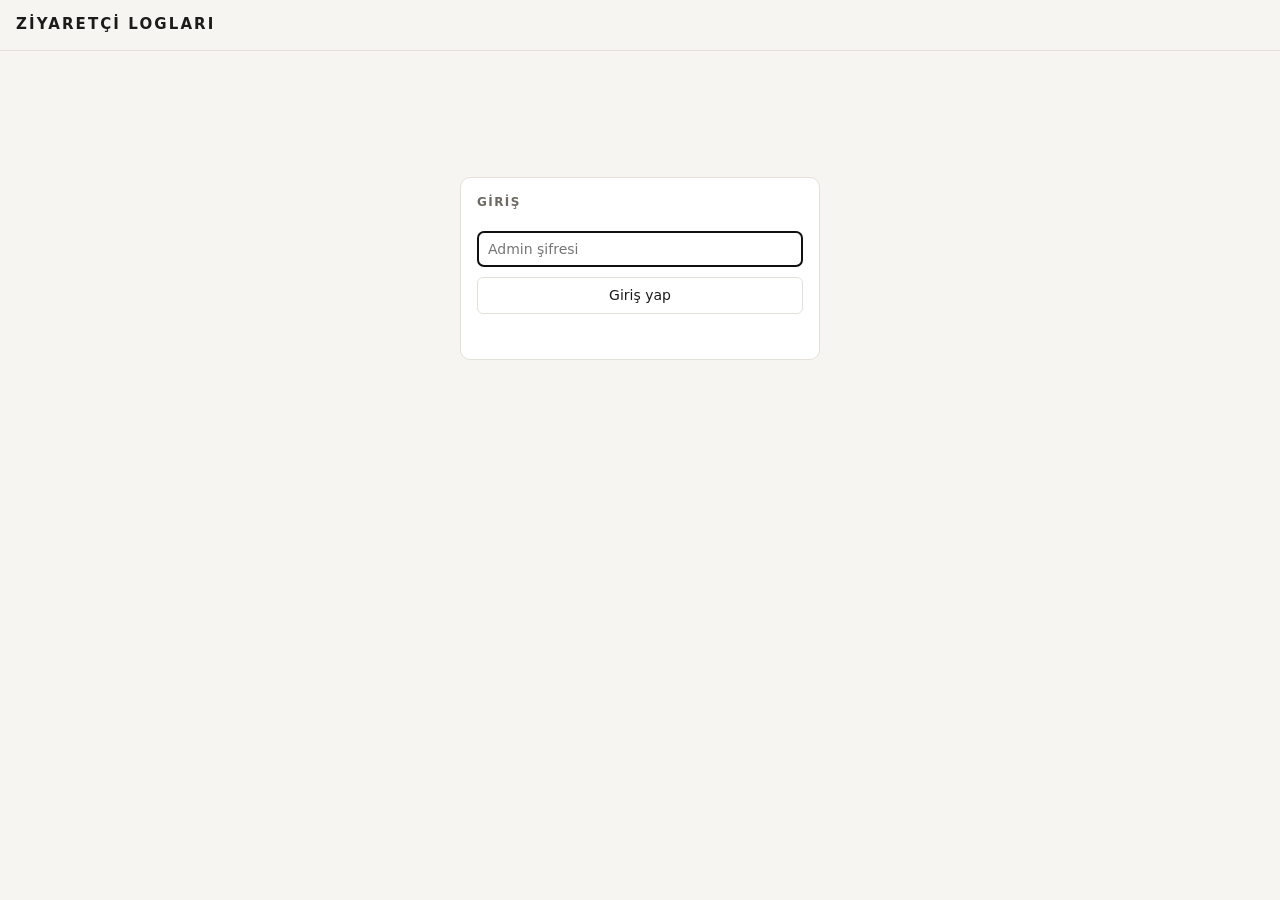
<file: vercel-frontend/admin.html>
<!doctype html>
<html lang="tr">
<head>
<meta charset="utf-8">
<meta name="viewport" content="width=device-width, initial-scale=1">
<meta name="robots" content="noindex, nofollow">
<title>Ziyaretçi Logları</title>
<style>
  :root {
    --bg: #f6f5f1; --panel: #ffffff; --ink: #1c1b19; --muted: #6d6a63; --rule: #e3e0d8;
    --accent: #8a5a2b; --tint: #f1e9df; --bar: #b98a5a; --danger: #b3261e;
  }
  @media (prefers-color-scheme: dark) {
    :root:not([data-theme="light"]) {
      --bg: #141312; --panel: #1d1c1a; --ink: #ece9e2; --muted: #9b978e; --rule: #2f2d29;
      --accent: #d9a46c; --tint: #2a241d; --bar: #b98a5a; --danger: #f2b8b5;
    }
  }
  :root[data-theme="dark"] {
    --bg: #141312; --panel: #1d1c1a; --ink: #ece9e2; --muted: #9b978e; --rule: #2f2d29;
    --accent: #d9a46c; --tint: #2a241d; --bar: #b98a5a; --danger: #f2b8b5;
  }
  * { box-sizing: border-box; }
  body { margin: 0; background: var(--bg); color: var(--ink); font: 14px/1.45 system-ui, -apple-system, "Segoe UI", sans-serif; }
  header { position: sticky; top: 0; z-index: 5; display: flex; flex-wrap: wrap; gap: 10px; align-items: center; justify-content: space-between; padding: 14px 16px; background: var(--bg); border-bottom: 1px solid var(--rule); }
  h1 { margin: 0; font-size: 15px; letter-spacing: .14em; text-transform: uppercase; }
  h2 { margin: 0 0 10px; font-size: 12px; letter-spacing: .12em; text-transform: uppercase; color: var(--muted); }
  main { max-width: 1240px; margin: 0 auto; padding: 18px 16px 80px; }
  .controls { display: flex; flex-wrap: wrap; gap: 8px; align-items: center; }
  input, select, button { font: inherit; color: var(--ink); background: var(--panel); border: 1px solid var(--rule); border-radius: 6px; padding: 7px 10px; }
  button { cursor: pointer; }
  button:hover { background: var(--tint); }
  label.check { display: inline-flex; gap: 6px; align-items: center; color: var(--muted); font-size: 13px; }
  .panel { background: var(--panel); border: 1px solid var(--rule); border-radius: 10px; padding: 16px; }
  .login { max-width: 360px; margin: 12vh auto 0; display: grid; gap: 10px; }
  .error { color: var(--danger); min-height: 1.4em; margin: 0; }
  .status { color: var(--muted); font-size: 13px; }
  .kpis { display: grid; grid-template-columns: repeat(auto-fit, minmax(150px, 1fr)); gap: 10px; margin-bottom: 14px; }
  .kpi b { display: block; font-size: 26px; font-variant-numeric: tabular-nums; }
  .kpi span { color: var(--muted); font-size: 12px; }
  .chart { display: flex; align-items: flex-end; gap: 3px; height: 120px; }
  .chart div { flex: 1; min-width: 2px; background: var(--bar); border-radius: 3px 3px 0 0; }
  .chart-axis { display: flex; justify-content: space-between; color: var(--muted); font-size: 11px; margin-top: 6px; }
  .grid { display: grid; grid-template-columns: repeat(auto-fit, minmax(260px, 1fr)); gap: 10px; margin: 14px 0; }
  .top { list-style: none; margin: 0; padding: 0; display: grid; gap: 5px; }
  .top li { position: relative; display: flex; justify-content: space-between; gap: 10px; padding: 3px 6px; border-radius: 4px; overflow: hidden; }
  .top li i { position: absolute; inset: 0 auto 0 0; background: var(--tint); z-index: 0; }
  .top li span, .top li b { position: relative; z-index: 1; }
  .top li span { overflow: hidden; text-overflow: ellipsis; white-space: nowrap; }
  .top li b { font-variant-numeric: tabular-nums; }
  .empty { color: var(--muted); font-size: 13px; }
  .table-wrap { overflow-x: auto; }
  table { width: 100%; border-collapse: collapse; font-size: 13px; }
  th, td { text-align: left; padding: 8px; border-bottom: 1px solid var(--rule); vertical-align: top; }
  th { color: var(--muted); font-weight: 600; font-size: 12px; white-space: nowrap; }
  tr.session { cursor: pointer; }
  tr.session:hover td { background: var(--tint); }
  .tag { display: inline-block; padding: 1px 7px; border-radius: 999px; background: var(--tint); color: var(--accent); font-size: 12px; font-weight: 600; }
  .sub { color: var(--muted); font-size: 12px; }
  .detail td { background: var(--bg); }
  .meta { display: grid; grid-template-columns: repeat(auto-fit, minmax(220px, 1fr)); gap: 4px 16px; margin-bottom: 10px; word-break: break-all; }
  .timeline { list-style: none; margin: 0; padding: 0; display: grid; gap: 3px; }
  .timeline li { display: flex; gap: 10px; }
  .timeline time { color: var(--muted); font-variant-numeric: tabular-nums; min-width: 52px; }
  .more { margin-top: 10px; }
  [hidden] { display: none !important; }
</style>
</head>
<body>
<header>
  <h1>Ziyaretçi Logları</h1>
  <div class="controls" id="controls" hidden>
    <select id="range" aria-label="Zaman aralığı">
      <option value="24">Son 24 saat</option>
      <option value="168" selected>Son 7 gün</option>
      <option value="720">Son 30 gün</option>
      <option value="0">Tümü</option>
    </select>
    <input id="search" type="search" placeholder="Ara: ülke, şehir, kurum, ref, IP…" aria-label="Ara">
    <button id="refresh" type="button">Yenile</button>
    <label class="check"><input id="notrack" type="checkbox"> Bu cihazı sayma</label>
    <button id="logout" type="button">Çıkış</button>
  </div>
</header>

<main>
  <form class="panel login" id="login" hidden>
    <h2>Giriş</h2>
    <input id="password" type="password" placeholder="Admin şifresi" autocomplete="current-password" required>
    <button type="submit">Giriş yap</button>
    <p class="error" id="loginError"></p>
  </form>

  <section id="dashboard" hidden>
    <p class="status" id="status"></p>
    <div class="kpis" id="kpis"></div>
    <div class="panel">
      <h2 id="chartTitle">Oturumlar</h2>
      <div class="chart" id="chart"></div>
      <div class="chart-axis" id="chartAxis"></div>
    </div>
    <div class="grid" id="tops"></div>
    <div class="panel">
      <h2>Oturumlar <span class="sub">— satıra tıklayınca adım adım ne yaptığı açılır</span></h2>
      <div class="table-wrap">
        <table>
          <thead><tr><th>Zaman</th><th>Konum</th><th>Kurum / Ağ</th><th>Kaynak / Ref</th><th>Cihaz</th><th>Süre</th><th>Etkileşim</th></tr></thead>
          <tbody id="sessions"></tbody>
        </table>
      </div>
      <button class="more" id="more" type="button" hidden>Daha fazla göster</button>
    </div>
  </section>
</main>

<script>
(function () {
  "use strict";

  var KEY = "uu_admin_key";
  var PAGE_SIZE = 100;
  var $ = function (id) { return document.getElementById(id); };
  var events = [];
  var total = 0;
  var shown = PAGE_SIZE;
  var openSessions = {};

  function read(storage, key) { try { return window[storage].getItem(key); } catch (e) { return null; } }
  function write(storage, key, value) {
    try { value === null ? window[storage].removeItem(key) : window[storage].setItem(key, value); } catch (e) {}
  }

  function esc(value) {
    return String(value == null ? "" : value).replace(/[&<>"']/g, function (c) {
      return { "&": "&amp;", "<": "&lt;", ">": "&gt;", '"': "&quot;", "'": "&#39;" }[c];
    });
  }

  var regionNames = null;
  try { regionNames = new Intl.DisplayNames(["tr"], { type: "region" }); } catch (e) {}
  function countryName(code) {
    if (!code) return "Bilinmiyor";
    var flag = /^[A-Z]{2}$/.test(code) ? code.replace(/./g, function (c) { return String.fromCodePoint(127397 + c.charCodeAt(0)); }) + " " : "";
    var name = code;
    try { name = regionNames ? regionNames.of(code) : code; } catch (e) {}
    return flag + name;
  }

  function device(ua) {
    if (!ua) return "Bilinmiyor";
    var os = /iPhone|iPad|iPod/.test(ua) ? "iOS" : /Android/.test(ua) ? "Android" : /Windows/.test(ua) ? "Windows"
      : /Mac OS X/.test(ua) ? "macOS" : /Linux/.test(ua) ? "Linux" : "Diğer";
    var browser = /Edg\//.test(ua) ? "Edge" : /OPR\//.test(ua) ? "Opera" : /SamsungBrowser/.test(ua) ? "Samsung"
      : /Chrome\//.test(ua) ? "Chrome" : /Firefox\//.test(ua) ? "Firefox" : /Safari\//.test(ua) ? "Safari" : "Diğer";
    var kind = /Mobi|iPhone|Android.*Mobile/.test(ua) ? "Mobil" : /iPad|Tablet|Android/.test(ua) ? "Tablet" : "Masaüstü";
    return kind + " · " + os + " · " + browser;
  }

  function source(referrer) {
    if (!referrer) return "Doğrudan";
    try {
      var host = new URL(referrer).hostname.replace(/^www\./, "");
      return host === location.hostname.replace(/^www\./, "") ? "Doğrudan" : host;
    } catch (e) { return "Doğrudan"; }
  }

  function duration(sec) {
    if (!sec) return "—";
    var m = Math.floor(sec / 60);
    return m ? m + " dk " + (sec % 60) + " sn" : sec + " sn";
  }

  function viewTarget(hash) {
    var match = /^#project-([^/]+)(?:\/report-(.+))?$/.exec(hash || "");
    if (!match) return hash ? "Bölüm: " + hash : "";
    return match[2] ? "Rapor: " + match[1] + " → " + match[2] : "Proje: " + match[1];
  }

  function describe(e) {
    if (e.type === "pageview") return "Siteye girdi" + (e.hash ? " (" + viewTarget(e.hash) + ")" : "");
    if (e.type === "view") return "Açtı → " + viewTarget(e.hash);
    if (e.type === "click") {
      var host = "";
      try { host = e.href ? new URL(e.href).hostname : ""; } catch (err) {}
      return "Tıkladı: " + (e.label || "(etiketsiz)") + (host && host !== location.hostname ? " → " + host : "");
    }
    if (e.type === "leave") return "Sekmeden çıktı (aktif " + duration(e.dur) + ", kaydırma %" + (e.scroll || 0) + ")";
    return e.type;
  }

  function isCvDownload(e) { return e.type === "click" && /^download:/.test(e.label || "") && /cv|resume/i.test(e.label + " " + (e.href || "")); }

  function buildSessions(list) {
    var bySid = {};
    list.forEach(function (e) {
      var sid = e.sid || e.vid || "?";
      (bySid[sid] = bySid[sid] || []).push(e);
    });
    return Object.keys(bySid).map(function (sid) {
      var evs = bySid[sid].sort(function (a, b) { return a.t - b.t; });
      var first = evs.filter(function (e) { return e.type === "pageview"; })[0] || evs[0];
      var dur = 0;
      evs.forEach(function (e) { if (e.type === "leave" && e.dur > dur) dur = e.dur; });
      return {
        sid: sid, vid: first.vid || "", start: evs[0].t, events: evs, first: first, dur: dur,
        country: first.country || "", city: first.city || "", region: first.region || "",
        org: first.org || "", ip: first.ip || "", ref: first.ref || "", source: source(first.referrer),
        device: device(first.ua), isNew: !!first.isNew,
        actions: evs.filter(function (e) { return e.type === "click" || e.type === "view"; }).length,
        cv: evs.some(isCvDownload)
      };
    }).sort(function (a, b) { return b.start - a.start; });
  }

  function matches(session, query) {
    if (!query) return true;
    var haystack = [session.country, countryName(session.country), session.city, session.region, session.org, session.ip,
      session.ref, session.source, session.device, session.vid].concat(session.events.map(describe)).join(" ").toLowerCase();
    return haystack.indexOf(query) !== -1;
  }

  function topList(title, sessions, keyFn) {
    var counts = {};
    sessions.forEach(function (s) {
      var keys = keyFn(s);
      (Array.isArray(keys) ? keys : [keys]).filter(Boolean).forEach(function (k) { counts[k] = (counts[k] || 0) + 1; });
    });
    var rows = Object.keys(counts).map(function (k) { return [k, counts[k]]; })
      .sort(function (a, b) { return b[1] - a[1]; }).slice(0, 10);
    var max = rows.length ? rows[0][1] : 1;
    var body = rows.length ? "<ul class=\"top\">" + rows.map(function (r) {
      return "<li title=\"" + esc(r[0]) + "\"><i style=\"width:" + Math.round(r[1] / max * 100) + "%\"></i><span>" + esc(r[0]) + "</span><b>" + r[1] + "</b></li>";
    }).join("") + "</ul>" : "<p class=\"empty\">Veri yok</p>";
    return "<div class=\"panel\"><h2>" + esc(title) + "</h2>" + body + "</div>";
  }

  function unique(values) {
    var seen = {};
    return values.filter(function (v) { if (!v || seen[v]) return false; seen[v] = true; return true; });
  }

  function renderChart(sessions, hours) {
    var hourly = hours === 24;
    var buckets = hourly ? 24 : Math.min(hours ? hours / 24 : 30, 30);
    var step = hourly ? 3600000 : 86400000;
    var now = new Date();
    var end = hourly ? new Date(now.getFullYear(), now.getMonth(), now.getDate(), now.getHours() + 1).getTime()
      : new Date(now.getFullYear(), now.getMonth(), now.getDate() + 1).getTime();
    var start = end - buckets * step;
    var counts = new Array(buckets).fill(0);
    sessions.forEach(function (s) {
      var i = Math.floor((s.start - start) / step);
      if (i >= 0 && i < buckets) counts[i]++;
    });
    var max = Math.max.apply(null, counts.concat(1));
    $("chartTitle").textContent = hourly ? "Saatlik oturumlar" : "Günlük oturumlar (son " + buckets + " gün)";
    $("chart").innerHTML = counts.map(function (c, i) {
      var label = new Date(start + i * step).toLocaleString("tr-TR", hourly ? { hour: "2-digit", minute: "2-digit" } : { day: "numeric", month: "short" });
      return "<div title=\"" + esc(label + ": " + c + " oturum") + "\" style=\"height:" + Math.max(c / max * 100, c ? 4 : 1) + "%\"></div>";
    }).join("");
    var fmt = hourly ? { hour: "2-digit", minute: "2-digit" } : { day: "numeric", month: "short" };
    $("chartAxis").innerHTML = "<span>" + esc(new Date(start).toLocaleString("tr-TR", fmt)) + "</span><span>" + esc(new Date(end - step).toLocaleString("tr-TR", fmt)) + "</span>";
  }

  function sessionRow(s, visitsByVid) {
    var when = new Date(s.start).toLocaleString("tr-TR", { day: "2-digit", month: "short", hour: "2-digit", minute: "2-digit" });
    var visits = visitsByVid[s.vid] || 1;
    var badges = (s.isNew ? "<span class=\"tag\">yeni</span> " : visits > 1 ? "<span class=\"tag\">" + visits + ". ziyaret</span> " : "") +
      (s.cv ? "<span class=\"tag\">CV indirdi</span>" : "");
    var row = "<tr class=\"session\" data-sid=\"" + esc(s.sid) + "\">" +
      "<td>" + esc(when) + "<div>" + badges + "</div></td>" +
      "<td>" + esc(countryName(s.country)) + "<div class=\"sub\">" + esc([s.city, s.region].filter(Boolean).join(", ")) + "</div></td>" +
      "<td>" + esc(s.org || "—") + "</td>" +
      "<td>" + esc(s.source) + (s.ref ? "<div><span class=\"tag\">ref: " + esc(s.ref) + "</span></div>" : "") + "</td>" +
      "<td>" + esc(s.device) + "</td>" +
      "<td>" + esc(duration(s.dur)) + "</td>" +
      "<td>" + s.actions + "</td></tr>";
    if (!openSessions[s.sid]) return row;
    var f = s.first;
    var meta = [["IP", s.ip], ["Ziyaretçi ID", s.vid], ["Dil", f.lang], ["Saat dilimi", f.tz], ["Ekran", f.screen],
      ["Referrer", f.referrer], ["Tarayıcı", f.ua]].filter(function (m) { return m[1]; })
      .map(function (m) { return "<div><span class=\"sub\">" + esc(m[0]) + ":</span> " + esc(m[1]) + "</div>"; }).join("");
    var timeline = s.events.map(function (e) {
      var offset = Math.round((e.t - s.start) / 1000);
      return "<li><time>+" + esc(offset >= 60 ? Math.floor(offset / 60) + "dk" + (offset % 60) + "s" : offset + "s") + "</time><span>" + esc(describe(e)) + "</span></li>";
    }).join("");
    return row + "<tr class=\"detail\"><td colspan=\"7\"><div class=\"meta\">" + meta + "</div><ul class=\"timeline\">" + timeline + "</ul></td></tr>";
  }

  function render() {
    var hours = Number($("range").value);
    var cutoff = hours ? Date.now() - hours * 3600000 : 0;
    var query = $("search").value.trim().toLowerCase();
    var allSessions = buildSessions(events);
    var visitsByVid = {};
    allSessions.slice().reverse().forEach(function (s) { visitsByVid[s.vid] = (visitsByVid[s.vid] || 0) + 1; });
    var sessions = buildSessions(events.filter(function (e) { return e.t >= cutoff; }))
      .filter(function (s) { return matches(s, query); });

    var visitors = unique(sessions.map(function (s) { return s.vid; })).length;
    var views = sessions.reduce(function (n, s) { return n + s.events.filter(function (e) { return e.type === "pageview" || e.type === "view"; }).length; }, 0);
    var timed = sessions.filter(function (s) { return s.dur; });
    var avg = timed.length ? Math.round(timed.reduce(function (n, s) { return n + s.dur; }, 0) / timed.length) : 0;
    var kpis = [
      [visitors, "Tekil ziyaretçi"], [sessions.length, "Oturum"], [views, "Görüntüleme"],
      [sessions.filter(function (s) { return s.cv; }).length, "CV indiren oturum"],
      [duration(avg), "Ort. aktif süre"],
      [unique(sessions.map(function (s) { return s.org; })).length, "Farklı kurum / ağ"]
    ];
    $("kpis").innerHTML = kpis.map(function (k) { return "<div class=\"panel kpi\"><b>" + esc(k[0]) + "</b><span>" + esc(k[1]) + "</span></div>"; }).join("");

    renderChart(sessions, hours);

    function eventsOf(s, type, fn) { return unique(s.events.filter(function (e) { return e.type === type; }).map(fn)); }
    $("tops").innerHTML = [
      topList("Ülkeler", sessions, function (s) { return countryName(s.country); }),
      topList("Şehirler", sessions, function (s) { return s.city ? s.city + (s.country ? ", " + s.country : "") : ""; }),
      topList("Kurum / Ağ", sessions, function (s) { return s.org; }),
      topList("Kaynak siteler", sessions, function (s) { return s.source; }),
      topList("Ref linkleri", sessions, function (s) { return s.ref; }),
      topList("Açılan projeler / raporlar", sessions, function (s) { return eventsOf(s, "view", function (e) { return viewTarget(e.hash); }); }),
      topList("Tıklamalar", sessions, function (s) { return eventsOf(s, "click", function (e) { return e.label; }); }),
      topList("Cihazlar", sessions, function (s) { return s.device; })
    ].join("");

    $("sessions").innerHTML = sessions.length
      ? sessions.slice(0, shown).map(function (s) { return sessionRow(s, visitsByVid); }).join("")
      : "<tr><td colspan=\"7\" class=\"empty\">Bu aralıkta kayıt yok.</td></tr>";
    $("more").hidden = sessions.length <= shown;
    $("status").textContent = "Veritabanında toplam " + total + " olay var; " + events.length + " tanesi yüklendi. Son güncelleme: " +
      new Date().toLocaleTimeString("tr-TR");
  }

  function showLogin(message) {
    $("login").hidden = false;
    $("dashboard").hidden = true;
    $("controls").hidden = true;
    $("loginError").textContent = message || "";
    $("password").focus();
  }

  function load() {
    var key = read("sessionStorage", KEY);
    if (!key) return showLogin();
    $("status").textContent = "Yükleniyor…";
    fetch("/api/stats?limit=10000", { headers: { "x-admin-key": key }, cache: "no-store" })
      .then(function (res) {
        if (res.status === 401 || res.status === 429) {
          write("sessionStorage", KEY, null);
          showLogin(res.status === 401 ? "Şifre hatalı." : "Çok fazla hatalı deneme. 15 dakika sonra tekrar dene.");
          return null;
        }
        if (res.status === 503) throw new Error("Vercel'de ADMIN_PASSWORD ortam değişkeni tanımlı değil.");
        if (!res.ok) throw new Error("Loglar okunamadı (" + res.status + "). Redis bağlantısını kontrol et.");
        return res.json();
      })
      .then(function (data) {
        if (!data) return;
        events = data.events || [];
        total = data.total || 0;
        $("login").hidden = true;
        $("dashboard").hidden = false;
        $("controls").hidden = false;
        render();
      })
      .catch(function (err) {
        $("login").hidden = true;
        $("dashboard").hidden = false;
        $("controls").hidden = false;
        $("status").textContent = err.message;
      });
  }

  $("login").addEventListener("submit", function (e) {
    e.preventDefault();
    write("sessionStorage", KEY, $("password").value);
    write("localStorage", "uu_notrack", "1");
    $("notrack").checked = true;
    $("password").value = "";
    load();
  });
  $("logout").addEventListener("click", function () { write("sessionStorage", KEY, null); showLogin(); });
  $("refresh").addEventListener("click", load);
  $("range").addEventListener("change", function () { shown = PAGE_SIZE; render(); });
  $("search").addEventListener("input", function () { shown = PAGE_SIZE; render(); });
  $("more").addEventListener("click", function () { shown += PAGE_SIZE; render(); });
  $("notrack").checked = read("localStorage", "uu_notrack") === "1";
  $("notrack").addEventListener("change", function () { write("localStorage", "uu_notrack", this.checked ? "1" : null); });
  $("sessions").addEventListener("click", function (e) {
    var row = e.target.closest("tr.session");
    if (!row) return;
    var sid = row.getAttribute("data-sid");
    openSessions[sid] = !openSessions[sid];
    render();
  });

  load();
})();
</script>
</body>
</html>
</file>
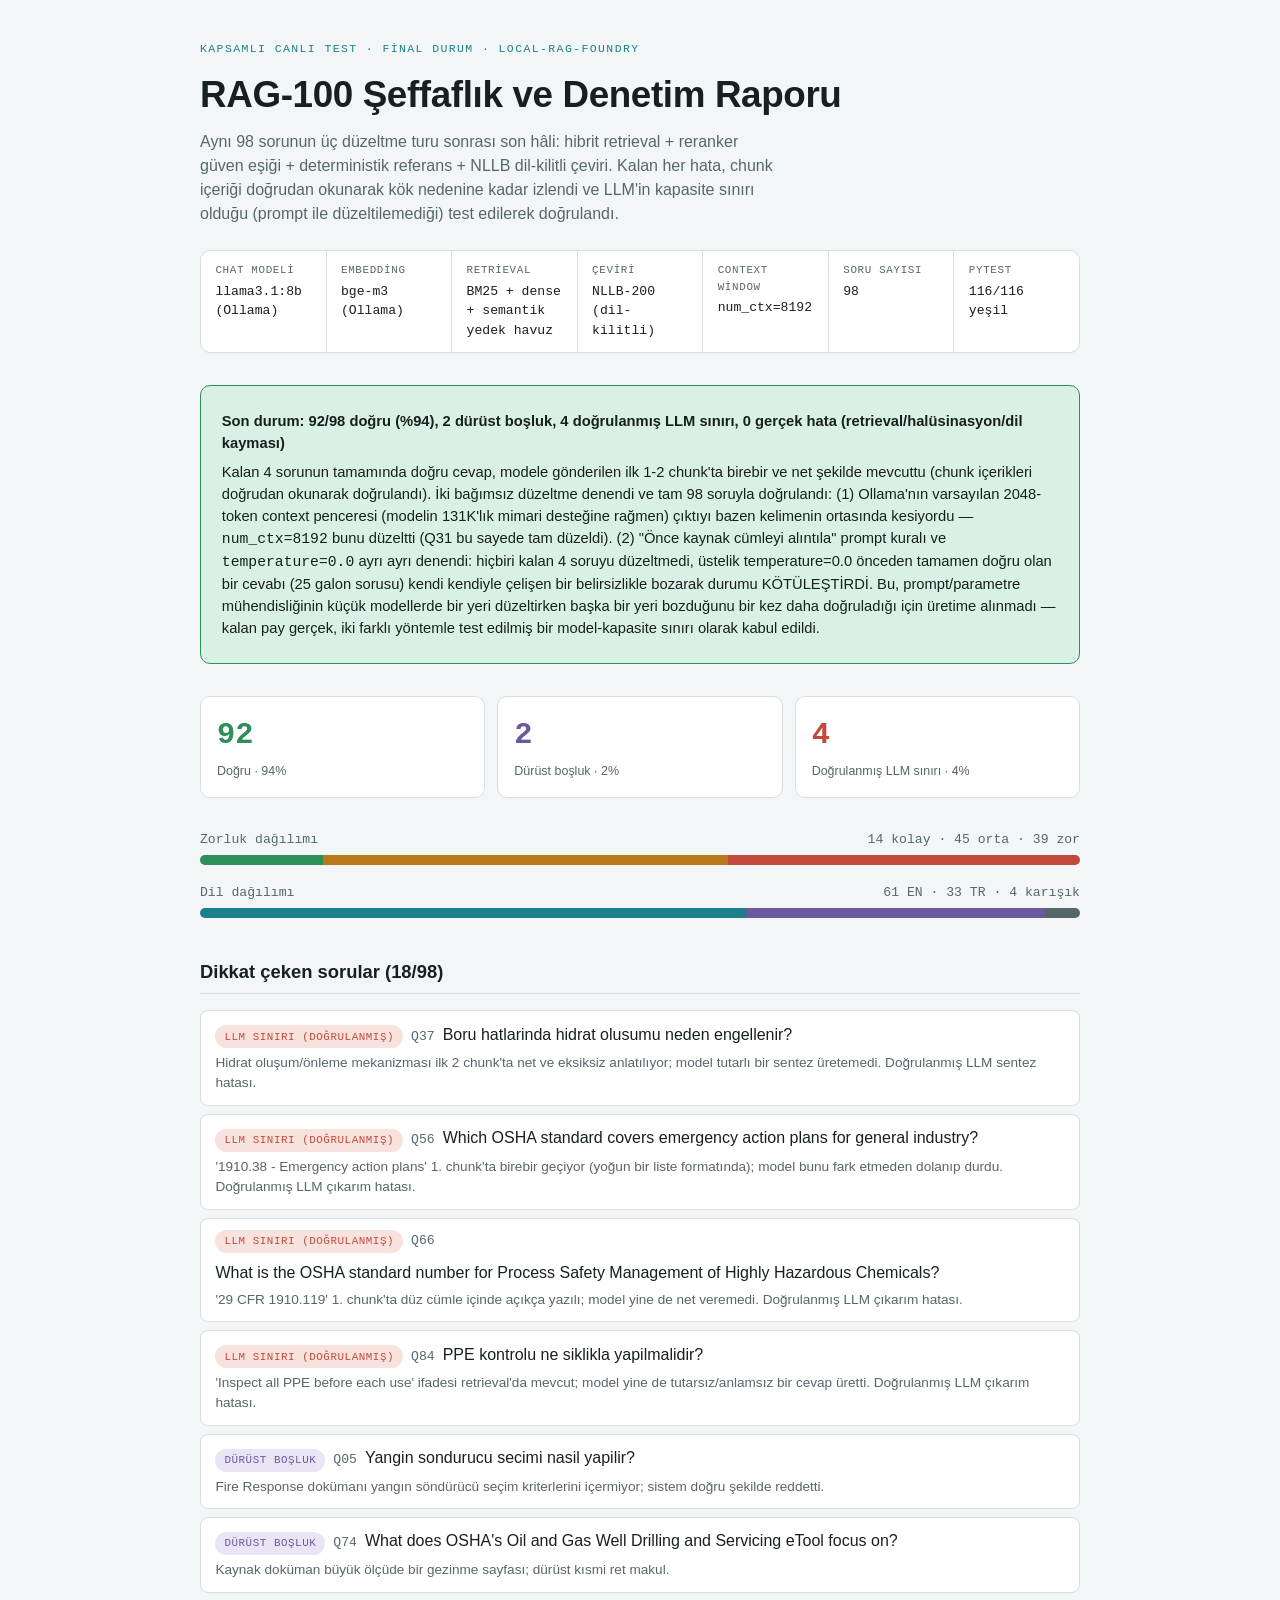
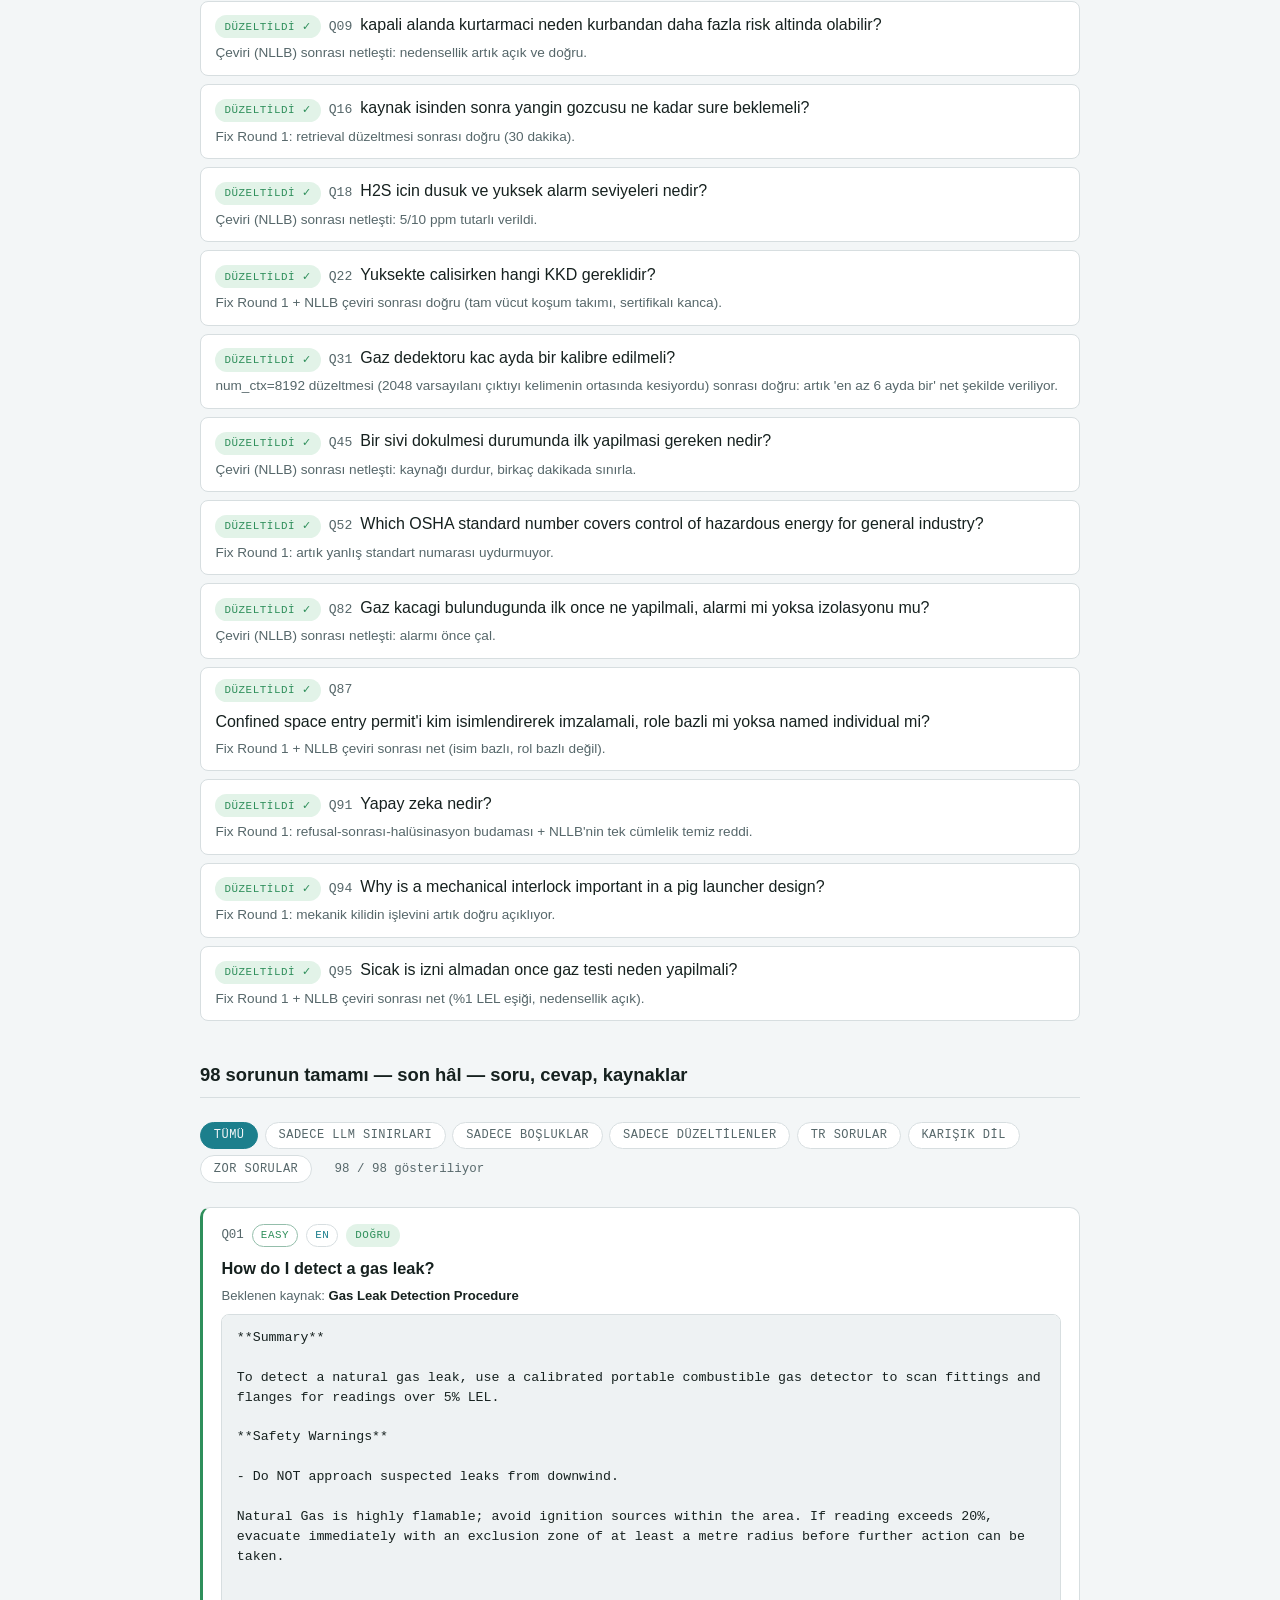
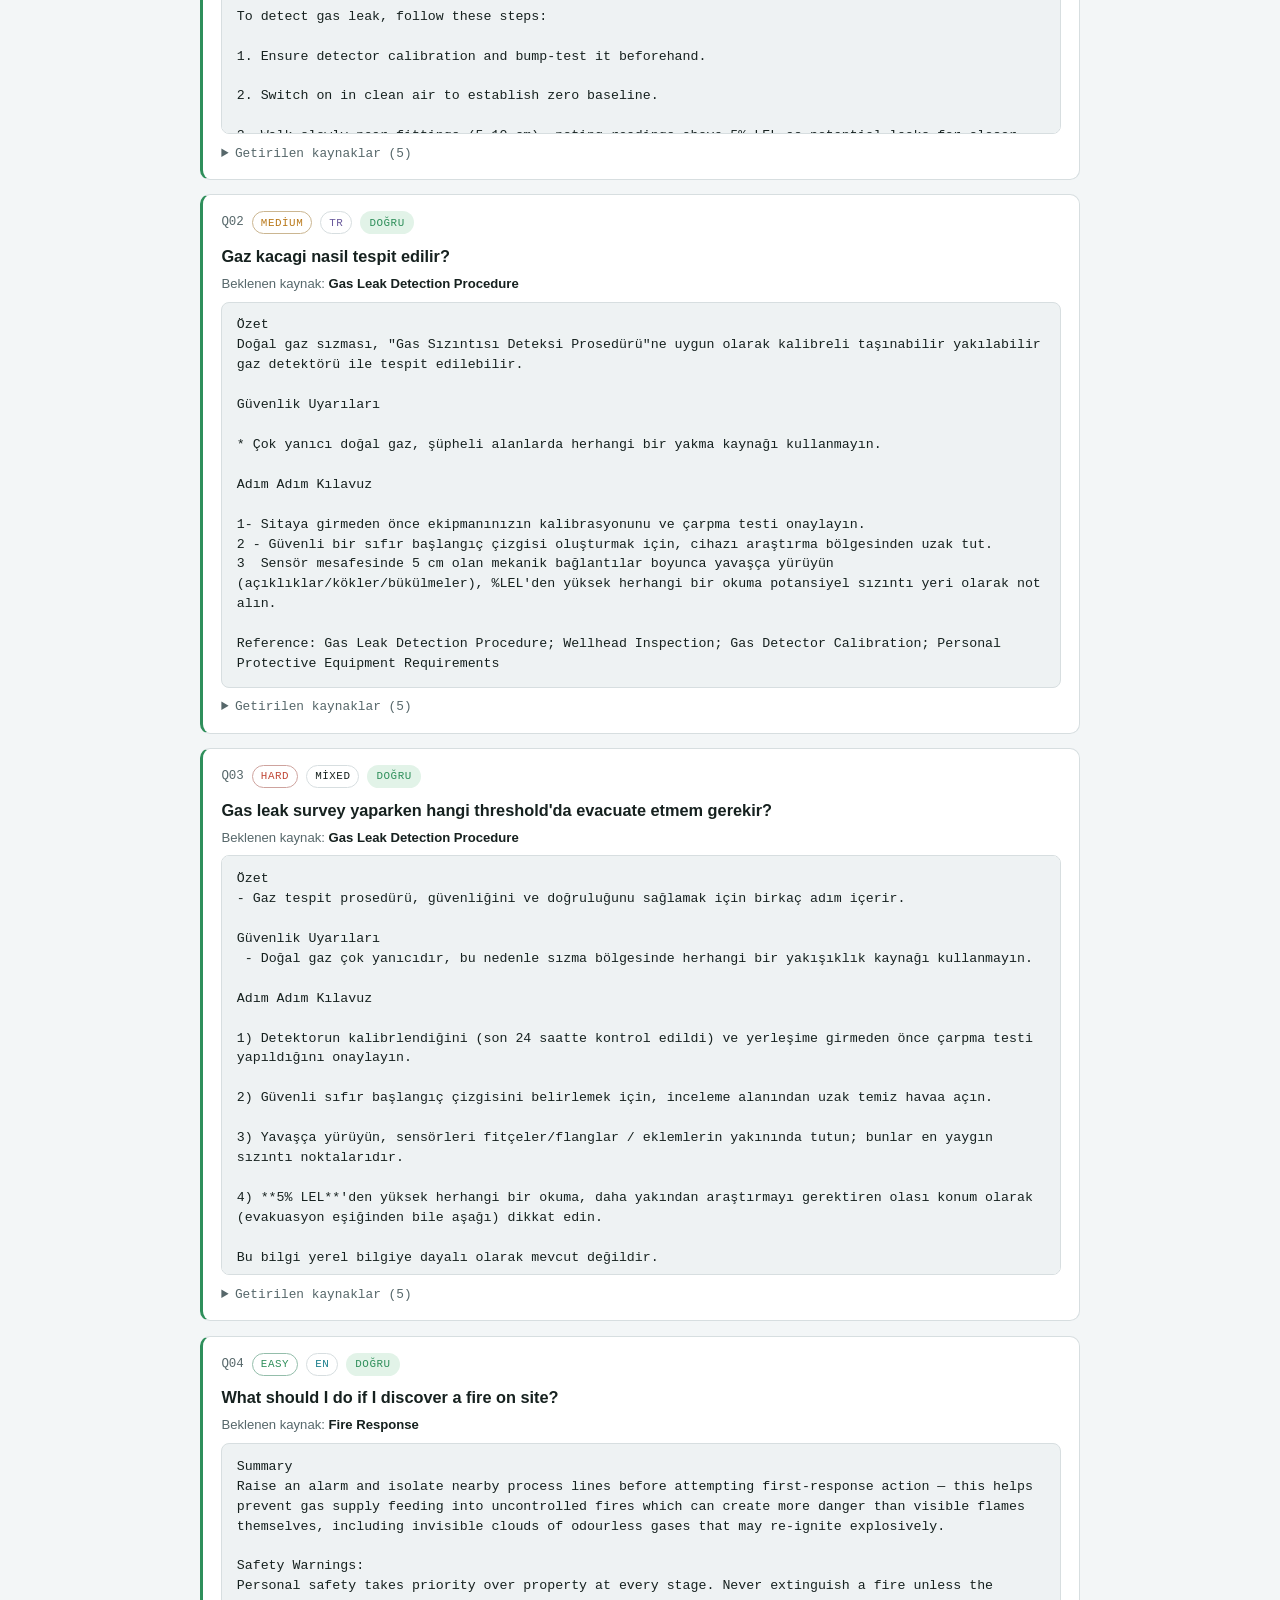
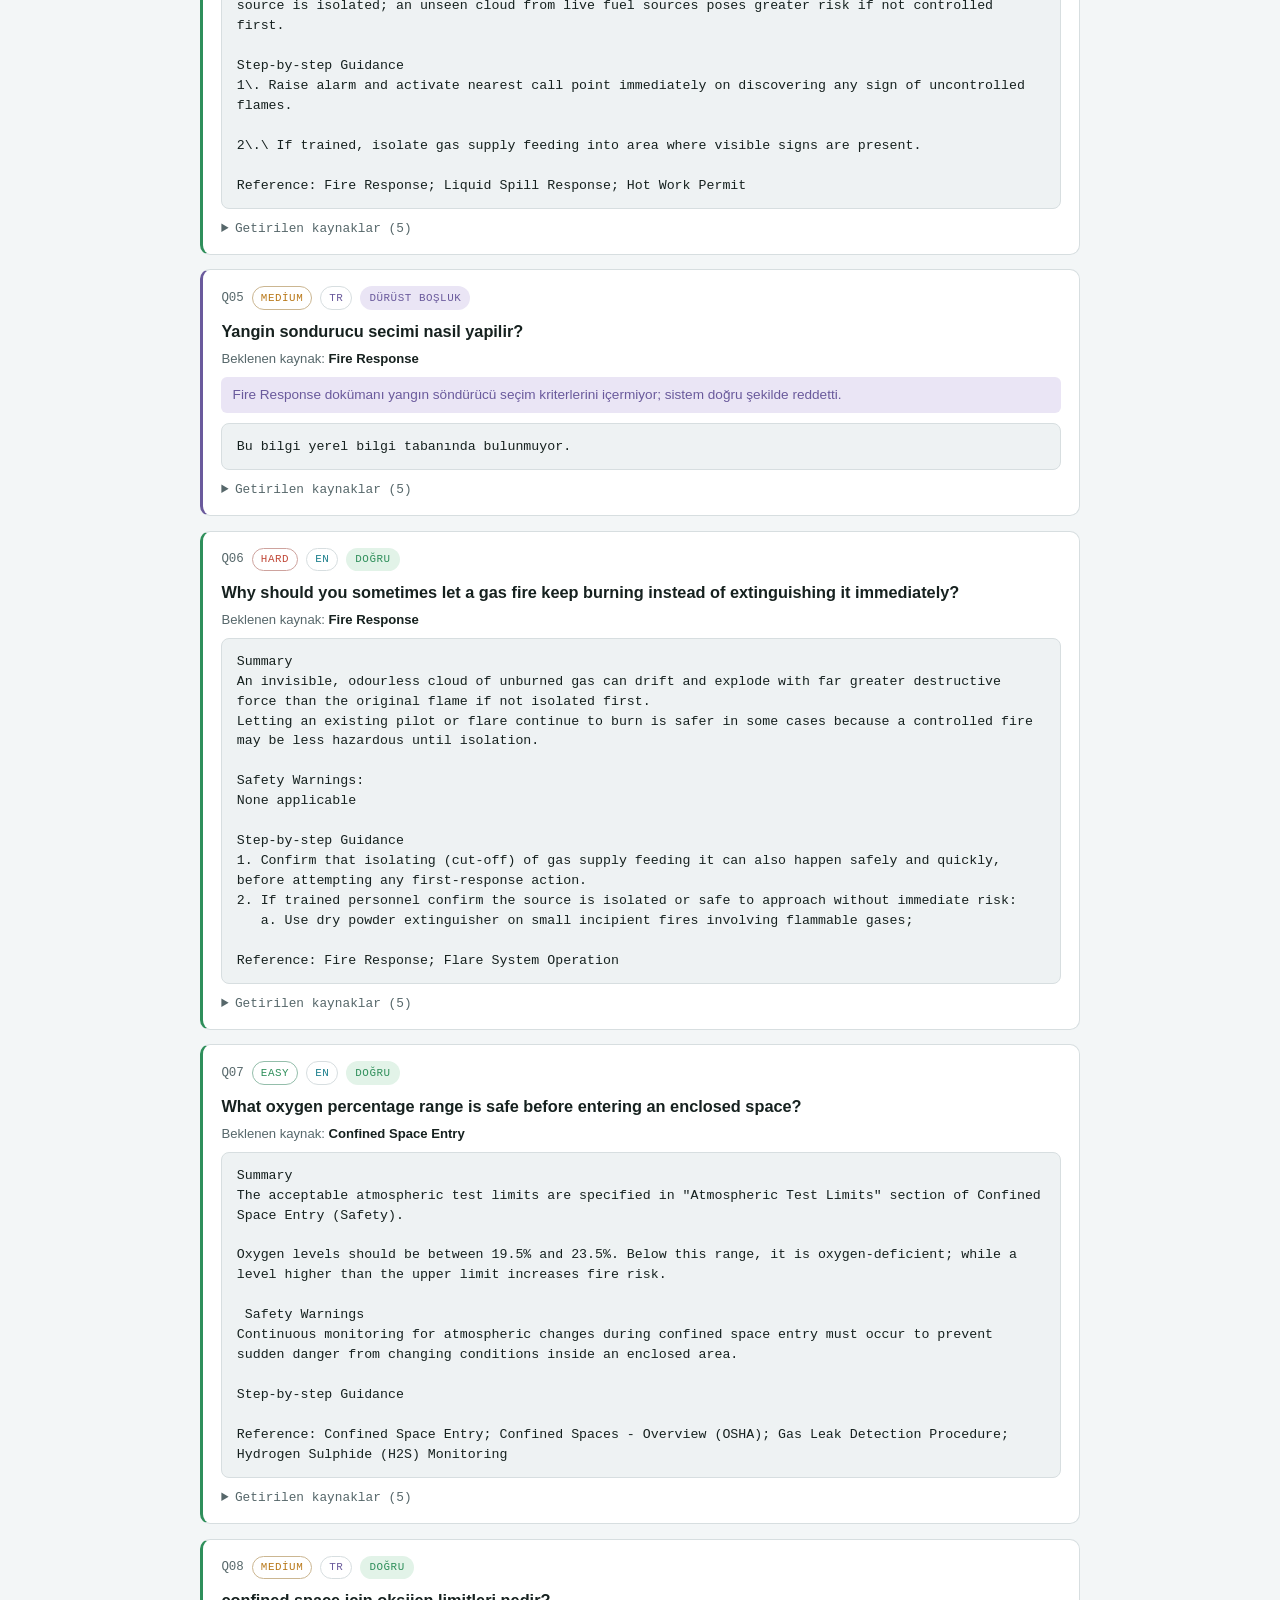
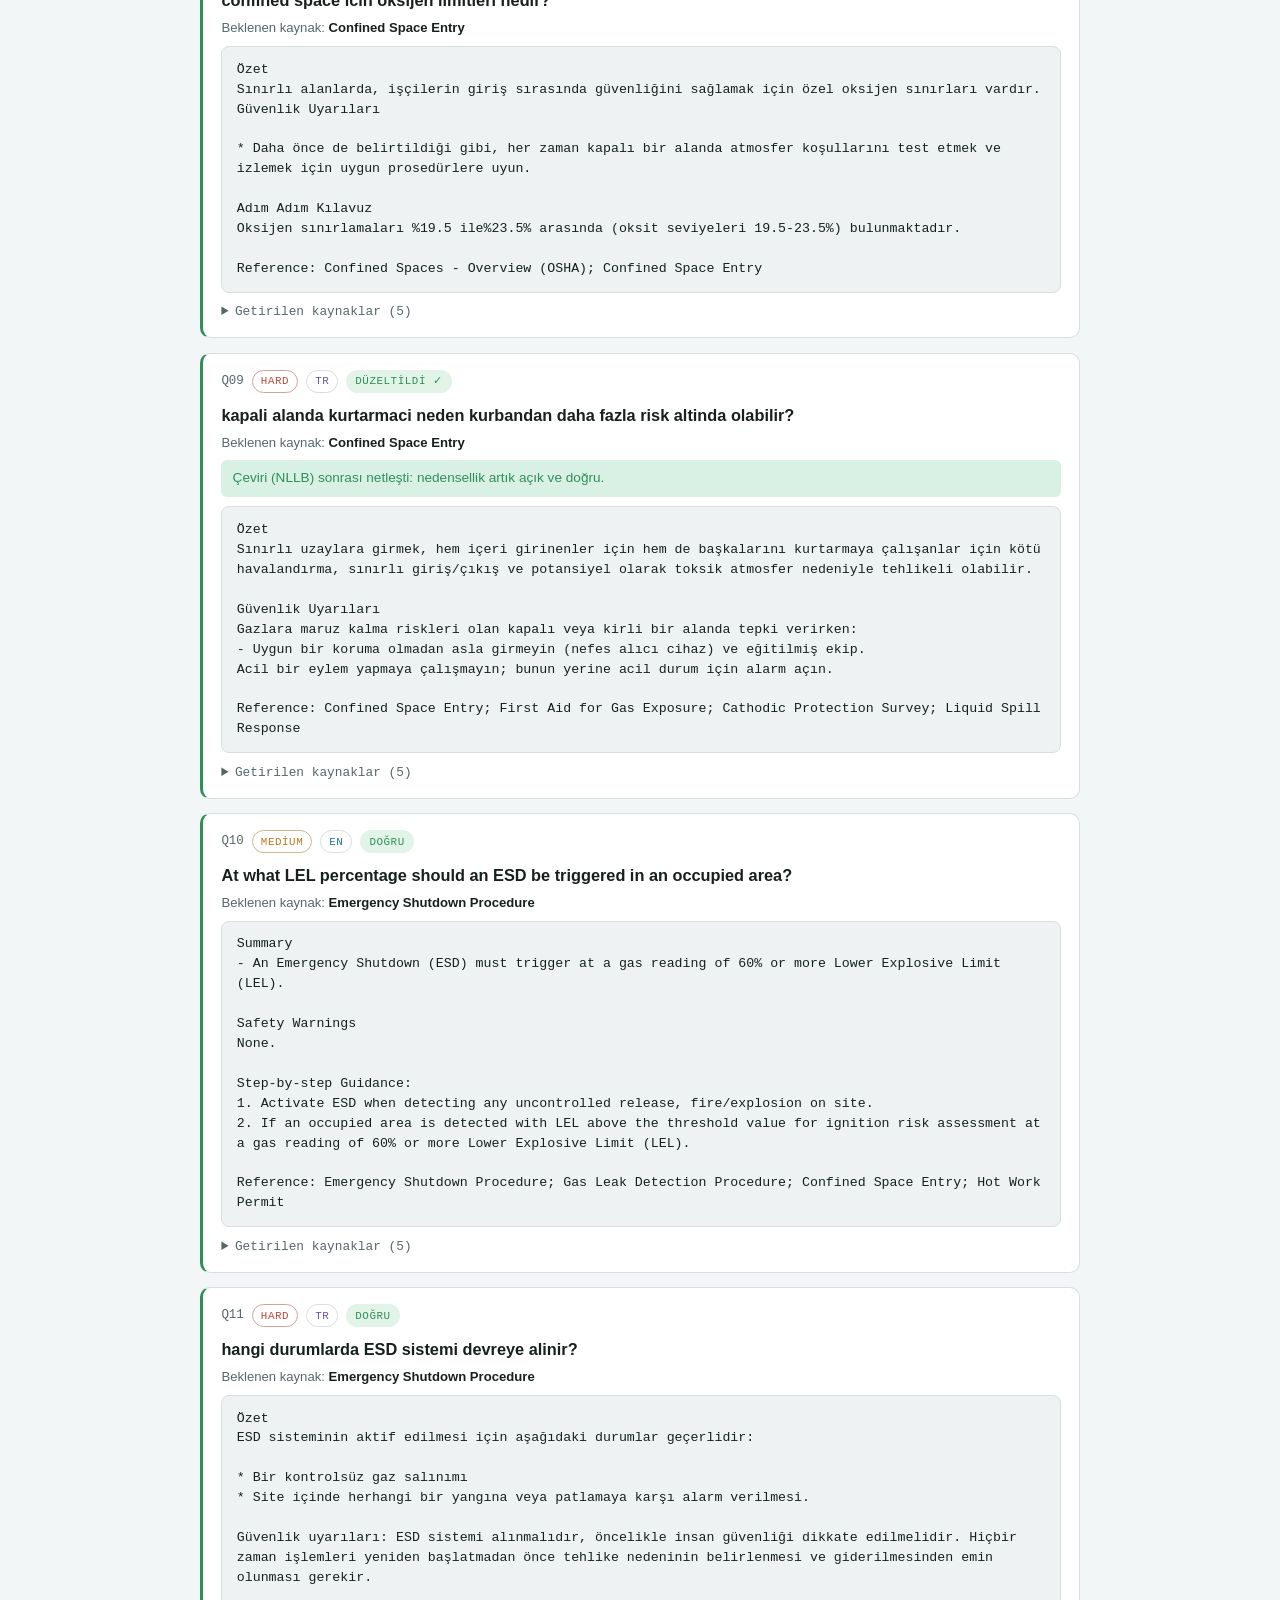
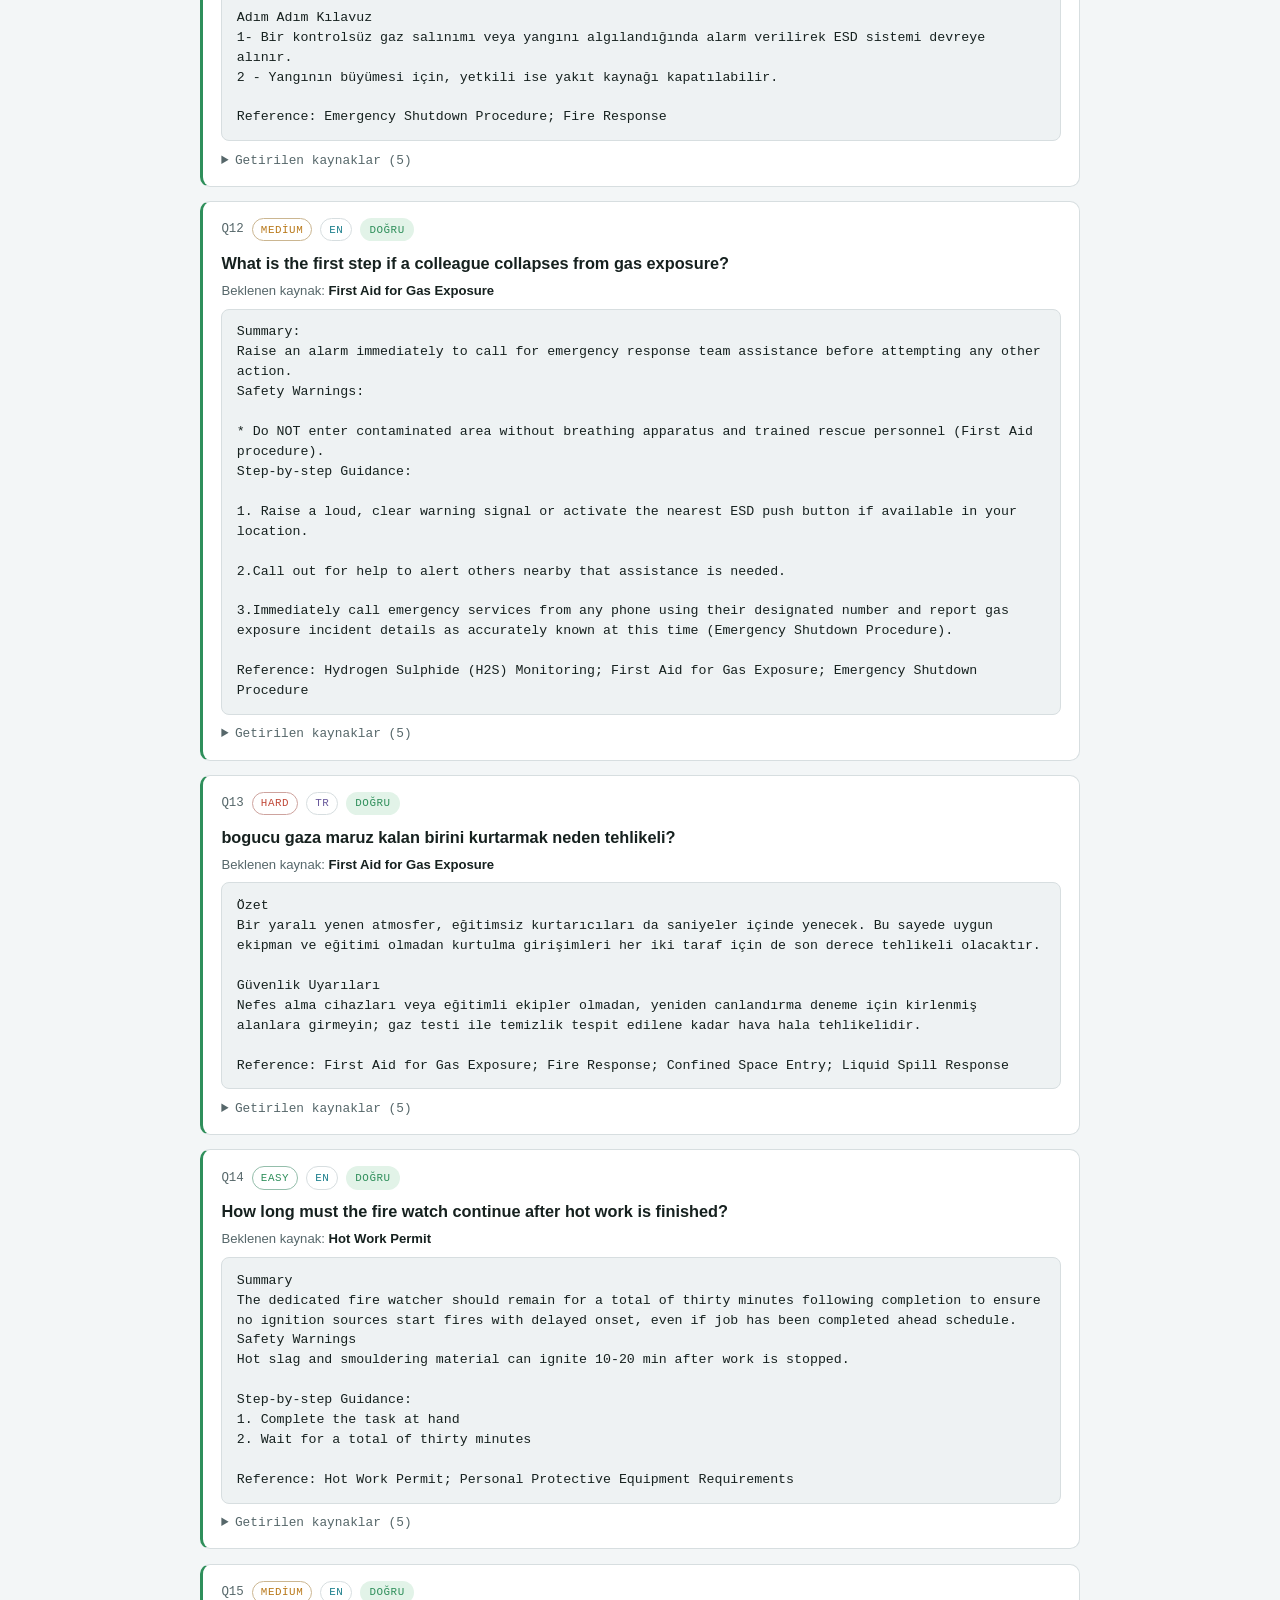
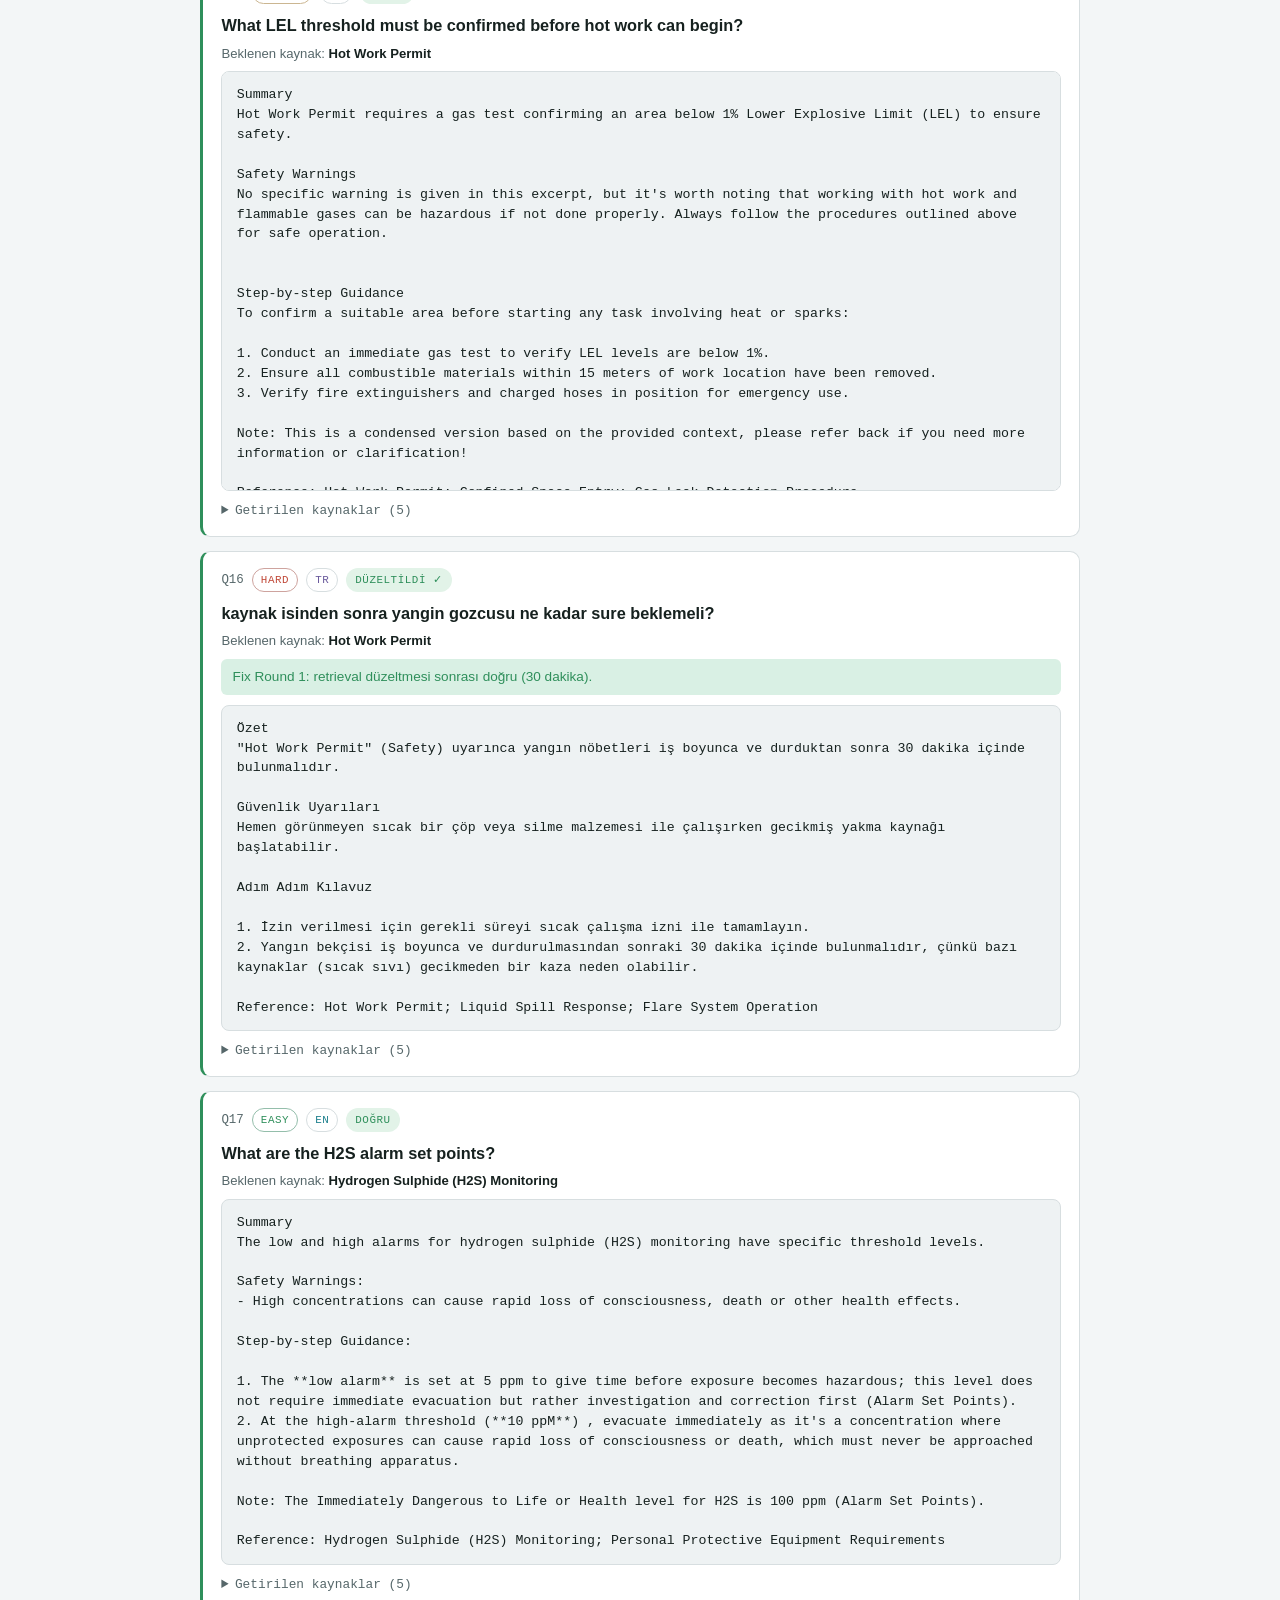
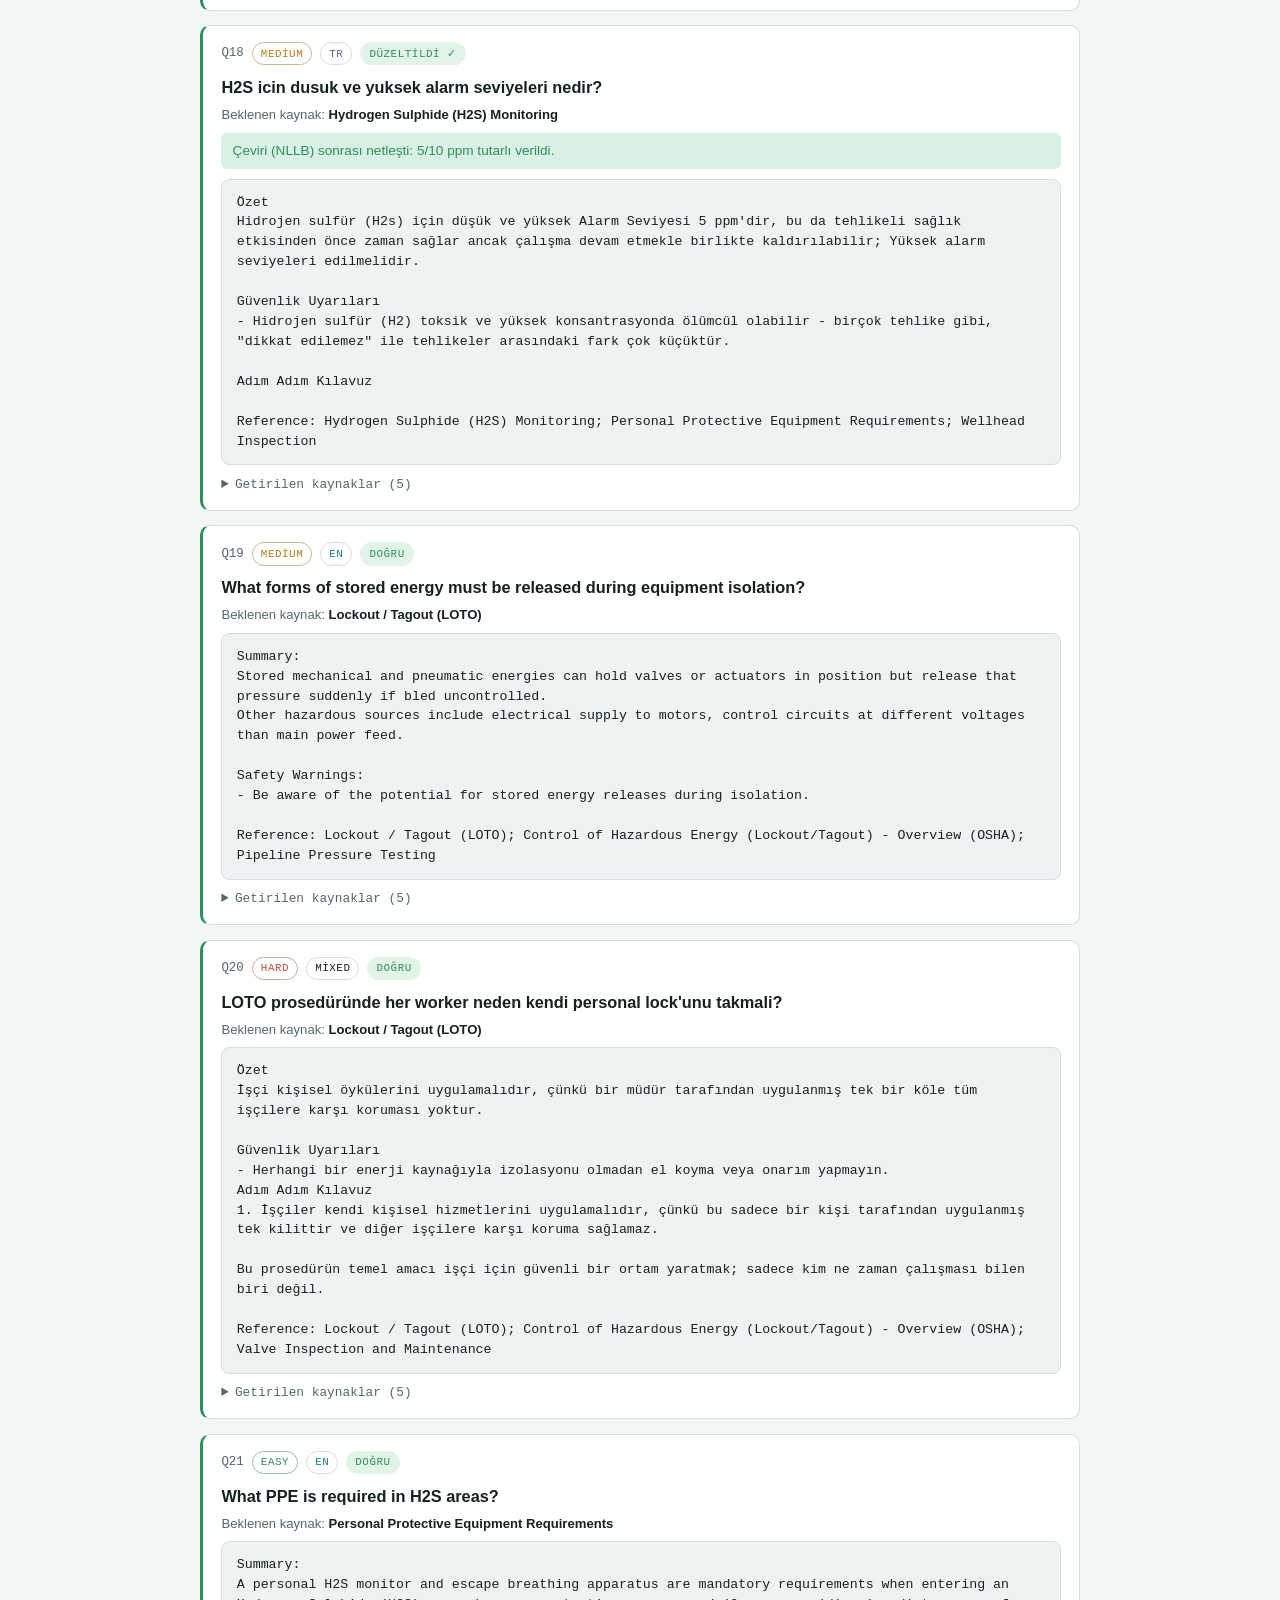
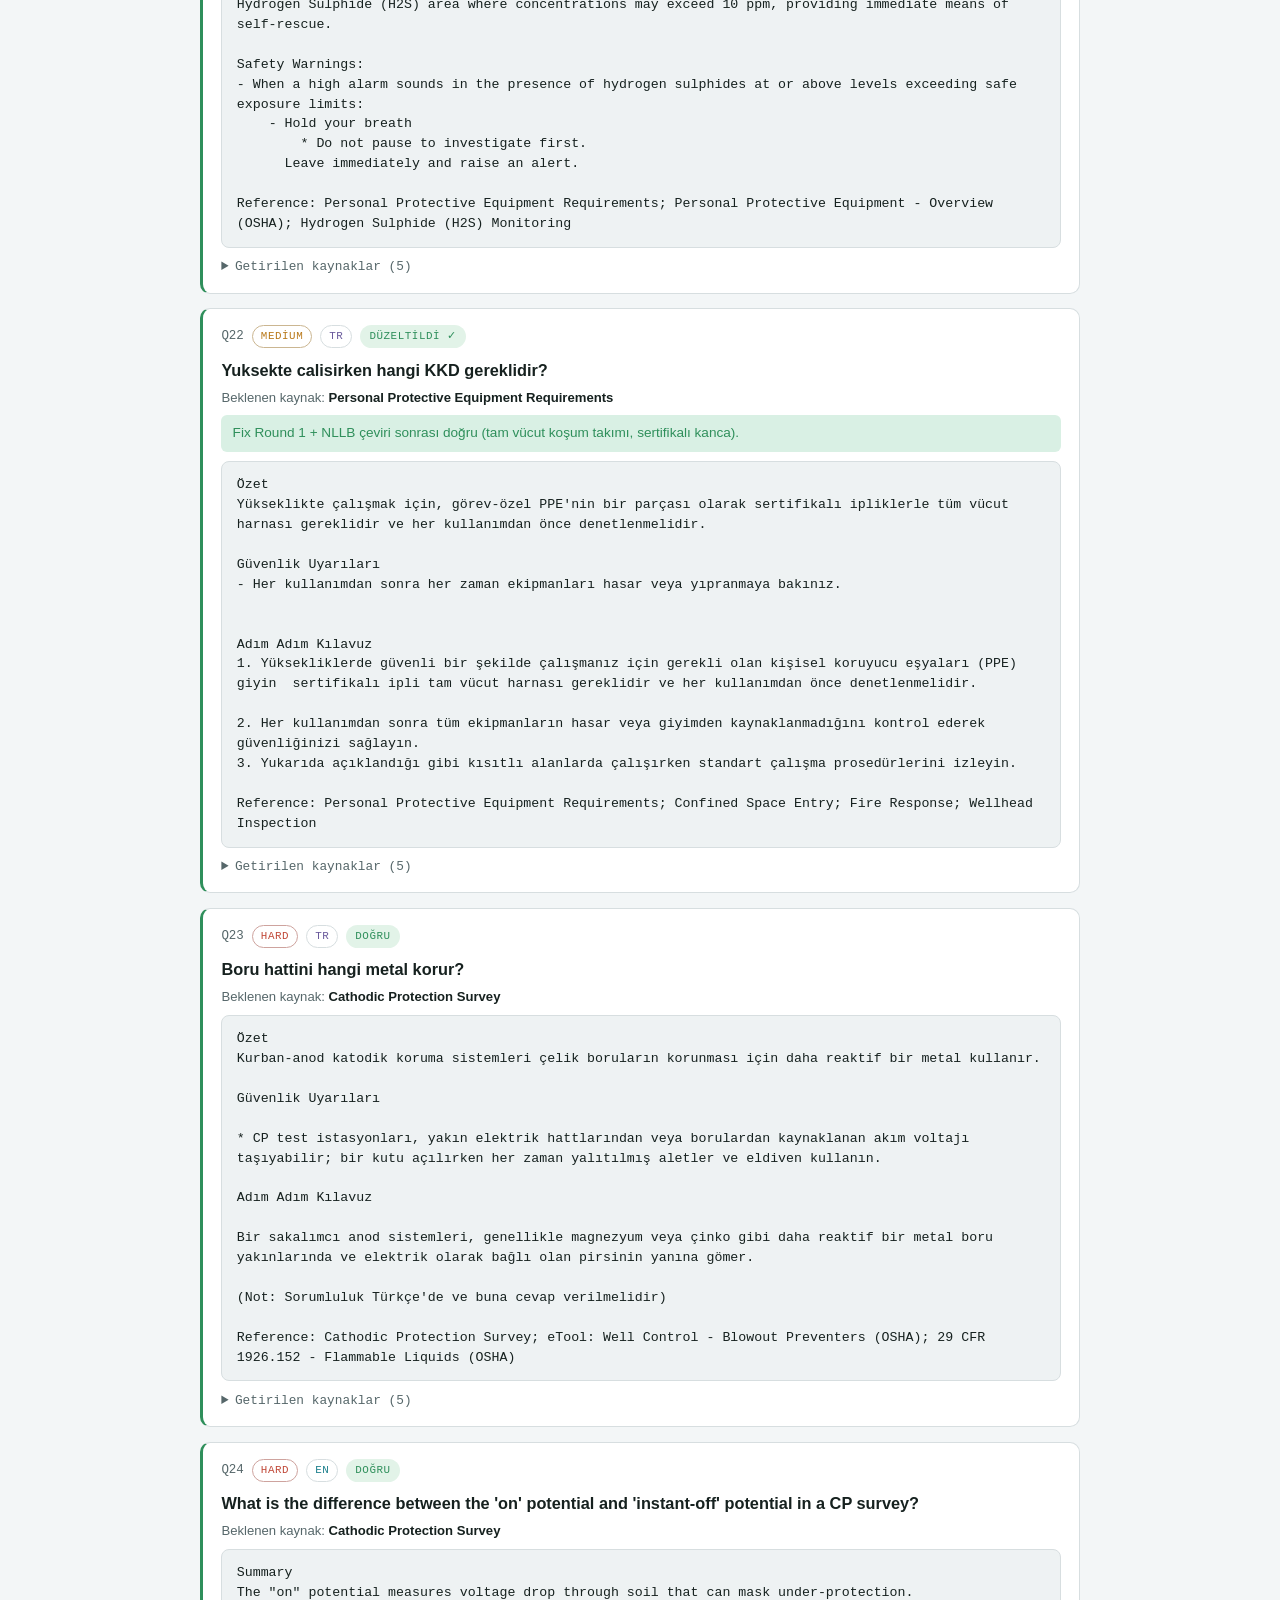
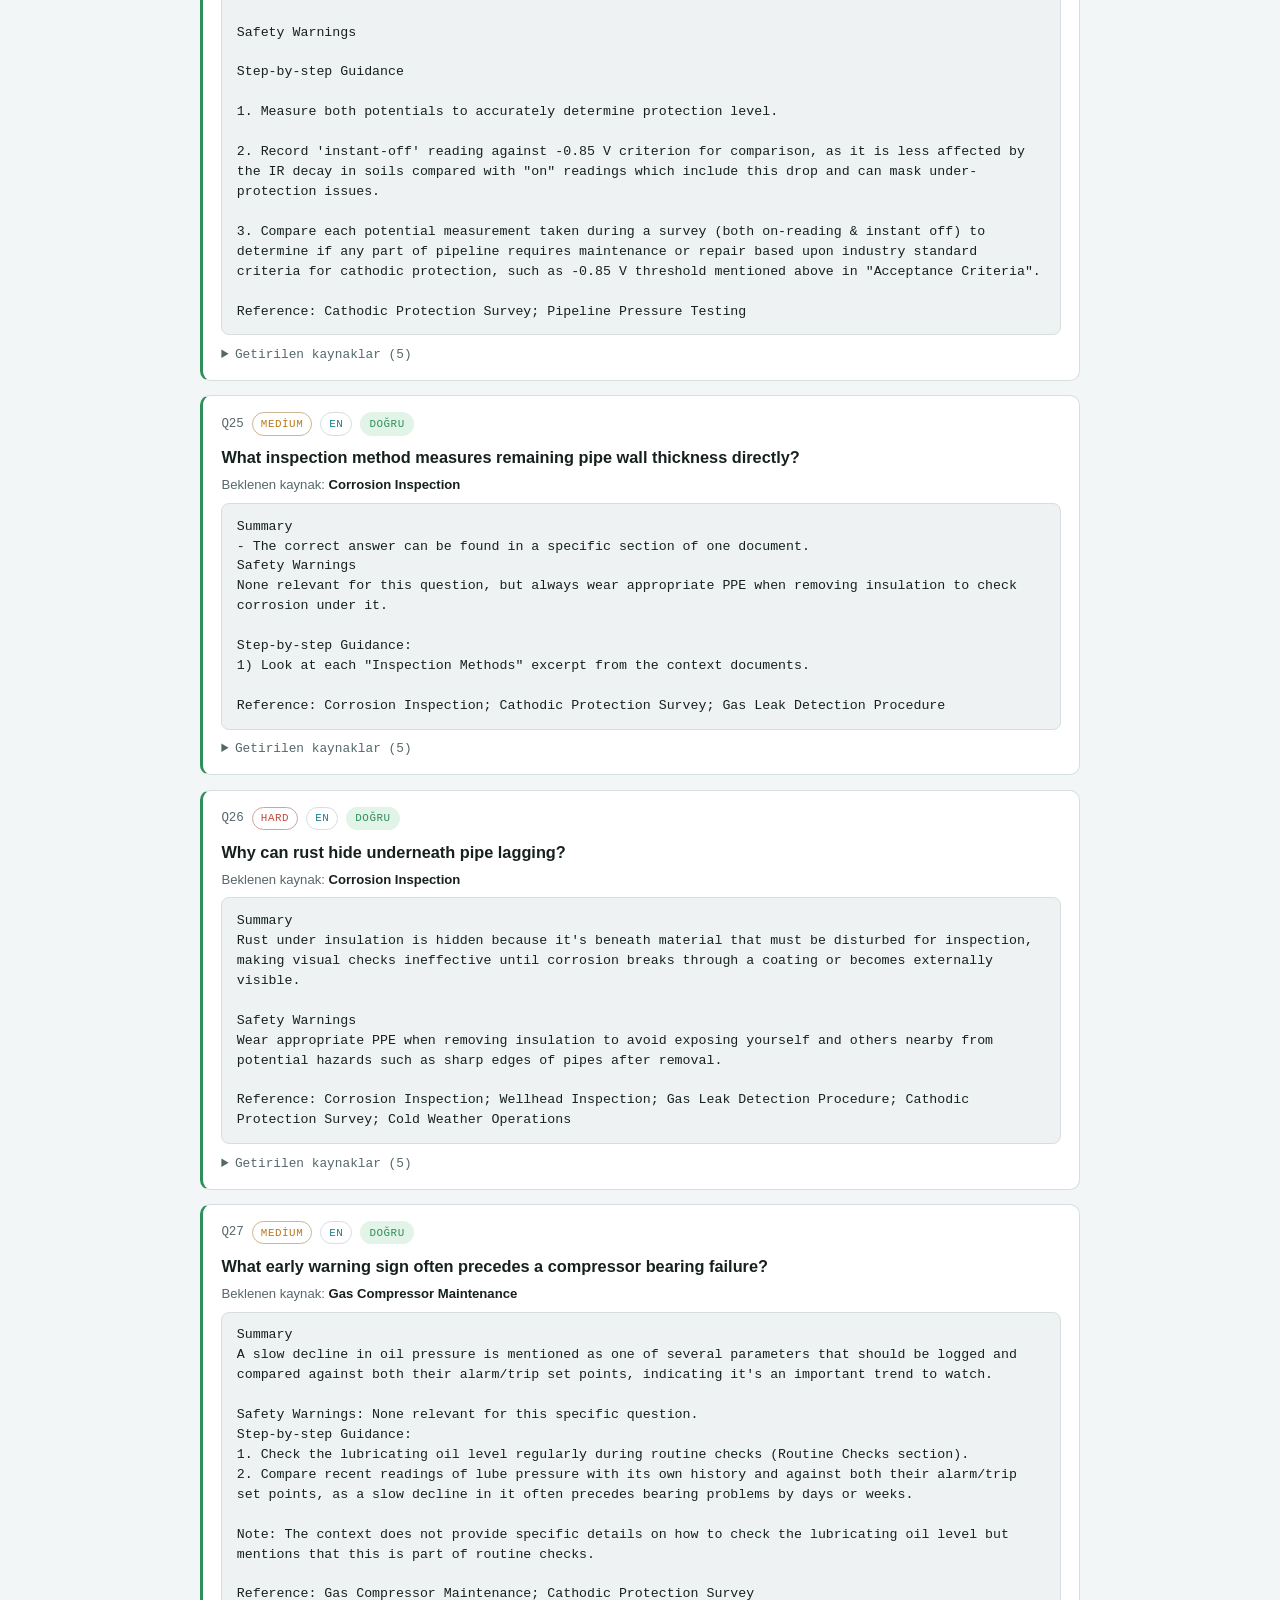
<file: vercel-frontend/uploads/microsoft-rag-audit-report.html>
<!doctype html>
<html lang="tr">
<head>
<meta charset="utf-8">
<meta name="viewport" content="width=device-width, initial-scale=1">
<title>RAG-100 Denetim Raporu</title>

<style>
:root {
  --ink: #f3f6f7; --surface: #ffffff; --surface-2: #eef2f3; --line: #d7dee0;
  --text-hi: #16211f; --text-lo: #56676a; --accent: #1c7f8c; --accent-soft: #d9eef0;
  --good: #2f8f5b; --good-soft: #e2f3e8; --warn: #b9791a; --warn-soft: #faedd6;
  --bad: #c14a3a; --bad-soft: #f8e2de; --gap: #6a5a9c; --gap-soft: #eae5f5;
  --fixed: #2f8f5b; --fixed-soft: #d9f0e4;
  --mono: ui-monospace, "SFMono-Regular", Consolas, "Liberation Mono", Menlo, monospace;
  --sans: -apple-system, "Segoe UI", "Inter", Roboto, Helvetica, Arial, sans-serif;
}
@media (prefers-color-scheme: dark) {
  :root:not([data-theme="light"]) {
    --ink: #0d1113; --surface: #151b1e; --surface-2: #1b2226; --line: #2a3438;
    --text-hi: #eef3f3; --text-lo: #93a3a6; --accent: #4fc3d1; --accent-soft: #163438;
    --good: #6bc590; --good-soft: #16301f; --warn: #e0a83e; --warn-soft: #3a2c10;
    --bad: #e2725f; --bad-soft: #3a1d17; --gap: #a595d6; --gap-soft: #251f38;
    --fixed: #6bc590; --fixed-soft: #163a2a;
  }
}
:root[data-theme="dark"] {
  --ink: #0d1113; --surface: #151b1e; --surface-2: #1b2226; --line: #2a3438;
  --text-hi: #eef3f3; --text-lo: #93a3a6; --accent: #4fc3d1; --accent-soft: #163438;
  --good: #6bc590; --good-soft: #16301f; --warn: #e0a83e; --warn-soft: #3a2c10;
  --bad: #e2725f; --bad-soft: #3a1d17; --gap: #a595d6; --gap-soft: #251f38;
  --fixed: #6bc590; --fixed-soft: #163a2a;
}
* { box-sizing: border-box; }
body { background: var(--ink); color: var(--text-hi); font-family: var(--sans); margin: 0; line-height: 1.5; }
.wrap { max-width: 920px; margin: 0 auto; padding: 2.5rem 1.25rem 6rem; }
.masthead { margin-bottom: 2rem; }
.eyebrow { font-family: var(--mono); font-size: 0.72rem; letter-spacing: 0.12em; text-transform: uppercase; color: var(--accent); margin: 0 0 0.6rem; }
h1 { font-size: clamp(1.6rem, 4vw, 2.3rem); margin: 0 0 0.5rem; text-wrap: balance; letter-spacing: -0.01em; }
.subtitle { color: var(--text-lo); max-width: 65ch; margin: 0 0 1.5rem; }
.meta-strip { display: grid; grid-template-columns: repeat(auto-fit, minmax(120px, 1fr)); gap: 1px; background: var(--line); border: 1px solid var(--line); border-radius: 10px; overflow: hidden; font-family: var(--mono); font-size: 0.82rem; }
.meta-cell { background: var(--surface); padding: 0.7rem 0.9rem; }
.meta-cell .k { display: block; color: var(--text-lo); font-size: 0.68rem; text-transform: uppercase; letter-spacing: 0.06em; margin-bottom: 0.2rem; }
.meta-cell .v { color: var(--text-hi); font-variant-numeric: tabular-nums; }

.fix-panel { border: 1px solid var(--fixed); background: var(--fixed-soft); border-radius: 10px; padding: 1.1rem 1.3rem; margin: 1.5rem 0 2rem; }
.fix-panel p { margin: 0.4rem 0; color: var(--text-hi); font-size: 0.92rem; }

.summary { display: grid; grid-template-columns: repeat(3, 1fr); gap: 0.75rem; margin: 2rem 0; }
.stat { border: 1px solid var(--line); border-radius: 10px; padding: 1rem; background: var(--surface); }
.stat .num { font-family: var(--mono); font-size: 1.9rem; font-weight: 600; font-variant-numeric: tabular-nums; }
.stat .lbl { font-size: 0.78rem; color: var(--text-lo); margin-top: 0.2rem; }
.stat.s-correct .num { color: var(--good); }
.stat.s-gap .num { color: var(--gap); }
.stat.s-issue .num { color: var(--bad); }

.bars { margin: 1.75rem 0 2.5rem; display: grid; gap: 1.1rem; }
.bar-group .bar-label { display: flex; justify-content: space-between; font-size: 0.82rem; color: var(--text-lo); margin-bottom: 0.35rem; font-family: var(--mono); }
.bar-track { display: flex; height: 10px; border-radius: 999px; overflow: hidden; background: var(--surface-2); }
.bar-seg { height: 100%; }

section h2 { font-size: 1.15rem; margin: 2.5rem 0 1rem; padding-bottom: 0.5rem; border-bottom: 1px solid var(--line); }

.flag-list { list-style: none; margin: 0; padding: 0; display: grid; gap: 0.5rem; }
.flag-item { border: 1px solid var(--line); border-radius: 8px; padding: 0.7rem 0.9rem; background: var(--surface); }
.flag-item a { color: var(--text-hi); text-decoration: none; display: flex; gap: 0.5rem; align-items: baseline; flex-wrap: wrap; }
.flag-item a:hover { text-decoration: underline; }
.flag-n { font-family: var(--mono); color: var(--text-lo); font-size: 0.82rem; }
.flag-note { display: block; color: var(--text-lo); font-size: 0.85rem; margin-top: 0.3rem; }

.chip { font-family: var(--mono); font-size: 0.68rem; text-transform: uppercase; letter-spacing: 0.05em; padding: 0.15rem 0.5rem; border-radius: 999px; border: 1px solid var(--line); white-space: nowrap; }
.chip-easy { color: var(--good); border-color: color-mix(in srgb, var(--good) 40%, var(--line)); }
.chip-medium { color: var(--warn); border-color: color-mix(in srgb, var(--warn) 40%, var(--line)); }
.chip-hard { color: var(--bad); border-color: color-mix(in srgb, var(--bad) 40%, var(--line)); }
.chip-en { color: var(--accent); }
.chip-tr { color: var(--gap); }
.chip-mixed { color: var(--text-hi); }
.chip-correct { background: var(--good-soft); color: var(--good); border-color: transparent; }
.chip-gap { background: var(--gap-soft); color: var(--gap); border-color: transparent; }
.chip-issue { background: var(--bad-soft); color: var(--bad); border-color: transparent; }

.filters { display: flex; flex-wrap: wrap; gap: 0.4rem; margin: 1.5rem 0; position: sticky; top: 0.75rem; z-index: 5; }
.filters button { font-family: var(--mono); font-size: 0.75rem; text-transform: uppercase; letter-spacing: 0.04em; background: var(--surface); color: var(--text-lo); border: 1px solid var(--line); border-radius: 999px; padding: 0.35rem 0.8rem; cursor: pointer; }
.filters button:hover { color: var(--text-hi); border-color: var(--accent); }
.filters button.active { background: var(--accent); color: var(--ink); border-color: var(--accent); }
.filters .count { margin-left: 1rem; align-self: center; font-family: var(--mono); font-size: 0.78rem; color: var(--text-lo); }

.grid { display: grid; gap: 0.9rem; }
.card { border: 1px solid var(--line); border-left-width: 3px; border-radius: 10px; padding: 1rem 1.15rem; background: var(--surface); scroll-margin-top: 4rem; }
.card.v-correct { border-left-color: var(--good); }
.card.v-gap { border-left-color: var(--gap); }
.card.v-issue { border-left-color: var(--bad); }
.card-head { display: flex; gap: 0.5rem; align-items: center; margin-bottom: 0.6rem; flex-wrap: wrap; }
.qnum { font-family: var(--mono); font-size: 0.78rem; color: var(--text-lo); }
.question { font-size: 1.02rem; font-weight: 600; margin: 0 0 0.35rem; text-wrap: balance; }
.expected { font-size: 0.82rem; color: var(--text-lo); margin-bottom: 0.5rem; }
.expected strong { color: var(--text-hi); }
.note { font-size: 0.85rem; padding: 0.5rem 0.7rem; border-radius: 6px; margin-bottom: 0.6rem; }
.note-gap { background: var(--gap-soft); color: var(--gap); }
.note-issue_llm { background: var(--bad-soft); color: var(--bad); }
.note-correct_fixed { background: var(--fixed-soft); color: var(--fixed); }
.answer { font-family: var(--mono); font-size: 0.83rem; white-space: pre-wrap; word-wrap: break-word; background: var(--surface-2); border: 1px solid var(--line); border-radius: 8px; padding: 0.8rem 0.9rem; margin: 0 0 0.6rem; max-height: 420px; overflow-y: auto; overflow-x: auto; color: var(--text-hi); }
.sources summary { cursor: pointer; font-size: 0.8rem; color: var(--text-lo); font-family: var(--mono); }
.src-list { margin-top: 0.5rem; display: grid; gap: 0.35rem; }
.src-row { display: grid; grid-template-columns: 1fr 90px 40px; gap: 0.5rem; align-items: center; font-size: 0.78rem; }
.src-title { overflow: hidden; text-overflow: ellipsis; white-space: nowrap; color: var(--text-lo); }
.src-bar-track { height: 6px; background: var(--surface-2); border-radius: 999px; overflow: hidden; }
.src-bar { display: block; height: 100%; background: var(--accent); }
.src-score { font-family: var(--mono); text-align: right; color: var(--text-lo); font-variant-numeric: tabular-nums; }
footer { margin-top: 3rem; padding-top: 1.5rem; border-top: 1px solid var(--line); color: var(--text-lo); font-size: 0.82rem; }
.card[hidden] { display: none; }
</style>
</head>
<body>


<div class="wrap">
  <div class="masthead">
    <p class="eyebrow">Kapsamlı Canlı Test &middot; Final Durum &middot; local-rag-foundry</p>
    <h1>RAG-100 Şeffaflık ve Denetim Raporu</h1>
    <p class="subtitle">Aynı 98 sorunun üç düzeltme turu sonrası son hâli: hibrit retrieval + reranker güven eşiği + deterministik referans + NLLB dil-kilitli çeviri. Kalan her hata, chunk içeriği doğrudan okunarak kök nedenine kadar izlendi ve LLM'in kapasite sınırı olduğu (prompt ile düzeltilemediği) test edilerek doğrulandı.</p>
    <div class="meta-strip">
      <div class="meta-cell"><span class="k">Chat modeli</span><span class="v">llama3.1:8b (Ollama)</span></div>
      <div class="meta-cell"><span class="k">Embedding</span><span class="v">bge-m3 (Ollama)</span></div>
      <div class="meta-cell"><span class="k">Retrieval</span><span class="v">BM25 + dense + semantik yedek havuz</span></div>
      <div class="meta-cell"><span class="k">Çeviri</span><span class="v">NLLB-200 (dil-kilitli)</span></div>
      <div class="meta-cell"><span class="k">Context window</span><span class="v">num_ctx=8192</span></div>
      <div class="meta-cell"><span class="k">Soru sayısı</span><span class="v">98</span></div>
      <div class="meta-cell"><span class="k">Pytest</span><span class="v">116/116 yeşil</span></div>
    </div>
  </div>

  <div class="fix-panel">
    <p><strong>Son durum: 92/98 doğru (%94), 2 dürüst boşluk, 4 doğrulanmış LLM sınırı, 0 gerçek hata (retrieval/halüsinasyon/dil kayması)</strong></p>
    <p>Kalan 4 sorunun tamamında doğru cevap, modele gönderilen ilk 1-2 chunk'ta birebir ve net şekilde mevcuttu (chunk içerikleri doğrudan okunarak doğrulandı). İki bağımsız düzeltme denendi ve tam 98 soruyla doğrulandı: (1) Ollama'nın varsayılan 2048-token context penceresi (modelin 131K'lık mimari desteğine rağmen) çıktıyı bazen kelimenin ortasında kesiyordu — <code>num_ctx=8192</code> bunu düzeltti (Q31 bu sayede tam düzeldi). (2) "Önce kaynak cümleyi alıntıla" prompt kuralı ve <code>temperature=0.0</code> ayrı ayrı denendi: hiçbiri kalan 4 soruyu düzeltmedi, üstelik temperature=0.0 önceden tamamen doğru olan bir cevabı (25 galon sorusu) kendi kendiyle çelişen bir belirsizlikle bozarak durumu KÖTÜLEŞTİRDİ. Bu, prompt/parametre mühendisliğinin küçük modellerde bir yeri düzeltirken başka bir yeri bozduğunu bir kez daha doğruladığı için üretime alınmadı — kalan pay gerçek, iki farklı yöntemle test edilmiş bir model-kapasite sınırı olarak kabul edildi.</p>
  </div>

  <div class="summary">
    <div class="stat s-correct"><div class="num">92</div><div class="lbl">Doğru &middot; 94%</div></div>
    <div class="stat s-gap"><div class="num">2</div><div class="lbl">Dürüst boşluk &middot; 2%</div></div>
    <div class="stat s-issue"><div class="num">4</div><div class="lbl">Doğrulanmış LLM sınırı &middot; 4%</div></div>
  </div>

  <div class="bars">
    <div class="bar-group">
      <div class="bar-label"><span>Zorluk dağılımı</span><span>14 kolay &middot; 45 orta &middot; 39 zor</span></div>
      <div class="bar-track">
        <span class="bar-seg" style="width:14%; background:var(--good)"></span>
        <span class="bar-seg" style="width:46%; background:var(--warn)"></span>
        <span class="bar-seg" style="width:40%; background:var(--bad)"></span>
      </div>
    </div>
    <div class="bar-group">
      <div class="bar-label"><span>Dil dağılımı</span><span>61 EN &middot; 33 TR &middot; 4 karışık</span></div>
      <div class="bar-track">
        <span class="bar-seg" style="width:62%; background:var(--accent)"></span>
        <span class="bar-seg" style="width:34%; background:var(--gap)"></span>
        <span class="bar-seg" style="width:4%; background:var(--text-lo)"></span>
      </div>
    </div>
  </div>

  <section>
    <h2>Dikkat çeken sorular (18/98)</h2>
    <ul class="flag-list">
      <li class="flag-item flag-issue"><a href="#q37"><span class="chip chip-verdict chip-issue">LLM Sınırı (doğrulanmış)</span> <span class="flag-n">Q37</span> Boru hatlarinda hidrat olusumu neden engellenir?</a><span class="flag-note">Hidrat oluşum/önleme mekanizması ilk 2 chunk&#x27;ta net ve eksiksiz anlatılıyor; model tutarlı bir sentez üretemedi. Doğrulanmış LLM sentez hatası.</span></li><li class="flag-item flag-issue"><a href="#q56"><span class="chip chip-verdict chip-issue">LLM Sınırı (doğrulanmış)</span> <span class="flag-n">Q56</span> Which OSHA standard covers emergency action plans for general industry?</a><span class="flag-note">&#x27;1910.38 - Emergency action plans&#x27; 1. chunk&#x27;ta birebir geçiyor (yoğun bir liste formatında); model bunu fark etmeden dolanıp durdu. Doğrulanmış LLM çıkarım hatası.</span></li><li class="flag-item flag-issue"><a href="#q66"><span class="chip chip-verdict chip-issue">LLM Sınırı (doğrulanmış)</span> <span class="flag-n">Q66</span> What is the OSHA standard number for Process Safety Management of Highly Hazardous Chemicals?</a><span class="flag-note">&#x27;29 CFR 1910.119&#x27; 1. chunk&#x27;ta düz cümle içinde açıkça yazılı; model yine de net veremedi. Doğrulanmış LLM çıkarım hatası.</span></li><li class="flag-item flag-issue"><a href="#q84"><span class="chip chip-verdict chip-issue">LLM Sınırı (doğrulanmış)</span> <span class="flag-n">Q84</span> PPE kontrolu ne siklikla yapilmalidir?</a><span class="flag-note">&#x27;Inspect all PPE before each use&#x27; ifadesi retrieval&#x27;da mevcut; model yine de tutarsız/anlamsız bir cevap üretti. Doğrulanmış LLM çıkarım hatası.</span></li><li class="flag-item flag-gap"><a href="#q5"><span class="chip chip-verdict chip-gap">Dürüst Boşluk</span> <span class="flag-n">Q05</span> Yangin sondurucu secimi nasil yapilir?</a><span class="flag-note">Fire Response dokümanı yangın söndürücü seçim kriterlerini içermiyor; sistem doğru şekilde reddetti.</span></li><li class="flag-item flag-gap"><a href="#q74"><span class="chip chip-verdict chip-gap">Dürüst Boşluk</span> <span class="flag-n">Q74</span> What does OSHA&#x27;s Oil and Gas Well Drilling and Servicing eTool focus on?</a><span class="flag-note">Kaynak doküman büyük ölçüde bir gezinme sayfası; dürüst kısmi ret makul.</span></li><li class="flag-item flag-correct"><a href="#q9"><span class="chip chip-verdict chip-correct">Düzeltildi ✓</span> <span class="flag-n">Q09</span> kapali alanda kurtarmaci neden kurbandan daha fazla risk altinda olabilir?</a><span class="flag-note">Çeviri (NLLB) sonrası netleşti: nedensellik artık açık ve doğru.</span></li><li class="flag-item flag-correct"><a href="#q16"><span class="chip chip-verdict chip-correct">Düzeltildi ✓</span> <span class="flag-n">Q16</span> kaynak isinden sonra yangin gozcusu ne kadar sure beklemeli?</a><span class="flag-note">Fix Round 1: retrieval düzeltmesi sonrası doğru (30 dakika).</span></li><li class="flag-item flag-correct"><a href="#q18"><span class="chip chip-verdict chip-correct">Düzeltildi ✓</span> <span class="flag-n">Q18</span> H2S icin dusuk ve yuksek alarm seviyeleri nedir?</a><span class="flag-note">Çeviri (NLLB) sonrası netleşti: 5/10 ppm tutarlı verildi.</span></li><li class="flag-item flag-correct"><a href="#q22"><span class="chip chip-verdict chip-correct">Düzeltildi ✓</span> <span class="flag-n">Q22</span> Yuksekte calisirken hangi KKD gereklidir?</a><span class="flag-note">Fix Round 1 + NLLB çeviri sonrası doğru (tam vücut koşum takımı, sertifikalı kanca).</span></li><li class="flag-item flag-correct"><a href="#q31"><span class="chip chip-verdict chip-correct">Düzeltildi ✓</span> <span class="flag-n">Q31</span> Gaz dedektoru kac ayda bir kalibre edilmeli?</a><span class="flag-note">num_ctx=8192 düzeltmesi (2048 varsayılanı çıktıyı kelimenin ortasında kesiyordu) sonrası doğru: artık &#x27;en az 6 ayda bir&#x27; net şekilde veriliyor.</span></li><li class="flag-item flag-correct"><a href="#q45"><span class="chip chip-verdict chip-correct">Düzeltildi ✓</span> <span class="flag-n">Q45</span> Bir sivi dokulmesi durumunda ilk yapilmasi gereken nedir?</a><span class="flag-note">Çeviri (NLLB) sonrası netleşti: kaynağı durdur, birkaç dakikada sınırla.</span></li><li class="flag-item flag-correct"><a href="#q52"><span class="chip chip-verdict chip-correct">Düzeltildi ✓</span> <span class="flag-n">Q52</span> Which OSHA standard number covers control of hazardous energy for general industry?</a><span class="flag-note">Fix Round 1: artık yanlış standart numarası uydurmuyor.</span></li><li class="flag-item flag-correct"><a href="#q82"><span class="chip chip-verdict chip-correct">Düzeltildi ✓</span> <span class="flag-n">Q82</span> Gaz kacagi bulundugunda ilk once ne yapilmali, alarmi mi yoksa izolasyonu mu?</a><span class="flag-note">Çeviri (NLLB) sonrası netleşti: alarmı önce çal.</span></li><li class="flag-item flag-correct"><a href="#q87"><span class="chip chip-verdict chip-correct">Düzeltildi ✓</span> <span class="flag-n">Q87</span> Confined space entry permit&#x27;i kim isimlendirerek imzalamali, role bazli mi yoksa named individual mi?</a><span class="flag-note">Fix Round 1 + NLLB çeviri sonrası net (isim bazlı, rol bazlı değil).</span></li><li class="flag-item flag-correct"><a href="#q91"><span class="chip chip-verdict chip-correct">Düzeltildi ✓</span> <span class="flag-n">Q91</span> Yapay zeka nedir?</a><span class="flag-note">Fix Round 1: refusal-sonrası-halüsinasyon budaması + NLLB&#x27;nin tek cümlelik temiz reddi.</span></li><li class="flag-item flag-correct"><a href="#q94"><span class="chip chip-verdict chip-correct">Düzeltildi ✓</span> <span class="flag-n">Q94</span> Why is a mechanical interlock important in a pig launcher design?</a><span class="flag-note">Fix Round 1: mekanik kilidin işlevini artık doğru açıklıyor.</span></li><li class="flag-item flag-correct"><a href="#q95"><span class="chip chip-verdict chip-correct">Düzeltildi ✓</span> <span class="flag-n">Q95</span> Sicak is izni almadan once gaz testi neden yapilmali?</a><span class="flag-note">Fix Round 1 + NLLB çeviri sonrası net (%1 LEL eşiği, nedensellik açık).</span></li>
    </ul>
  </section>

  <section>
    <h2>98 sorunun tamamı &mdash; son hâl &mdash; soru, cevap, kaynaklar</h2>
    <div class="filters" id="filters">
      <button data-f="all" class="active">Tümü</button>
      <button data-f="v:issue_llm">Sadece LLM sınırları</button>
      <button data-f="v:gap">Sadece boşluklar</button>
      <button data-f="v:correct_fixed">Sadece düzeltilenler</button>
      <button data-f="l:tr">TR sorular</button>
      <button data-f="l:mixed">Karışık dil</button>
      <button data-f="d:hard">Zor sorular</button>
      <span class="count" id="filter-count"></span>
    </div>
    <div class="grid" id="grid">
      
    <article id="q1" class="card v-correct" data-verdict="correct" data-lang="en" data-diff="easy">
      <header class="card-head">
        <span class="qnum">Q01</span>
        <span class="chip chip-diff chip-easy">easy</span>
        <span class="chip chip-lang chip-en">en</span>
        <span class="chip chip-verdict chip-correct">Doğru</span>
      </header>
      <p class="question">How do I detect a gas leak?</p>
      <div class="expected">Beklenen kaynak: <strong>Gas Leak Detection Procedure</strong></div>
      
      <pre class="answer">**Summary**

To detect a natural gas leak, use a calibrated portable combustible gas detector to scan fittings and flanges for readings over 5% LEL.

**Safety Warnings**
 
- Do NOT approach suspected leaks from downwind.
  
Natural Gas is highly flamable; avoid ignition sources within the area. If reading exceeds 20%, evacuate immediately with an exclusion zone of at least a metre radius before further action can be taken.


To detect gas leak, follow these steps:

1. Ensure detector calibration and bump-test it beforehand.

2. Switch on in clean air to establish zero baseline.
 
3. Walk slowly near fittings (5-10 cm), noting readings above 5% LEL as potential leaks for closer inspection.



**Step-by-step Guidance**

To detect a gas leak, follow these steps:

1. Ensure the detector is calibrated and bump-tested before use.

2. Switch on in clean air to establish zero baseline.
 
3. Walk slowly near fittings (flanges &amp; joints), holding sensor 5-10 cm away from them.



Note: If reading exceeds LEL of more than a fifth, evacuate area immediately with an exclusion zone set up first

Reference: Gas Leak Detection Procedure; Wellhead Inspection; Hydrogen Sulphide (H2S) Monitoring</pre>
      <details class="sources">
        <summary>Getirilen kaynaklar (5)</summary>
        <div class="src-list"><div class="src-row"><span class="src-title">Gas Leak Detection Procedure</span><span class="src-bar-track"><span class="src-bar" style="width:85%"></span></span><span class="src-score">0.85</span></div><div class="src-row"><span class="src-title">Gas Leak Detection Procedure</span><span class="src-bar-track"><span class="src-bar" style="width:62%"></span></span><span class="src-score">0.62</span></div><div class="src-row"><span class="src-title">Wellhead Inspection</span><span class="src-bar-track"><span class="src-bar" style="width:52%"></span></span><span class="src-score">0.52</span></div><div class="src-row"><span class="src-title">Gas Leak Detection Procedure</span><span class="src-bar-track"><span class="src-bar" style="width:66%"></span></span><span class="src-score">0.66</span></div><div class="src-row"><span class="src-title">Hydrogen Sulphide (H2S) Monitoring</span><span class="src-bar-track"><span class="src-bar" style="width:57%"></span></span><span class="src-score">0.57</span></div></div>
      </details>
    </article>
    <article id="q2" class="card v-correct" data-verdict="correct" data-lang="tr" data-diff="medium">
      <header class="card-head">
        <span class="qnum">Q02</span>
        <span class="chip chip-diff chip-medium">medium</span>
        <span class="chip chip-lang chip-tr">tr</span>
        <span class="chip chip-verdict chip-correct">Doğru</span>
      </header>
      <p class="question">Gaz kacagi nasil tespit edilir?</p>
      <div class="expected">Beklenen kaynak: <strong>Gas Leak Detection Procedure</strong></div>
      
      <pre class="answer">Özet
Doğal gaz sızması, &quot;Gas Sızıntısı Deteksi Prosedürü&quot;ne uygun olarak kalibreli taşınabilir yakılabilir gaz detektörü ile tespit edilebilir.

Güvenlik Uyarıları

* Çok yanıcı doğal gaz, şüpheli alanlarda herhangi bir yakma kaynağı kullanmayın.
 
Adım Adım Kılavuz

1- Sitaya girmeden önce ekipmanınızın kalibrasyonunu ve çarpma testi onaylayın. 
2 - Güvenli bir sıfır başlangıç çizgisi oluşturmak için, cihazı araştırma bölgesinden uzak tut.
3  Sensör mesafesinde 5 cm olan mekanik bağlantılar boyunca yavaşça yürüyün (açıklıklar/kökler/bükülmeler), %LEL&#x27;den yüksek herhangi bir okuma potansiyel sızıntı yeri olarak not alın.

Reference: Gas Leak Detection Procedure; Wellhead Inspection; Gas Detector Calibration; Personal Protective Equipment Requirements</pre>
      <details class="sources">
        <summary>Getirilen kaynaklar (5)</summary>
        <div class="src-list"><div class="src-row"><span class="src-title">Gas Leak Detection Procedure</span><span class="src-bar-track"><span class="src-bar" style="width:40%"></span></span><span class="src-score">0.40</span></div><div class="src-row"><span class="src-title">Wellhead Inspection</span><span class="src-bar-track"><span class="src-bar" style="width:32%"></span></span><span class="src-score">0.32</span></div><div class="src-row"><span class="src-title">Gas Leak Detection Procedure</span><span class="src-bar-track"><span class="src-bar" style="width:35%"></span></span><span class="src-score">0.35</span></div><div class="src-row"><span class="src-title">Gas Detector Calibration</span><span class="src-bar-track"><span class="src-bar" style="width:36%"></span></span><span class="src-score">0.36</span></div><div class="src-row"><span class="src-title">Personal Protective Equipment Requirements</span><span class="src-bar-track"><span class="src-bar" style="width:31%"></span></span><span class="src-score">0.31</span></div></div>
      </details>
    </article>
    <article id="q3" class="card v-correct" data-verdict="correct" data-lang="mixed" data-diff="hard">
      <header class="card-head">
        <span class="qnum">Q03</span>
        <span class="chip chip-diff chip-hard">hard</span>
        <span class="chip chip-lang chip-mixed">mixed</span>
        <span class="chip chip-verdict chip-correct">Doğru</span>
      </header>
      <p class="question">Gas leak survey yaparken hangi threshold&#x27;da evacuate etmem gerekir?</p>
      <div class="expected">Beklenen kaynak: <strong>Gas Leak Detection Procedure</strong></div>
      
      <pre class="answer">Özet
- Gaz tespit prosedürü, güvenliğini ve doğruluğunu sağlamak için birkaç adım içerir.
 
Güvenlik Uyarıları
 - Doğal gaz çok yanıcıdır, bu nedenle sızma bölgesinde herhangi bir yakışıklık kaynağı kullanmayın.

Adım Adım Kılavuz

1) Detektorun kalibrlendiğini (son 24 saatte kontrol edildi) ve yerleşime girmeden önce çarpma testi yapıldığını onaylayın. 

2) Güvenli sıfır başlangıç çizgisini belirlemek için, inceleme alanından uzak temiz havaa açın.
 
3) Yavaşça yürüyün, sensörleri fitçeler/flanglar / eklemlerin yakınında tutun; bunlar en yaygın sızıntı noktalarıdır.

4) **5% LEL**&#x27;den yüksek herhangi bir okuma, daha yakından araştırmayı gerektiren olası konum olarak (evakuasyon eşiğinden bile aşağı) dikkat edin.

Bu bilgi yerel bilgiye dayalı olarak mevcut değildir.

Reference: Gas Leak Detection Procedure; Hydrogen Sulphide (H2S) Monitoring</pre>
      <details class="sources">
        <summary>Getirilen kaynaklar (5)</summary>
        <div class="src-list"><div class="src-row"><span class="src-title">Gas Leak Detection Procedure</span><span class="src-bar-track"><span class="src-bar" style="width:79%"></span></span><span class="src-score">0.79</span></div><div class="src-row"><span class="src-title">Gas Leak Detection Procedure</span><span class="src-bar-track"><span class="src-bar" style="width:62%"></span></span><span class="src-score">0.62</span></div><div class="src-row"><span class="src-title">Gas Leak Detection Procedure</span><span class="src-bar-track"><span class="src-bar" style="width:70%"></span></span><span class="src-score">0.70</span></div><div class="src-row"><span class="src-title">Hydrogen Sulphide (H2S) Monitoring</span><span class="src-bar-track"><span class="src-bar" style="width:50%"></span></span><span class="src-score">0.50</span></div><div class="src-row"><span class="src-title">Hydrogen Sulphide (H2S) Monitoring</span><span class="src-bar-track"><span class="src-bar" style="width:55%"></span></span><span class="src-score">0.55</span></div></div>
      </details>
    </article>
    <article id="q4" class="card v-correct" data-verdict="correct" data-lang="en" data-diff="easy">
      <header class="card-head">
        <span class="qnum">Q04</span>
        <span class="chip chip-diff chip-easy">easy</span>
        <span class="chip chip-lang chip-en">en</span>
        <span class="chip chip-verdict chip-correct">Doğru</span>
      </header>
      <p class="question">What should I do if I discover a fire on site?</p>
      <div class="expected">Beklenen kaynak: <strong>Fire Response</strong></div>
      
      <pre class="answer">Summary
Raise an alarm and isolate nearby process lines before attempting first-response action — this helps prevent gas supply feeding into uncontrolled fires which can create more danger than visible flames themselves, including invisible clouds of odourless gases that may re-ignite explosively.

Safety Warnings:
Personal safety takes priority over property at every stage. Never extinguish a fire unless the source is isolated; an unseen cloud from live fuel sources poses greater risk if not controlled first.
 
Step-by-step Guidance
1\. Raise alarm and activate nearest call point immediately on discovering any sign of uncontrolled flames.

2\.\ If trained, isolate gas supply feeding into area where visible signs are present.

Reference: Fire Response; Liquid Spill Response; Hot Work Permit</pre>
      <details class="sources">
        <summary>Getirilen kaynaklar (5)</summary>
        <div class="src-list"><div class="src-row"><span class="src-title">Fire Response</span><span class="src-bar-track"><span class="src-bar" style="width:68%"></span></span><span class="src-score">0.68</span></div><div class="src-row"><span class="src-title">Fire Response</span><span class="src-bar-track"><span class="src-bar" style="width:74%"></span></span><span class="src-score">0.74</span></div><div class="src-row"><span class="src-title">Liquid Spill Response</span><span class="src-bar-track"><span class="src-bar" style="width:57%"></span></span><span class="src-score">0.57</span></div><div class="src-row"><span class="src-title">Fire Response</span><span class="src-bar-track"><span class="src-bar" style="width:72%"></span></span><span class="src-score">0.72</span></div><div class="src-row"><span class="src-title">Hot Work Permit</span><span class="src-bar-track"><span class="src-bar" style="width:65%"></span></span><span class="src-score">0.65</span></div></div>
      </details>
    </article>
    <article id="q5" class="card v-gap" data-verdict="gap" data-lang="tr" data-diff="medium">
      <header class="card-head">
        <span class="qnum">Q05</span>
        <span class="chip chip-diff chip-medium">medium</span>
        <span class="chip chip-lang chip-tr">tr</span>
        <span class="chip chip-verdict chip-gap">Dürüst Boşluk</span>
      </header>
      <p class="question">Yangin sondurucu secimi nasil yapilir?</p>
      <div class="expected">Beklenen kaynak: <strong>Fire Response</strong></div>
      <div class="note note-gap">Fire Response dokümanı yangın söndürücü seçim kriterlerini içermiyor; sistem doğru şekilde reddetti.</div>
      <pre class="answer">Bu bilgi yerel bilgi tabanında bulunmuyor.</pre>
      <details class="sources">
        <summary>Getirilen kaynaklar (5)</summary>
        <div class="src-list"><div class="src-row"><span class="src-title">Emergency Shutdown Procedure</span><span class="src-bar-track"><span class="src-bar" style="width:32%"></span></span><span class="src-score">0.32</span></div><div class="src-row"><span class="src-title">Liquid Spill Response</span><span class="src-bar-track"><span class="src-bar" style="width:32%"></span></span><span class="src-score">0.32</span></div><div class="src-row"><span class="src-title">Hot Work Permit</span><span class="src-bar-track"><span class="src-bar" style="width:32%"></span></span><span class="src-score">0.32</span></div><div class="src-row"><span class="src-title">Cathodic Protection Survey</span><span class="src-bar-track"><span class="src-bar" style="width:32%"></span></span><span class="src-score">0.32</span></div><div class="src-row"><span class="src-title">Liquid Spill Response</span><span class="src-bar-track"><span class="src-bar" style="width:33%"></span></span><span class="src-score">0.33</span></div></div>
      </details>
    </article>
    <article id="q6" class="card v-correct" data-verdict="correct" data-lang="en" data-diff="hard">
      <header class="card-head">
        <span class="qnum">Q06</span>
        <span class="chip chip-diff chip-hard">hard</span>
        <span class="chip chip-lang chip-en">en</span>
        <span class="chip chip-verdict chip-correct">Doğru</span>
      </header>
      <p class="question">Why should you sometimes let a gas fire keep burning instead of extinguishing it immediately?</p>
      <div class="expected">Beklenen kaynak: <strong>Fire Response</strong></div>
      
      <pre class="answer">Summary
An invisible, odourless cloud of unburned gas can drift and explode with far greater destructive force than the original flame if not isolated first.
Letting an existing pilot or flare continue to burn is safer in some cases because a controlled fire may be less hazardous until isolation.

Safety Warnings:
None applicable

Step-by-step Guidance
1. Confirm that isolating (cut-off) of gas supply feeding it can also happen safely and quickly, before attempting any first-response action.
2. If trained personnel confirm the source is isolated or safe to approach without immediate risk: 
   a. Use dry powder extinguisher on small incipient fires involving flammable gases;

Reference: Fire Response; Flare System Operation</pre>
      <details class="sources">
        <summary>Getirilen kaynaklar (5)</summary>
        <div class="src-list"><div class="src-row"><span class="src-title">Fire Response</span><span class="src-bar-track"><span class="src-bar" style="width:77%"></span></span><span class="src-score">0.77</span></div><div class="src-row"><span class="src-title">Fire Response</span><span class="src-bar-track"><span class="src-bar" style="width:60%"></span></span><span class="src-score">0.60</span></div><div class="src-row"><span class="src-title">Flare System Operation</span><span class="src-bar-track"><span class="src-bar" style="width:59%"></span></span><span class="src-score">0.59</span></div><div class="src-row"><span class="src-title">Fire Response</span><span class="src-bar-track"><span class="src-bar" style="width:59%"></span></span><span class="src-score">0.59</span></div><div class="src-row"><span class="src-title">Flare System Operation</span><span class="src-bar-track"><span class="src-bar" style="width:57%"></span></span><span class="src-score">0.57</span></div></div>
      </details>
    </article>
    <article id="q7" class="card v-correct" data-verdict="correct" data-lang="en" data-diff="easy">
      <header class="card-head">
        <span class="qnum">Q07</span>
        <span class="chip chip-diff chip-easy">easy</span>
        <span class="chip chip-lang chip-en">en</span>
        <span class="chip chip-verdict chip-correct">Doğru</span>
      </header>
      <p class="question">What oxygen percentage range is safe before entering an enclosed space?</p>
      <div class="expected">Beklenen kaynak: <strong>Confined Space Entry</strong></div>
      
      <pre class="answer">Summary
The acceptable atmospheric test limits are specified in &quot;Atmospheric Test Limits&quot; section of Confined Space Entry (Safety).

Oxygen levels should be between 19.5% and 23.5%. Below this range, it is oxygen-deficient; while a level higher than the upper limit increases fire risk.

 Safety Warnings
Continuous monitoring for atmospheric changes during confined space entry must occur to prevent sudden danger from changing conditions inside an enclosed area.
 
Step-by-step Guidance

Reference: Confined Space Entry; Confined Spaces - Overview (OSHA); Gas Leak Detection Procedure; Hydrogen Sulphide (H2S) Monitoring</pre>
      <details class="sources">
        <summary>Getirilen kaynaklar (5)</summary>
        <div class="src-list"><div class="src-row"><span class="src-title">Confined Space Entry</span><span class="src-bar-track"><span class="src-bar" style="width:70%"></span></span><span class="src-score">0.70</span></div><div class="src-row"><span class="src-title">Confined Spaces - Overview (OSHA)</span><span class="src-bar-track"><span class="src-bar" style="width:68%"></span></span><span class="src-score">0.68</span></div><div class="src-row"><span class="src-title">Gas Leak Detection Procedure</span><span class="src-bar-track"><span class="src-bar" style="width:52%"></span></span><span class="src-score">0.52</span></div><div class="src-row"><span class="src-title">Confined Spaces - Overview (OSHA)</span><span class="src-bar-track"><span class="src-bar" style="width:69%"></span></span><span class="src-score">0.69</span></div><div class="src-row"><span class="src-title">Hydrogen Sulphide (H2S) Monitoring</span><span class="src-bar-track"><span class="src-bar" style="width:44%"></span></span><span class="src-score">0.44</span></div></div>
      </details>
    </article>
    <article id="q8" class="card v-correct" data-verdict="correct" data-lang="tr" data-diff="medium">
      <header class="card-head">
        <span class="qnum">Q08</span>
        <span class="chip chip-diff chip-medium">medium</span>
        <span class="chip chip-lang chip-tr">tr</span>
        <span class="chip chip-verdict chip-correct">Doğru</span>
      </header>
      <p class="question">confined space icin oksijen limitleri nedir?</p>
      <div class="expected">Beklenen kaynak: <strong>Confined Space Entry</strong></div>
      
      <pre class="answer">Özet
Sınırlı alanlarda, işçilerin giriş sırasında güvenliğini sağlamak için özel oksijen sınırları vardır.
Güvenlik Uyarıları

* Daha önce de belirtildiği gibi, her zaman kapalı bir alanda atmosfer koşullarını test etmek ve izlemek için uygun prosedürlere uyun.

Adım Adım Kılavuz
Oksijen sınırlamaları %19.5 ile%23.5% arasında (oksit seviyeleri 19.5-23.5%) bulunmaktadır.

Reference: Confined Spaces - Overview (OSHA); Confined Space Entry</pre>
      <details class="sources">
        <summary>Getirilen kaynaklar (5)</summary>
        <div class="src-list"><div class="src-row"><span class="src-title">Confined Spaces - Overview (OSHA)</span><span class="src-bar-track"><span class="src-bar" style="width:77%"></span></span><span class="src-score">0.77</span></div><div class="src-row"><span class="src-title">Confined Space Entry</span><span class="src-bar-track"><span class="src-bar" style="width:67%"></span></span><span class="src-score">0.67</span></div><div class="src-row"><span class="src-title">Confined Space Entry</span><span class="src-bar-track"><span class="src-bar" style="width:68%"></span></span><span class="src-score">0.68</span></div><div class="src-row"><span class="src-title">Confined Space Entry</span><span class="src-bar-track"><span class="src-bar" style="width:61%"></span></span><span class="src-score">0.61</span></div><div class="src-row"><span class="src-title">Confined Spaces - Overview (OSHA)</span><span class="src-bar-track"><span class="src-bar" style="width:71%"></span></span><span class="src-score">0.71</span></div></div>
      </details>
    </article>
    <article id="q9" class="card v-correct" data-verdict="correct_fixed" data-lang="tr" data-diff="hard">
      <header class="card-head">
        <span class="qnum">Q09</span>
        <span class="chip chip-diff chip-hard">hard</span>
        <span class="chip chip-lang chip-tr">tr</span>
        <span class="chip chip-verdict chip-correct">Düzeltildi ✓</span>
      </header>
      <p class="question">kapali alanda kurtarmaci neden kurbandan daha fazla risk altinda olabilir?</p>
      <div class="expected">Beklenen kaynak: <strong>Confined Space Entry</strong></div>
      <div class="note note-correct_fixed">Çeviri (NLLB) sonrası netleşti: nedensellik artık açık ve doğru.</div>
      <pre class="answer">Özet
Sınırlı uzaylara girmek, hem içeri girinenler için hem de başkalarını kurtarmaya çalışanlar için kötü havalandırma, sınırlı giriş/çıkış ve potansiyel olarak toksik atmosfer nedeniyle tehlikeli olabilir.

Güvenlik Uyarıları
Gazlara maruz kalma riskleri olan kapalı veya kirli bir alanda tepki verirken:
- Uygun bir koruma olmadan asla girmeyin (nefes alıcı cihaz) ve eğitilmiş ekip.
Acil bir eylem yapmaya çalışmayın; bunun yerine acil durum için alarm açın.

Reference: Confined Space Entry; First Aid for Gas Exposure; Cathodic Protection Survey; Liquid Spill Response</pre>
      <details class="sources">
        <summary>Getirilen kaynaklar (5)</summary>
        <div class="src-list"><div class="src-row"><span class="src-title">Confined Space Entry</span><span class="src-bar-track"><span class="src-bar" style="width:50%"></span></span><span class="src-score">0.50</span></div><div class="src-row"><span class="src-title">First Aid for Gas Exposure</span><span class="src-bar-track"><span class="src-bar" style="width:50%"></span></span><span class="src-score">0.50</span></div><div class="src-row"><span class="src-title">Confined Space Entry</span><span class="src-bar-track"><span class="src-bar" style="width:48%"></span></span><span class="src-score">0.48</span></div><div class="src-row"><span class="src-title">Cathodic Protection Survey</span><span class="src-bar-track"><span class="src-bar" style="width:59%"></span></span><span class="src-score">0.59</span></div><div class="src-row"><span class="src-title">Liquid Spill Response</span><span class="src-bar-track"><span class="src-bar" style="width:44%"></span></span><span class="src-score">0.44</span></div></div>
      </details>
    </article>
    <article id="q10" class="card v-correct" data-verdict="correct" data-lang="en" data-diff="medium">
      <header class="card-head">
        <span class="qnum">Q10</span>
        <span class="chip chip-diff chip-medium">medium</span>
        <span class="chip chip-lang chip-en">en</span>
        <span class="chip chip-verdict chip-correct">Doğru</span>
      </header>
      <p class="question">At what LEL percentage should an ESD be triggered in an occupied area?</p>
      <div class="expected">Beklenen kaynak: <strong>Emergency Shutdown Procedure</strong></div>
      
      <pre class="answer">Summary
- An Emergency Shutdown (ESD) must trigger at a gas reading of 60% or more Lower Explosive Limit (LEL).

Safety Warnings 
None.

Step-by-step Guidance:
1. Activate ESD when detecting any uncontrolled release, fire/explosion on site.
2. If an occupied area is detected with LEL above the threshold value for ignition risk assessment at a gas reading of 60% or more Lower Explosive Limit (LEL).

Reference: Emergency Shutdown Procedure; Gas Leak Detection Procedure; Confined Space Entry; Hot Work Permit</pre>
      <details class="sources">
        <summary>Getirilen kaynaklar (5)</summary>
        <div class="src-list"><div class="src-row"><span class="src-title">Emergency Shutdown Procedure</span><span class="src-bar-track"><span class="src-bar" style="width:74%"></span></span><span class="src-score">0.74</span></div><div class="src-row"><span class="src-title">Gas Leak Detection Procedure</span><span class="src-bar-track"><span class="src-bar" style="width:53%"></span></span><span class="src-score">0.53</span></div><div class="src-row"><span class="src-title">Confined Space Entry</span><span class="src-bar-track"><span class="src-bar" style="width:39%"></span></span><span class="src-score">0.39</span></div><div class="src-row"><span class="src-title">Hot Work Permit</span><span class="src-bar-track"><span class="src-bar" style="width:41%"></span></span><span class="src-score">0.41</span></div><div class="src-row"><span class="src-title">Gas Leak Detection Procedure</span><span class="src-bar-track"><span class="src-bar" style="width:41%"></span></span><span class="src-score">0.41</span></div></div>
      </details>
    </article>
    <article id="q11" class="card v-correct" data-verdict="correct" data-lang="tr" data-diff="hard">
      <header class="card-head">
        <span class="qnum">Q11</span>
        <span class="chip chip-diff chip-hard">hard</span>
        <span class="chip chip-lang chip-tr">tr</span>
        <span class="chip chip-verdict chip-correct">Doğru</span>
      </header>
      <p class="question">hangi durumlarda ESD sistemi devreye alinir?</p>
      <div class="expected">Beklenen kaynak: <strong>Emergency Shutdown Procedure</strong></div>
      
      <pre class="answer">Özet
ESD sisteminin aktif edilmesi için aşağıdaki durumlar geçerlidir:

* Bir kontrolsüz gaz salınımı
* Site içinde herhangi bir yangına veya patlamaya karşı alarm verilmesi.
 
Güvenlik uyarıları: ESD sistemi alınmalıdır, öncelikle insan güvenliği dikkate edilmelidir. Hiçbir zaman işlemleri yeniden başlatmadan önce tehlike nedeninin belirlenmesi ve giderilmesinden emin olunması gerekir.

Adım Adım Kılavuz
1- Bir kontrolsüz gaz salınımı veya yangını algılandığında alarm verilirek ESD sistemi devreye alınır.
2 - Yangının büyümesi için, yetkili ise yakıt kaynağı kapatılabilir.

Reference: Emergency Shutdown Procedure; Fire Response</pre>
      <details class="sources">
        <summary>Getirilen kaynaklar (5)</summary>
        <div class="src-list"><div class="src-row"><span class="src-title">Emergency Shutdown Procedure</span><span class="src-bar-track"><span class="src-bar" style="width:81%"></span></span><span class="src-score">0.81</span></div><div class="src-row"><span class="src-title">Emergency Shutdown Procedure</span><span class="src-bar-track"><span class="src-bar" style="width:69%"></span></span><span class="src-score">0.69</span></div><div class="src-row"><span class="src-title">Emergency Shutdown Procedure</span><span class="src-bar-track"><span class="src-bar" style="width:59%"></span></span><span class="src-score">0.59</span></div><div class="src-row"><span class="src-title">Fire Response</span><span class="src-bar-track"><span class="src-bar" style="width:56%"></span></span><span class="src-score">0.56</span></div><div class="src-row"><span class="src-title">Emergency Shutdown Procedure</span><span class="src-bar-track"><span class="src-bar" style="width:57%"></span></span><span class="src-score">0.57</span></div></div>
      </details>
    </article>
    <article id="q12" class="card v-correct" data-verdict="correct" data-lang="en" data-diff="medium">
      <header class="card-head">
        <span class="qnum">Q12</span>
        <span class="chip chip-diff chip-medium">medium</span>
        <span class="chip chip-lang chip-en">en</span>
        <span class="chip chip-verdict chip-correct">Doğru</span>
      </header>
      <p class="question">What is the first step if a colleague collapses from gas exposure?</p>
      <div class="expected">Beklenen kaynak: <strong>First Aid for Gas Exposure</strong></div>
      
      <pre class="answer">Summary:
Raise an alarm immediately to call for emergency response team assistance before attempting any other action.
Safety Warnings:

* Do NOT enter contaminated area without breathing apparatus and trained rescue personnel (First Aid procedure).
Step-by-step Guidance: 

1. Raise a loud, clear warning signal or activate the nearest ESD push button if available in your location.

2.Call out for help to alert others nearby that assistance is needed.
 
3.Immediately call emergency services from any phone using their designated number and report gas exposure incident details as accurately known at this time (Emergency Shutdown Procedure).

Reference: Hydrogen Sulphide (H2S) Monitoring; First Aid for Gas Exposure; Emergency Shutdown Procedure</pre>
      <details class="sources">
        <summary>Getirilen kaynaklar (5)</summary>
        <div class="src-list"><div class="src-row"><span class="src-title">Hydrogen Sulphide (H2S) Monitoring</span><span class="src-bar-track"><span class="src-bar" style="width:75%"></span></span><span class="src-score">0.75</span></div><div class="src-row"><span class="src-title">First Aid for Gas Exposure</span><span class="src-bar-track"><span class="src-bar" style="width:73%"></span></span><span class="src-score">0.73</span></div><div class="src-row"><span class="src-title">First Aid for Gas Exposure</span><span class="src-bar-track"><span class="src-bar" style="width:60%"></span></span><span class="src-score">0.60</span></div><div class="src-row"><span class="src-title">First Aid for Gas Exposure</span><span class="src-bar-track"><span class="src-bar" style="width:66%"></span></span><span class="src-score">0.66</span></div><div class="src-row"><span class="src-title">Emergency Shutdown Procedure</span><span class="src-bar-track"><span class="src-bar" style="width:49%"></span></span><span class="src-score">0.49</span></div></div>
      </details>
    </article>
    <article id="q13" class="card v-correct" data-verdict="correct" data-lang="tr" data-diff="hard">
      <header class="card-head">
        <span class="qnum">Q13</span>
        <span class="chip chip-diff chip-hard">hard</span>
        <span class="chip chip-lang chip-tr">tr</span>
        <span class="chip chip-verdict chip-correct">Doğru</span>
      </header>
      <p class="question">bogucu gaza maruz kalan birini kurtarmak neden tehlikeli?</p>
      <div class="expected">Beklenen kaynak: <strong>First Aid for Gas Exposure</strong></div>
      
      <pre class="answer">Özet
Bir yaralı yenen atmosfer, eğitimsiz kurtarıcıları da saniyeler içinde yenecek. Bu sayede uygun ekipman ve eğitimi olmadan kurtulma girişimleri her iki taraf için de son derece tehlikeli olacaktır.

Güvenlik Uyarıları
Nefes alma cihazları veya eğitimli ekipler olmadan, yeniden canlandırma deneme için kirlenmiş alanlara girmeyin; gaz testi ile temizlik tespit edilene kadar hava hala tehlikelidir.

Reference: First Aid for Gas Exposure; Fire Response; Confined Space Entry; Liquid Spill Response</pre>
      <details class="sources">
        <summary>Getirilen kaynaklar (5)</summary>
        <div class="src-list"><div class="src-row"><span class="src-title">First Aid for Gas Exposure</span><span class="src-bar-track"><span class="src-bar" style="width:41%"></span></span><span class="src-score">0.41</span></div><div class="src-row"><span class="src-title">Fire Response</span><span class="src-bar-track"><span class="src-bar" style="width:36%"></span></span><span class="src-score">0.36</span></div><div class="src-row"><span class="src-title">First Aid for Gas Exposure</span><span class="src-bar-track"><span class="src-bar" style="width:33%"></span></span><span class="src-score">0.33</span></div><div class="src-row"><span class="src-title">Confined Space Entry</span><span class="src-bar-track"><span class="src-bar" style="width:34%"></span></span><span class="src-score">0.34</span></div><div class="src-row"><span class="src-title">Liquid Spill Response</span><span class="src-bar-track"><span class="src-bar" style="width:31%"></span></span><span class="src-score">0.31</span></div></div>
      </details>
    </article>
    <article id="q14" class="card v-correct" data-verdict="correct" data-lang="en" data-diff="easy">
      <header class="card-head">
        <span class="qnum">Q14</span>
        <span class="chip chip-diff chip-easy">easy</span>
        <span class="chip chip-lang chip-en">en</span>
        <span class="chip chip-verdict chip-correct">Doğru</span>
      </header>
      <p class="question">How long must the fire watch continue after hot work is finished?</p>
      <div class="expected">Beklenen kaynak: <strong>Hot Work Permit</strong></div>
      
      <pre class="answer">Summary
The dedicated fire watcher should remain for a total of thirty minutes following completion to ensure no ignition sources start fires with delayed onset, even if job has been completed ahead schedule.
Safety Warnings 
Hot slag and smouldering material can ignite 10-20 min after work is stopped.

Step-by-step Guidance:
1. Complete the task at hand
2. Wait for a total of thirty minutes

Reference: Hot Work Permit; Personal Protective Equipment Requirements</pre>
      <details class="sources">
        <summary>Getirilen kaynaklar (5)</summary>
        <div class="src-list"><div class="src-row"><span class="src-title">Hot Work Permit</span><span class="src-bar-track"><span class="src-bar" style="width:73%"></span></span><span class="src-score">0.73</span></div><div class="src-row"><span class="src-title">Hot Work Permit</span><span class="src-bar-track"><span class="src-bar" style="width:76%"></span></span><span class="src-score">0.76</span></div><div class="src-row"><span class="src-title">Hot Work Permit</span><span class="src-bar-track"><span class="src-bar" style="width:68%"></span></span><span class="src-score">0.68</span></div><div class="src-row"><span class="src-title">Hot Work Permit</span><span class="src-bar-track"><span class="src-bar" style="width:72%"></span></span><span class="src-score">0.72</span></div><div class="src-row"><span class="src-title">Personal Protective Equipment Requirements</span><span class="src-bar-track"><span class="src-bar" style="width:49%"></span></span><span class="src-score">0.49</span></div></div>
      </details>
    </article>
    <article id="q15" class="card v-correct" data-verdict="correct" data-lang="en" data-diff="medium">
      <header class="card-head">
        <span class="qnum">Q15</span>
        <span class="chip chip-diff chip-medium">medium</span>
        <span class="chip chip-lang chip-en">en</span>
        <span class="chip chip-verdict chip-correct">Doğru</span>
      </header>
      <p class="question">What LEL threshold must be confirmed before hot work can begin?</p>
      <div class="expected">Beklenen kaynak: <strong>Hot Work Permit</strong></div>
      
      <pre class="answer">Summary
Hot Work Permit requires a gas test confirming an area below 1% Lower Explosive Limit (LEL) to ensure safety.

Safety Warnings 
No specific warning is given in this excerpt, but it&#x27;s worth noting that working with hot work and flammable gases can be hazardous if not done properly. Always follow the procedures outlined above for safe operation.


Step-by-step Guidance
To confirm a suitable area before starting any task involving heat or sparks:

1. Conduct an immediate gas test to verify LEL levels are below 1%.
2. Ensure all combustible materials within 15 meters of work location have been removed.
3. Verify fire extinguishers and charged hoses in position for emergency use.

Note: This is a condensed version based on the provided context, please refer back if you need more information or clarification!

Reference: Hot Work Permit; Confined Space Entry; Gas Leak Detection Procedure</pre>
      <details class="sources">
        <summary>Getirilen kaynaklar (5)</summary>
        <div class="src-list"><div class="src-row"><span class="src-title">Hot Work Permit</span><span class="src-bar-track"><span class="src-bar" style="width:79%"></span></span><span class="src-score">0.79</span></div><div class="src-row"><span class="src-title">Hot Work Permit</span><span class="src-bar-track"><span class="src-bar" style="width:59%"></span></span><span class="src-score">0.59</span></div><div class="src-row"><span class="src-title">Confined Space Entry</span><span class="src-bar-track"><span class="src-bar" style="width:44%"></span></span><span class="src-score">0.44</span></div><div class="src-row"><span class="src-title">Gas Leak Detection Procedure</span><span class="src-bar-track"><span class="src-bar" style="width:51%"></span></span><span class="src-score">0.51</span></div><div class="src-row"><span class="src-title">Gas Leak Detection Procedure</span><span class="src-bar-track"><span class="src-bar" style="width:52%"></span></span><span class="src-score">0.52</span></div></div>
      </details>
    </article>
    <article id="q16" class="card v-correct" data-verdict="correct_fixed" data-lang="tr" data-diff="hard">
      <header class="card-head">
        <span class="qnum">Q16</span>
        <span class="chip chip-diff chip-hard">hard</span>
        <span class="chip chip-lang chip-tr">tr</span>
        <span class="chip chip-verdict chip-correct">Düzeltildi ✓</span>
      </header>
      <p class="question">kaynak isinden sonra yangin gozcusu ne kadar sure beklemeli?</p>
      <div class="expected">Beklenen kaynak: <strong>Hot Work Permit</strong></div>
      <div class="note note-correct_fixed">Fix Round 1: retrieval düzeltmesi sonrası doğru (30 dakika).</div>
      <pre class="answer">Özet
&quot;Hot Work Permit&quot; (Safety) uyarınca yangın nöbetleri iş boyunca ve durduktan sonra 30 dakika içinde bulunmalıdır.

Güvenlik Uyarıları
Hemen görünmeyen sıcak bir çöp veya silme malzemesi ile çalışırken gecikmiş yakma kaynağı başlatabilir.

Adım Adım Kılavuz

1. İzin verilmesi için gerekli süreyi sıcak çalışma izni ile tamamlayın.
2. Yangın bekçisi iş boyunca ve durdurulmasından sonraki 30 dakika içinde bulunmalıdır, çünkü bazı kaynaklar (sıcak sıvı) gecikmeden bir kaza neden olabilir.

Reference: Hot Work Permit; Liquid Spill Response; Flare System Operation</pre>
      <details class="sources">
        <summary>Getirilen kaynaklar (5)</summary>
        <div class="src-list"><div class="src-row"><span class="src-title">Hot Work Permit</span><span class="src-bar-track"><span class="src-bar" style="width:53%"></span></span><span class="src-score">0.53</span></div><div class="src-row"><span class="src-title">Hot Work Permit</span><span class="src-bar-track"><span class="src-bar" style="width:60%"></span></span><span class="src-score">0.60</span></div><div class="src-row"><span class="src-title">Hot Work Permit</span><span class="src-bar-track"><span class="src-bar" style="width:55%"></span></span><span class="src-score">0.55</span></div><div class="src-row"><span class="src-title">Liquid Spill Response</span><span class="src-bar-track"><span class="src-bar" style="width:55%"></span></span><span class="src-score">0.55</span></div><div class="src-row"><span class="src-title">Flare System Operation</span><span class="src-bar-track"><span class="src-bar" style="width:49%"></span></span><span class="src-score">0.49</span></div></div>
      </details>
    </article>
    <article id="q17" class="card v-correct" data-verdict="correct" data-lang="en" data-diff="easy">
      <header class="card-head">
        <span class="qnum">Q17</span>
        <span class="chip chip-diff chip-easy">easy</span>
        <span class="chip chip-lang chip-en">en</span>
        <span class="chip chip-verdict chip-correct">Doğru</span>
      </header>
      <p class="question">What are the H2S alarm set points?</p>
      <div class="expected">Beklenen kaynak: <strong>Hydrogen Sulphide (H2S) Monitoring</strong></div>
      
      <pre class="answer">Summary
The low and high alarms for hydrogen sulphide (H2S) monitoring have specific threshold levels.
 
Safety Warnings:
- High concentrations can cause rapid loss of consciousness, death or other health effects.

Step-by-step Guidance:

1. The **low alarm** is set at 5 ppm to give time before exposure becomes hazardous; this level does not require immediate evacuation but rather investigation and correction first (Alarm Set Points).
2. At the high-alarm threshold (**10 ppM**) , evacuate immediately as it&#x27;s a concentration where unprotected exposures can cause rapid loss of consciousness or death, which must never be approached without breathing apparatus.

Note: The Immediately Dangerous to Life or Health level for H2S is 100 ppm (Alarm Set Points).

Reference: Hydrogen Sulphide (H2S) Monitoring; Personal Protective Equipment Requirements</pre>
      <details class="sources">
        <summary>Getirilen kaynaklar (5)</summary>
        <div class="src-list"><div class="src-row"><span class="src-title">Hydrogen Sulphide (H2S) Monitoring</span><span class="src-bar-track"><span class="src-bar" style="width:76%"></span></span><span class="src-score">0.76</span></div><div class="src-row"><span class="src-title">Hydrogen Sulphide (H2S) Monitoring</span><span class="src-bar-track"><span class="src-bar" style="width:72%"></span></span><span class="src-score">0.72</span></div><div class="src-row"><span class="src-title">Personal Protective Equipment Requirements</span><span class="src-bar-track"><span class="src-bar" style="width:72%"></span></span><span class="src-score">0.72</span></div><div class="src-row"><span class="src-title">Hydrogen Sulphide (H2S) Monitoring</span><span class="src-bar-track"><span class="src-bar" style="width:65%"></span></span><span class="src-score">0.65</span></div><div class="src-row"><span class="src-title">Personal Protective Equipment Requirements</span><span class="src-bar-track"><span class="src-bar" style="width:46%"></span></span><span class="src-score">0.46</span></div></div>
      </details>
    </article>
    <article id="q18" class="card v-correct" data-verdict="correct_fixed" data-lang="tr" data-diff="medium">
      <header class="card-head">
        <span class="qnum">Q18</span>
        <span class="chip chip-diff chip-medium">medium</span>
        <span class="chip chip-lang chip-tr">tr</span>
        <span class="chip chip-verdict chip-correct">Düzeltildi ✓</span>
      </header>
      <p class="question">H2S icin dusuk ve yuksek alarm seviyeleri nedir?</p>
      <div class="expected">Beklenen kaynak: <strong>Hydrogen Sulphide (H2S) Monitoring</strong></div>
      <div class="note note-correct_fixed">Çeviri (NLLB) sonrası netleşti: 5/10 ppm tutarlı verildi.</div>
      <pre class="answer">Özet
Hidrojen sulfür (H2s) için düşük ve yüksek Alarm Seviyesi 5 ppm&#x27;dir, bu da tehlikeli sağlık etkisinden önce zaman sağlar ancak çalışma devam etmekle birlikte kaldırılabilir; Yüksek alarm seviyeleri edilmelidir.

Güvenlik Uyarıları
- Hidrojen sulfür (H2) toksik ve yüksek konsantrasyonda ölümcül olabilir - birçok tehlike gibi, &quot;dikkat edilemez&quot; ile tehlikeler arasındaki fark çok küçüktür.
 
Adım Adım Kılavuz

Reference: Hydrogen Sulphide (H2S) Monitoring; Personal Protective Equipment Requirements; Wellhead Inspection</pre>
      <details class="sources">
        <summary>Getirilen kaynaklar (5)</summary>
        <div class="src-list"><div class="src-row"><span class="src-title">Hydrogen Sulphide (H2S) Monitoring</span><span class="src-bar-track"><span class="src-bar" style="width:74%"></span></span><span class="src-score">0.74</span></div><div class="src-row"><span class="src-title">Hydrogen Sulphide (H2S) Monitoring</span><span class="src-bar-track"><span class="src-bar" style="width:76%"></span></span><span class="src-score">0.76</span></div><div class="src-row"><span class="src-title">Personal Protective Equipment Requirements</span><span class="src-bar-track"><span class="src-bar" style="width:68%"></span></span><span class="src-score">0.68</span></div><div class="src-row"><span class="src-title">Hydrogen Sulphide (H2S) Monitoring</span><span class="src-bar-track"><span class="src-bar" style="width:74%"></span></span><span class="src-score">0.74</span></div><div class="src-row"><span class="src-title">Wellhead Inspection</span><span class="src-bar-track"><span class="src-bar" style="width:43%"></span></span><span class="src-score">0.43</span></div></div>
      </details>
    </article>
    <article id="q19" class="card v-correct" data-verdict="correct" data-lang="en" data-diff="medium">
      <header class="card-head">
        <span class="qnum">Q19</span>
        <span class="chip chip-diff chip-medium">medium</span>
        <span class="chip chip-lang chip-en">en</span>
        <span class="chip chip-verdict chip-correct">Doğru</span>
      </header>
      <p class="question">What forms of stored energy must be released during equipment isolation?</p>
      <div class="expected">Beklenen kaynak: <strong>Lockout / Tagout (LOTO)</strong></div>
      
      <pre class="answer">Summary:
Stored mechanical and pneumatic energies can hold valves or actuators in position but release that pressure suddenly if bled uncontrolled.
Other hazardous sources include electrical supply to motors, control circuits at different voltages than main power feed.

Safety Warnings: 
- Be aware of the potential for stored energy releases during isolation.

Reference: Lockout / Tagout (LOTO); Control of Hazardous Energy (Lockout/Tagout) - Overview (OSHA); Pipeline Pressure Testing</pre>
      <details class="sources">
        <summary>Getirilen kaynaklar (5)</summary>
        <div class="src-list"><div class="src-row"><span class="src-title">Lockout / Tagout (LOTO)</span><span class="src-bar-track"><span class="src-bar" style="width:75%"></span></span><span class="src-score">0.75</span></div><div class="src-row"><span class="src-title">Lockout / Tagout (LOTO)</span><span class="src-bar-track"><span class="src-bar" style="width:62%"></span></span><span class="src-score">0.62</span></div><div class="src-row"><span class="src-title">Control of Hazardous Energy (Lockout/Tagout) - Overview (OSHA)</span><span class="src-bar-track"><span class="src-bar" style="width:59%"></span></span><span class="src-score">0.59</span></div><div class="src-row"><span class="src-title">Pipeline Pressure Testing</span><span class="src-bar-track"><span class="src-bar" style="width:46%"></span></span><span class="src-score">0.46</span></div><div class="src-row"><span class="src-title">Lockout / Tagout (LOTO)</span><span class="src-bar-track"><span class="src-bar" style="width:60%"></span></span><span class="src-score">0.60</span></div></div>
      </details>
    </article>
    <article id="q20" class="card v-correct" data-verdict="correct" data-lang="mixed" data-diff="hard">
      <header class="card-head">
        <span class="qnum">Q20</span>
        <span class="chip chip-diff chip-hard">hard</span>
        <span class="chip chip-lang chip-mixed">mixed</span>
        <span class="chip chip-verdict chip-correct">Doğru</span>
      </header>
      <p class="question">LOTO prosedüründe her worker neden kendi personal lock&#x27;unu takmali?</p>
      <div class="expected">Beklenen kaynak: <strong>Lockout / Tagout (LOTO)</strong></div>
      
      <pre class="answer">Özet
İşçi kişisel öykülerini uygulamalıdır, çünkü bir müdür tarafından uygulanmış tek bir köle tüm işçilere karşı koruması yoktur.

Güvenlik Uyarıları
- Herhangi bir enerji kaynağıyla izolasyonu olmadan el koyma veya onarım yapmayın.
Adım Adım Kılavuz
1. İşçiler kendi kişisel hizmetlerini uygulamalıdır, çünkü bu sadece bir kişi tarafından uygulanmış tek kilittir ve diğer işçilere karşı koruma sağlamaz.

Bu prosedürün temel amacı işçi için güvenli bir ortam yaratmak; sadece kim ne zaman çalışması bilen biri değil.

Reference: Lockout / Tagout (LOTO); Control of Hazardous Energy (Lockout/Tagout) - Overview (OSHA); Valve Inspection and Maintenance</pre>
      <details class="sources">
        <summary>Getirilen kaynaklar (5)</summary>
        <div class="src-list"><div class="src-row"><span class="src-title">Lockout / Tagout (LOTO)</span><span class="src-bar-track"><span class="src-bar" style="width:77%"></span></span><span class="src-score">0.77</span></div><div class="src-row"><span class="src-title">Control of Hazardous Energy (Lockout/Tagout) - Overview (OSHA)</span><span class="src-bar-track"><span class="src-bar" style="width:57%"></span></span><span class="src-score">0.57</span></div><div class="src-row"><span class="src-title">Lockout / Tagout (LOTO)</span><span class="src-bar-track"><span class="src-bar" style="width:62%"></span></span><span class="src-score">0.62</span></div><div class="src-row"><span class="src-title">Valve Inspection and Maintenance</span><span class="src-bar-track"><span class="src-bar" style="width:37%"></span></span><span class="src-score">0.37</span></div><div class="src-row"><span class="src-title">Lockout / Tagout (LOTO)</span><span class="src-bar-track"><span class="src-bar" style="width:54%"></span></span><span class="src-score">0.54</span></div></div>
      </details>
    </article>
    <article id="q21" class="card v-correct" data-verdict="correct" data-lang="en" data-diff="easy">
      <header class="card-head">
        <span class="qnum">Q21</span>
        <span class="chip chip-diff chip-easy">easy</span>
        <span class="chip chip-lang chip-en">en</span>
        <span class="chip chip-verdict chip-correct">Doğru</span>
      </header>
      <p class="question">What PPE is required in H2S areas?</p>
      <div class="expected">Beklenen kaynak: <strong>Personal Protective Equipment Requirements</strong></div>
      
      <pre class="answer">Summary:
A personal H2S monitor and escape breathing apparatus are mandatory requirements when entering an Hydrogen Sulphide (H2S) area where concentrations may exceed 10 ppm, providing immediate means of self-rescue.

Safety Warnings: 
- When a high alarm sounds in the presence of hydrogen sulphides at or above levels exceeding safe exposure limits:
    - Hold your breath
        * Do not pause to investigate first.
      Leave immediately and raise an alert.

Reference: Personal Protective Equipment Requirements; Personal Protective Equipment - Overview (OSHA); Hydrogen Sulphide (H2S) Monitoring</pre>
      <details class="sources">
        <summary>Getirilen kaynaklar (5)</summary>
        <div class="src-list"><div class="src-row"><span class="src-title">Personal Protective Equipment Requirements</span><span class="src-bar-track"><span class="src-bar" style="width:78%"></span></span><span class="src-score">0.78</span></div><div class="src-row"><span class="src-title">Personal Protective Equipment Requirements</span><span class="src-bar-track"><span class="src-bar" style="width:72%"></span></span><span class="src-score">0.72</span></div><div class="src-row"><span class="src-title">Personal Protective Equipment Requirements</span><span class="src-bar-track"><span class="src-bar" style="width:72%"></span></span><span class="src-score">0.72</span></div><div class="src-row"><span class="src-title">Personal Protective Equipment - Overview (OSHA)</span><span class="src-bar-track"><span class="src-bar" style="width:58%"></span></span><span class="src-score">0.58</span></div><div class="src-row"><span class="src-title">Hydrogen Sulphide (H2S) Monitoring</span><span class="src-bar-track"><span class="src-bar" style="width:56%"></span></span><span class="src-score">0.56</span></div></div>
      </details>
    </article>
    <article id="q22" class="card v-correct" data-verdict="correct_fixed" data-lang="tr" data-diff="medium">
      <header class="card-head">
        <span class="qnum">Q22</span>
        <span class="chip chip-diff chip-medium">medium</span>
        <span class="chip chip-lang chip-tr">tr</span>
        <span class="chip chip-verdict chip-correct">Düzeltildi ✓</span>
      </header>
      <p class="question">Yuksekte calisirken hangi KKD gereklidir?</p>
      <div class="expected">Beklenen kaynak: <strong>Personal Protective Equipment Requirements</strong></div>
      <div class="note note-correct_fixed">Fix Round 1 + NLLB çeviri sonrası doğru (tam vücut koşum takımı, sertifikalı kanca).</div>
      <pre class="answer">Özet
Yükseklikte çalışmak için, görev-özel PPE&#x27;nin bir parçası olarak sertifikalı ipliklerle tüm vücut harnası gereklidir ve her kullanımdan önce denetlenmelidir.

Güvenlik Uyarıları
- Her kullanımdan sonra her zaman ekipmanları hasar veya yıpranmaya bakınız.
 

Adım Adım Kılavuz
1. Yüksekliklerde güvenli bir şekilde çalışmanız için gerekli olan kişisel koruyucu eşyaları (PPE) giyin  sertifikalı ipli tam vücut harnası gereklidir ve her kullanımdan önce denetlenmelidir.

2. Her kullanımdan sonra tüm ekipmanların hasar veya giyimden kaynaklanmadığını kontrol ederek güvenliğinizi sağlayın.
3. Yukarıda açıklandığı gibi kısıtlı alanlarda çalışırken standart çalışma prosedürlerini izleyin.

Reference: Personal Protective Equipment Requirements; Confined Space Entry; Fire Response; Wellhead Inspection</pre>
      <details class="sources">
        <summary>Getirilen kaynaklar (5)</summary>
        <div class="src-list"><div class="src-row"><span class="src-title">Personal Protective Equipment Requirements</span><span class="src-bar-track"><span class="src-bar" style="width:32%"></span></span><span class="src-score">0.32</span></div><div class="src-row"><span class="src-title">Confined Space Entry</span><span class="src-bar-track"><span class="src-bar" style="width:32%"></span></span><span class="src-score">0.32</span></div><div class="src-row"><span class="src-title">Personal Protective Equipment Requirements</span><span class="src-bar-track"><span class="src-bar" style="width:30%"></span></span><span class="src-score">0.30</span></div><div class="src-row"><span class="src-title">Fire Response</span><span class="src-bar-track"><span class="src-bar" style="width:30%"></span></span><span class="src-score">0.30</span></div><div class="src-row"><span class="src-title">Wellhead Inspection</span><span class="src-bar-track"><span class="src-bar" style="width:29%"></span></span><span class="src-score">0.29</span></div></div>
      </details>
    </article>
    <article id="q23" class="card v-correct" data-verdict="correct" data-lang="tr" data-diff="hard">
      <header class="card-head">
        <span class="qnum">Q23</span>
        <span class="chip chip-diff chip-hard">hard</span>
        <span class="chip chip-lang chip-tr">tr</span>
        <span class="chip chip-verdict chip-correct">Doğru</span>
      </header>
      <p class="question">Boru hattini hangi metal korur?</p>
      <div class="expected">Beklenen kaynak: <strong>Cathodic Protection Survey</strong></div>
      
      <pre class="answer">Özet
Kurban-anod katodik koruma sistemleri çelik boruların korunması için daha reaktif bir metal kullanır.

Güvenlik Uyarıları

* CP test istasyonları, yakın elektrik hattlarından veya borulardan kaynaklanan akım voltajı taşıyabilir; bir kutu açılırken her zaman yalıtılmış aletler ve eldiven kullanın.
 
Adım Adım Kılavuz

Bir sakalımcı anod sistemleri, genellikle magnezyum veya çinko gibi daha reaktif bir metal boru yakınlarında ve elektrik olarak bağlı olan pirsinin yanına gömer.

(Not: Sorumluluk Türkçe&#x27;de ve buna cevap verilmelidir)

Reference: Cathodic Protection Survey; eTool: Well Control - Blowout Preventers (OSHA); 29 CFR 1926.152 - Flammable Liquids (OSHA)</pre>
      <details class="sources">
        <summary>Getirilen kaynaklar (5)</summary>
        <div class="src-list"><div class="src-row"><span class="src-title">Cathodic Protection Survey</span><span class="src-bar-track"><span class="src-bar" style="width:61%"></span></span><span class="src-score">0.61</span></div><div class="src-row"><span class="src-title">Cathodic Protection Survey</span><span class="src-bar-track"><span class="src-bar" style="width:62%"></span></span><span class="src-score">0.62</span></div><div class="src-row"><span class="src-title">eTool: Well Control - Blowout Preventers (OSHA)</span><span class="src-bar-track"><span class="src-bar" style="width:28%"></span></span><span class="src-score">0.28</span></div><div class="src-row"><span class="src-title">29 CFR 1926.152 - Flammable Liquids (OSHA)</span><span class="src-bar-track"><span class="src-bar" style="width:54%"></span></span><span class="src-score">0.54</span></div><div class="src-row"><span class="src-title">eTool: Well Control - Blowout Preventers (OSHA)</span><span class="src-bar-track"><span class="src-bar" style="width:41%"></span></span><span class="src-score">0.41</span></div></div>
      </details>
    </article>
    <article id="q24" class="card v-correct" data-verdict="correct" data-lang="en" data-diff="hard">
      <header class="card-head">
        <span class="qnum">Q24</span>
        <span class="chip chip-diff chip-hard">hard</span>
        <span class="chip chip-lang chip-en">en</span>
        <span class="chip chip-verdict chip-correct">Doğru</span>
      </header>
      <p class="question">What is the difference between the &#x27;on&#x27; potential and &#x27;instant-off&#x27; potential in a CP survey?</p>
      <div class="expected">Beklenen kaynak: <strong>Cathodic Protection Survey</strong></div>
      
      <pre class="answer">Summary
The &quot;on&quot; potential measures voltage drop through soil that can mask under-protection.
 
Safety Warnings
 
Step-by-step Guidance 

1. Measure both potentials to accurately determine protection level.

2. Record &#x27;instant-off&#x27; reading against -0.85 V criterion for comparison, as it is less affected by the IR decay in soils compared with &quot;on&quot; readings which include this drop and can mask under-protection issues.
 
3. Compare each potential measurement taken during a survey (both on-reading &amp; instant off) to determine if any part of pipeline requires maintenance or repair based upon industry standard criteria for cathodic protection, such as -0.85 V threshold mentioned above in &quot;Acceptance Criteria&quot;.

Reference: Cathodic Protection Survey; Pipeline Pressure Testing</pre>
      <details class="sources">
        <summary>Getirilen kaynaklar (5)</summary>
        <div class="src-list"><div class="src-row"><span class="src-title">Cathodic Protection Survey</span><span class="src-bar-track"><span class="src-bar" style="width:76%"></span></span><span class="src-score">0.76</span></div><div class="src-row"><span class="src-title">Cathodic Protection Survey</span><span class="src-bar-track"><span class="src-bar" style="width:73%"></span></span><span class="src-score">0.73</span></div><div class="src-row"><span class="src-title">Cathodic Protection Survey</span><span class="src-bar-track"><span class="src-bar" style="width:52%"></span></span><span class="src-score">0.52</span></div><div class="src-row"><span class="src-title">Cathodic Protection Survey</span><span class="src-bar-track"><span class="src-bar" style="width:34%"></span></span><span class="src-score">0.34</span></div><div class="src-row"><span class="src-title">Pipeline Pressure Testing</span><span class="src-bar-track"><span class="src-bar" style="width:42%"></span></span><span class="src-score">0.42</span></div></div>
      </details>
    </article>
    <article id="q25" class="card v-correct" data-verdict="correct" data-lang="en" data-diff="medium">
      <header class="card-head">
        <span class="qnum">Q25</span>
        <span class="chip chip-diff chip-medium">medium</span>
        <span class="chip chip-lang chip-en">en</span>
        <span class="chip chip-verdict chip-correct">Doğru</span>
      </header>
      <p class="question">What inspection method measures remaining pipe wall thickness directly?</p>
      <div class="expected">Beklenen kaynak: <strong>Corrosion Inspection</strong></div>
      
      <pre class="answer">Summary
- The correct answer can be found in a specific section of one document.
Safety Warnings 
None relevant for this question, but always wear appropriate PPE when removing insulation to check corrosion under it.

Step-by-step Guidance:
1) Look at each &quot;Inspection Methods&quot; excerpt from the context documents.

Reference: Corrosion Inspection; Cathodic Protection Survey; Gas Leak Detection Procedure</pre>
      <details class="sources">
        <summary>Getirilen kaynaklar (5)</summary>
        <div class="src-list"><div class="src-row"><span class="src-title">Corrosion Inspection</span><span class="src-bar-track"><span class="src-bar" style="width:73%"></span></span><span class="src-score">0.73</span></div><div class="src-row"><span class="src-title">Corrosion Inspection</span><span class="src-bar-track"><span class="src-bar" style="width:55%"></span></span><span class="src-score">0.55</span></div><div class="src-row"><span class="src-title">Cathodic Protection Survey</span><span class="src-bar-track"><span class="src-bar" style="width:49%"></span></span><span class="src-score">0.49</span></div><div class="src-row"><span class="src-title">Corrosion Inspection</span><span class="src-bar-track"><span class="src-bar" style="width:44%"></span></span><span class="src-score">0.44</span></div><div class="src-row"><span class="src-title">Gas Leak Detection Procedure</span><span class="src-bar-track"><span class="src-bar" style="width:48%"></span></span><span class="src-score">0.48</span></div></div>
      </details>
    </article>
    <article id="q26" class="card v-correct" data-verdict="correct" data-lang="en" data-diff="hard">
      <header class="card-head">
        <span class="qnum">Q26</span>
        <span class="chip chip-diff chip-hard">hard</span>
        <span class="chip chip-lang chip-en">en</span>
        <span class="chip chip-verdict chip-correct">Doğru</span>
      </header>
      <p class="question">Why can rust hide underneath pipe lagging?</p>
      <div class="expected">Beklenen kaynak: <strong>Corrosion Inspection</strong></div>
      
      <pre class="answer">Summary
Rust under insulation is hidden because it&#x27;s beneath material that must be disturbed for inspection, making visual checks ineffective until corrosion breaks through a coating or becomes externally visible.

Safety Warnings 
Wear appropriate PPE when removing insulation to avoid exposing yourself and others nearby from potential hazards such as sharp edges of pipes after removal.

Reference: Corrosion Inspection; Wellhead Inspection; Gas Leak Detection Procedure; Cathodic Protection Survey; Cold Weather Operations</pre>
      <details class="sources">
        <summary>Getirilen kaynaklar (5)</summary>
        <div class="src-list"><div class="src-row"><span class="src-title">Corrosion Inspection</span><span class="src-bar-track"><span class="src-bar" style="width:65%"></span></span><span class="src-score">0.65</span></div><div class="src-row"><span class="src-title">Wellhead Inspection</span><span class="src-bar-track"><span class="src-bar" style="width:63%"></span></span><span class="src-score">0.63</span></div><div class="src-row"><span class="src-title">Gas Leak Detection Procedure</span><span class="src-bar-track"><span class="src-bar" style="width:60%"></span></span><span class="src-score">0.60</span></div><div class="src-row"><span class="src-title">Cathodic Protection Survey</span><span class="src-bar-track"><span class="src-bar" style="width:59%"></span></span><span class="src-score">0.59</span></div><div class="src-row"><span class="src-title">Cold Weather Operations</span><span class="src-bar-track"><span class="src-bar" style="width:58%"></span></span><span class="src-score">0.58</span></div></div>
      </details>
    </article>
    <article id="q27" class="card v-correct" data-verdict="correct" data-lang="en" data-diff="medium">
      <header class="card-head">
        <span class="qnum">Q27</span>
        <span class="chip chip-diff chip-medium">medium</span>
        <span class="chip chip-lang chip-en">en</span>
        <span class="chip chip-verdict chip-correct">Doğru</span>
      </header>
      <p class="question">What early warning sign often precedes a compressor bearing failure?</p>
      <div class="expected">Beklenen kaynak: <strong>Gas Compressor Maintenance</strong></div>
      
      <pre class="answer">Summary
A slow decline in oil pressure is mentioned as one of several parameters that should be logged and compared against both their alarm/trip set points, indicating it&#x27;s an important trend to watch.

Safety Warnings: None relevant for this specific question.
Step-by-step Guidance:
1. Check the lubricating oil level regularly during routine checks (Routine Checks section).
2. Compare recent readings of lube pressure with its own history and against both their alarm/trip set points, as a slow decline in it often precedes bearing problems by days or weeks.

Note: The context does not provide specific details on how to check the lubricating oil level but mentions that this is part of routine checks.

Reference: Gas Compressor Maintenance; Cathodic Protection Survey</pre>
      <details class="sources">
        <summary>Getirilen kaynaklar (5)</summary>
        <div class="src-list"><div class="src-row"><span class="src-title">Gas Compressor Maintenance</span><span class="src-bar-track"><span class="src-bar" style="width:74%"></span></span><span class="src-score">0.74</span></div><div class="src-row"><span class="src-title">Gas Compressor Maintenance</span><span class="src-bar-track"><span class="src-bar" style="width:66%"></span></span><span class="src-score">0.66</span></div><div class="src-row"><span class="src-title">Gas Compressor Maintenance</span><span class="src-bar-track"><span class="src-bar" style="width:60%"></span></span><span class="src-score">0.60</span></div><div class="src-row"><span class="src-title">Gas Compressor Maintenance</span><span class="src-bar-track"><span class="src-bar" style="width:60%"></span></span><span class="src-score">0.59</span></div><div class="src-row"><span class="src-title">Cathodic Protection Survey</span><span class="src-bar-track"><span class="src-bar" style="width:54%"></span></span><span class="src-score">0.54</span></div></div>
      </details>
    </article>
    <article id="q28" class="card v-correct" data-verdict="correct" data-lang="tr" data-diff="hard">
      <header class="card-head">
        <span class="qnum">Q28</span>
        <span class="chip chip-diff chip-hard">hard</span>
        <span class="chip chip-lang chip-tr">tr</span>
        <span class="chip chip-verdict chip-correct">Doğru</span>
      </header>
      <p class="question">kompresorde titresim artisi neyi gosterebilir?</p>
      <div class="expected">Beklenen kaynak: <strong>Gas Compressor Maintenance</strong></div>
      
      <pre class="answer">Summary:
A compressor&#x27;s health is read primarily through trends, not single readings.
The following parameters should be logged and checked:

- Lubricating oil level
- Vibration levels against alarm/trip set points 
- Seal gas system operation 

Safety Warnings: Isolate and depressurise the compressor before any work begins; a hot surface or rotating part remains hazardous even after shutdown.

Step-by-step Guidance:
1. Record baseline running parameters.
2. Check lubricating oil level, pressure &amp; temperature against alarm/trip set points 
3. Monitor vibration levels
4. Inspect seal gas system operation

Reference: Gas Compressor Maintenance; Valve Inspection and Maintenance</pre>
      <details class="sources">
        <summary>Getirilen kaynaklar (5)</summary>
        <div class="src-list"><div class="src-row"><span class="src-title">Gas Compressor Maintenance</span><span class="src-bar-track"><span class="src-bar" style="width:32%"></span></span><span class="src-score">0.32</span></div><div class="src-row"><span class="src-title">Valve Inspection and Maintenance</span><span class="src-bar-track"><span class="src-bar" style="width:28%"></span></span><span class="src-score">0.28</span></div><div class="src-row"><span class="src-title">Gas Compressor Maintenance</span><span class="src-bar-track"><span class="src-bar" style="width:31%"></span></span><span class="src-score">0.31</span></div><div class="src-row"><span class="src-title">Gas Compressor Maintenance</span><span class="src-bar-track"><span class="src-bar" style="width:30%"></span></span><span class="src-score">0.30</span></div><div class="src-row"><span class="src-title">Gas Compressor Maintenance</span><span class="src-bar-track"><span class="src-bar" style="width:30%"></span></span><span class="src-score">0.30</span></div></div>
      </details>
    </article>
    <article id="q29" class="card v-correct" data-verdict="correct" data-lang="en" data-diff="easy">
      <header class="card-head">
        <span class="qnum">Q29</span>
        <span class="chip chip-diff chip-easy">easy</span>
        <span class="chip chip-lang chip-en">en</span>
        <span class="chip chip-verdict chip-correct">Doğru</span>
      </header>
      <p class="question">How often should a gas detector be calibrated?</p>
      <div class="expected">Beklenen kaynak: <strong>Gas Detector Calibration</strong></div>
      
      <pre class="answer">Summary
A full calibration of a gas detection equipment must occur at least every six months or more frequently per manufacturer guidance if there is borderline result from previous test, as stated in Maintenance Standard MS-18 Section 1.

Safety Warnings: 
Use only certified and within its expiry date for the purpose to avoid false readings.

Reference: Gas Detector Calibration; Personal Protective Equipment Requirements; Gas Leak Detection Procedure</pre>
      <details class="sources">
        <summary>Getirilen kaynaklar (5)</summary>
        <div class="src-list"><div class="src-row"><span class="src-title">Gas Detector Calibration</span><span class="src-bar-track"><span class="src-bar" style="width:66%"></span></span><span class="src-score">0.66</span></div><div class="src-row"><span class="src-title">Gas Detector Calibration</span><span class="src-bar-track"><span class="src-bar" style="width:66%"></span></span><span class="src-score">0.66</span></div><div class="src-row"><span class="src-title">Personal Protective Equipment Requirements</span><span class="src-bar-track"><span class="src-bar" style="width:54%"></span></span><span class="src-score">0.54</span></div><div class="src-row"><span class="src-title">Gas Leak Detection Procedure</span><span class="src-bar-track"><span class="src-bar" style="width:72%"></span></span><span class="src-score">0.72</span></div><div class="src-row"><span class="src-title">Gas Leak Detection Procedure</span><span class="src-bar-track"><span class="src-bar" style="width:75%"></span></span><span class="src-score">0.75</span></div></div>
      </details>
    </article>
    <article id="q30" class="card v-correct" data-verdict="correct" data-lang="en" data-diff="easy">
      <header class="card-head">
        <span class="qnum">Q30</span>
        <span class="chip chip-diff chip-easy">easy</span>
        <span class="chip chip-lang chip-en">en</span>
        <span class="chip chip-verdict chip-correct">Doğru</span>
      </header>
      <p class="question">What is the bump test frequency for a gas detector?</p>
      <div class="expected">Beklenen kaynak: <strong>Gas Detector Calibration</strong></div>
      
      <pre class="answer">Summary
- The recommended practice requires performing a **bump** before each day of use.
 
Safety Warnings:
None applicable to this question, but note that calibration procedures involve releasing small amounts of potentially hazardous gases in well ventilated areas.

Step-by-step Guidance: 

1) Ensure the gas detector is available for daily operation.

Reference: Gas Detector Calibration; Gas Leak Detection Procedure</pre>
      <details class="sources">
        <summary>Getirilen kaynaklar (5)</summary>
        <div class="src-list"><div class="src-row"><span class="src-title">Gas Detector Calibration</span><span class="src-bar-track"><span class="src-bar" style="width:79%"></span></span><span class="src-score">0.79</span></div><div class="src-row"><span class="src-title">Gas Detector Calibration</span><span class="src-bar-track"><span class="src-bar" style="width:72%"></span></span><span class="src-score">0.72</span></div><div class="src-row"><span class="src-title">Gas Detector Calibration</span><span class="src-bar-track"><span class="src-bar" style="width:75%"></span></span><span class="src-score">0.75</span></div><div class="src-row"><span class="src-title">Gas Leak Detection Procedure</span><span class="src-bar-track"><span class="src-bar" style="width:63%"></span></span><span class="src-score">0.63</span></div><div class="src-row"><span class="src-title">Gas Detector Calibration</span><span class="src-bar-track"><span class="src-bar" style="width:64%"></span></span><span class="src-score">0.64</span></div></div>
      </details>
    </article>
    <article id="q31" class="card v-correct" data-verdict="correct_fixed" data-lang="tr" data-diff="medium">
      <header class="card-head">
        <span class="qnum">Q31</span>
        <span class="chip chip-diff chip-medium">medium</span>
        <span class="chip chip-lang chip-tr">tr</span>
        <span class="chip chip-verdict chip-correct">Düzeltildi ✓</span>
      </header>
      <p class="question">Gaz dedektoru kac ayda bir kalibre edilmeli?</p>
      <div class="expected">Beklenen kaynak: <strong>Gas Detector Calibration</strong></div>
      <div class="note note-correct_fixed">num_ctx=8192 düzeltmesi (2048 varsayılanı çıktıyı kelimenin ortasında kesiyordu) sonrası doğru: artık &#x27;en az 6 ayda bir&#x27; net şekilde veriliyor.</div>
      <pre class="answer">Özet
Gaz detektörü doğruluğunu sağlamak için düzenli olarak kalibrasyon yapılmalıdır, ancak bu bölümde belirli bir sıklık belirtilmemiştir çünkü sadece üreticinin rehberliği gereği en az altı ayda veya daha fazla kez kalibre edilmeyi belirtir.

Güvenlik uyarıları: Cihazın kendisini kalibre etmeyle ilgili soruya cevap vermek için geçerli değildir.

Reference: Gas Detector Calibration; Gas Leak Detection Procedure</pre>
      <details class="sources">
        <summary>Getirilen kaynaklar (5)</summary>
        <div class="src-list"><div class="src-row"><span class="src-title">Gas Detector Calibration</span><span class="src-bar-track"><span class="src-bar" style="width:39%"></span></span><span class="src-score">0.39</span></div><div class="src-row"><span class="src-title">Gas Leak Detection Procedure</span><span class="src-bar-track"><span class="src-bar" style="width:36%"></span></span><span class="src-score">0.36</span></div><div class="src-row"><span class="src-title">Gas Leak Detection Procedure</span><span class="src-bar-track"><span class="src-bar" style="width:36%"></span></span><span class="src-score">0.36</span></div><div class="src-row"><span class="src-title">Gas Detector Calibration</span><span class="src-bar-track"><span class="src-bar" style="width:40%"></span></span><span class="src-score">0.40</span></div><div class="src-row"><span class="src-title">Gas Detector Calibration</span><span class="src-bar-track"><span class="src-bar" style="width:35%"></span></span><span class="src-score">0.35</span></div></div>
      </details>
    </article>
    <article id="q32" class="card v-correct" data-verdict="correct" data-lang="en" data-diff="easy">
      <header class="card-head">
        <span class="qnum">Q32</span>
        <span class="chip chip-diff chip-easy">easy</span>
        <span class="chip chip-lang chip-en">en</span>
        <span class="chip chip-verdict chip-correct">Doğru</span>
      </header>
      <p class="question">What is the acceptable pressure drop during a pipeline pressure test?</p>
      <div class="expected">Beklenen kaynak: <strong>Pipeline Pressure Testing</strong></div>
      
      <pre class="answer">Summary
- The maximum allowable deviation from expected readings that indicates potential leaks in tested pipelines.
 
Safety Warnings:
None applicable to this question, but note for future reference:

* Depressurise slowly at the end of testing (Pipeline Pressure Testing).
 

Step-by-step Guidance: During a pipeline pressure test with hydrostatic medium and following standard procedure guidelines outlined above under &quot;Working Procedure&quot; section in Pipeline Maintenance documents; an acceptable drop is less than 0.5% over hold period, which can be up to four hours minimum after temperature stabilisation according the Test Parameters listed there as well

Reference: Pipeline Pressure Testing; Cathodic Protection Survey</pre>
      <details class="sources">
        <summary>Getirilen kaynaklar (5)</summary>
        <div class="src-list"><div class="src-row"><span class="src-title">Pipeline Pressure Testing</span><span class="src-bar-track"><span class="src-bar" style="width:78%"></span></span><span class="src-score">0.78</span></div><div class="src-row"><span class="src-title">Pipeline Pressure Testing</span><span class="src-bar-track"><span class="src-bar" style="width:73%"></span></span><span class="src-score">0.73</span></div><div class="src-row"><span class="src-title">Cathodic Protection Survey</span><span class="src-bar-track"><span class="src-bar" style="width:61%"></span></span><span class="src-score">0.61</span></div><div class="src-row"><span class="src-title">Pipeline Pressure Testing</span><span class="src-bar-track"><span class="src-bar" style="width:68%"></span></span><span class="src-score">0.69</span></div><div class="src-row"><span class="src-title">Cathodic Protection Survey</span><span class="src-bar-track"><span class="src-bar" style="width:47%"></span></span><span class="src-score">0.47</span></div></div>
      </details>
    </article>
    <article id="q33" class="card v-correct" data-verdict="correct" data-lang="en" data-diff="medium">
      <header class="card-head">
        <span class="qnum">Q33</span>
        <span class="chip chip-diff chip-medium">medium</span>
        <span class="chip chip-lang chip-en">en</span>
        <span class="chip chip-verdict chip-correct">Doğru</span>
      </header>
      <p class="question">Why is pressure raised in stages rather than all at once during a pipeline test?</p>
      <div class="expected">Beklenen kaynak: <strong>Pipeline Pressure Testing</strong></div>
      
      <pre class="answer">Summary
Raising pressure gradually allows for repeated opportunities to detect leaks or weak points before reaching full test pressure, when failure would release more energy and be potentially hazardous.
Safety Warnings: Be aware that sudden failures can cause rapid releases of stored compressed gas during pneumatic testing.

Step-by-step Guidance:
1. Pressure is raised in 25% increments (as per Test Parameters).
2. The crew holds for inspection at each step to catch developing leaks or weak points before continuing with the test.
3. This staged pressurisation approach helps prevent a potentially hazardous event from occurring when pressure reaches its full value, as explained under &quot;Why Staged Pressurization Matters&quot;.

Reference: Pipeline Pressure Testing; Gas Leak Detection Procedure</pre>
      <details class="sources">
        <summary>Getirilen kaynaklar (5)</summary>
        <div class="src-list"><div class="src-row"><span class="src-title">Pipeline Pressure Testing</span><span class="src-bar-track"><span class="src-bar" style="width:76%"></span></span><span class="src-score">0.76</span></div><div class="src-row"><span class="src-title">Pipeline Pressure Testing</span><span class="src-bar-track"><span class="src-bar" style="width:77%"></span></span><span class="src-score">0.77</span></div><div class="src-row"><span class="src-title">Pipeline Pressure Testing</span><span class="src-bar-track"><span class="src-bar" style="width:69%"></span></span><span class="src-score">0.69</span></div><div class="src-row"><span class="src-title">Pipeline Pressure Testing</span><span class="src-bar-track"><span class="src-bar" style="width:58%"></span></span><span class="src-score">0.58</span></div><div class="src-row"><span class="src-title">Gas Leak Detection Procedure</span><span class="src-bar-track"><span class="src-bar" style="width:55%"></span></span><span class="src-score">0.55</span></div></div>
      </details>
    </article>
    <article id="q34" class="card v-correct" data-verdict="correct" data-lang="en" data-diff="easy">
      <header class="card-head">
        <span class="qnum">Q34</span>
        <span class="chip chip-diff chip-easy">easy</span>
        <span class="chip chip-lang chip-en">en</span>
        <span class="chip chip-verdict chip-correct">Doğru</span>
      </header>
      <p class="question">What is the actuator air pressure range for a pneumatic valve?</p>
      <div class="expected">Beklenen kaynak: <strong>Valve Inspection and Maintenance</strong></div>
      
      <pre class="answer">Summary
The recommended operating pressures are between 5.5 to 7 bar.

Safety Warnings 
- Check that all energy sources have been isolated before attempting maintenance, as instrument and hydraulic systems can hold valves or actuators in position suddenly if bled uncontrolled.
 

Step-by-step Guidance:

Reference: Valve Inspection and Maintenance; Lockout / Tagout (LOTO); eTool: Well Control - Blowout Preventers (OSHA)</pre>
      <details class="sources">
        <summary>Getirilen kaynaklar (5)</summary>
        <div class="src-list"><div class="src-row"><span class="src-title">Valve Inspection and Maintenance</span><span class="src-bar-track"><span class="src-bar" style="width:80%"></span></span><span class="src-score">0.80</span></div><div class="src-row"><span class="src-title">Valve Inspection and Maintenance</span><span class="src-bar-track"><span class="src-bar" style="width:70%"></span></span><span class="src-score">0.70</span></div><div class="src-row"><span class="src-title">Lockout / Tagout (LOTO)</span><span class="src-bar-track"><span class="src-bar" style="width:40%"></span></span><span class="src-score">0.40</span></div><div class="src-row"><span class="src-title">eTool: Well Control - Blowout Preventers (OSHA)</span><span class="src-bar-track"><span class="src-bar" style="width:41%"></span></span><span class="src-score">0.41</span></div><div class="src-row"><span class="src-title">eTool: Well Control - Blowout Preventers (OSHA)</span><span class="src-bar-track"><span class="src-bar" style="width:38%"></span></span><span class="src-score">0.38</span></div></div>
      </details>
    </article>
    <article id="q35" class="card v-correct" data-verdict="correct" data-lang="tr" data-diff="hard">
      <header class="card-head">
        <span class="qnum">Q35</span>
        <span class="chip chip-diff chip-hard">hard</span>
        <span class="chip chip-lang chip-tr">tr</span>
        <span class="chip chip-verdict chip-correct">Doğru</span>
      </header>
      <p class="question">vana pozisyon gostergesi neden onemli?</p>
      <div class="expected">Beklenen kaynak: <strong>Valve Inspection and Maintenance</strong></div>
      
      <pre class="answer">Özet
Valf pozisyon gösterimi önemlidir, çünkü bu durum acil durumlar veya bakım prosedürleri sırasında işletmeciler tarafından alınan güvenlik kararlarını doğrudan etkiler.
 
Güvenlik Uyarıları

- Bir vanın herhangi bir el işlemi yapmadan önce izole edildiğini ve baskı altına alındığını doğrulayınız, çünkü geri baskısı bozulursa paketlemeyi önemli güç altında dışarı atabilir.

Adım Adım Kılavuz

1. Valfın kontrol sırasında alışılmadık sertlik veya bağlanma olup olmadığını görmek için tüm açık-yakı döngüsünü kullan (Valv denetim ve bakımında) Kontrol Adımı.
2. Konum göstergesi belirli bir aktüatörün gerçek durumuna uygun olup olmadığını kontrol edin, çünkü eşleşmeyen gösterenler işletmecileri yanlış durumda olduğuna inandırır.
3. Valfın kendisi üzerinde çalışmaya başlamadan önce sıfır enerji mevcut olduğundan emin olmak için kilitleme/tag-out prosedürünü uygulayınız.

Not: Valflar için doğru konumlandırma bilgisinin önemi, &quot;Neden pozisyon gösterisi önemlidir&quot; bölümünde hem valf denetimi ve bakım (bakım) özetleri kapsamında hem de operasyon bağlamlı belgeleriyle ilgili Wellhead inceleme çekiminde tartışıldı.

Reference: Valve Inspection and Maintenance; Wellhead Inspection</pre>
      <details class="sources">
        <summary>Getirilen kaynaklar (5)</summary>
        <div class="src-list"><div class="src-row"><span class="src-title">Valve Inspection and Maintenance</span><span class="src-bar-track"><span class="src-bar" style="width:35%"></span></span><span class="src-score">0.35</span></div><div class="src-row"><span class="src-title">Valve Inspection and Maintenance</span><span class="src-bar-track"><span class="src-bar" style="width:29%"></span></span><span class="src-score">0.29</span></div><div class="src-row"><span class="src-title">Valve Inspection and Maintenance</span><span class="src-bar-track"><span class="src-bar" style="width:27%"></span></span><span class="src-score">0.27</span></div><div class="src-row"><span class="src-title">Wellhead Inspection</span><span class="src-bar-track"><span class="src-bar" style="width:26%"></span></span><span class="src-score">0.26</span></div><div class="src-row"><span class="src-title">Valve Inspection and Maintenance</span><span class="src-bar-track"><span class="src-bar" style="width:30%"></span></span><span class="src-score">0.30</span></div></div>
      </details>
    </article>
    <article id="q36" class="card v-correct" data-verdict="correct" data-lang="en" data-diff="medium">
      <header class="card-head">
        <span class="qnum">Q36</span>
        <span class="chip chip-diff chip-medium">medium</span>
        <span class="chip chip-lang chip-en">en</span>
        <span class="chip chip-verdict chip-correct">Doğru</span>
      </header>
      <p class="question">Why does cold-soaked steel behave differently under an impact load?</p>
      <div class="expected">Beklenen kaynak: <strong>Cold Weather Operations</strong></div>
      
      <pre class="answer">Summary:
Cold-sooked steel becomes more brittle and is therefore prone to cracking when subjected to sudden or high-force impacts such as dropped tools, compared with warm conditions where it would be less likely.

Safety Warnings: None relevant for this specific question.
Step-by-step Guidance:

1) Confirm the context mentions cold-weather operations affecting metal surfaces.

Reference: Cold Weather Operations; Corrosion Inspection; Cathodic Protection Survey</pre>
      <details class="sources">
        <summary>Getirilen kaynaklar (5)</summary>
        <div class="src-list"><div class="src-row"><span class="src-title">Cold Weather Operations</span><span class="src-bar-track"><span class="src-bar" style="width:66%"></span></span><span class="src-score">0.66</span></div><div class="src-row"><span class="src-title">Cold Weather Operations</span><span class="src-bar-track"><span class="src-bar" style="width:73%"></span></span><span class="src-score">0.73</span></div><div class="src-row"><span class="src-title">Corrosion Inspection</span><span class="src-bar-track"><span class="src-bar" style="width:60%"></span></span><span class="src-score">0.60</span></div><div class="src-row"><span class="src-title">Cathodic Protection Survey</span><span class="src-bar-track"><span class="src-bar" style="width:44%"></span></span><span class="src-score">0.45</span></div><div class="src-row"><span class="src-title">Corrosion Inspection</span><span class="src-bar-track"><span class="src-bar" style="width:49%"></span></span><span class="src-score">0.49</span></div></div>
      </details>
    </article>
    <article id="q37" class="card v-issue" data-verdict="issue_llm" data-lang="tr" data-diff="medium">
      <header class="card-head">
        <span class="qnum">Q37</span>
        <span class="chip chip-diff chip-medium">medium</span>
        <span class="chip chip-lang chip-tr">tr</span>
        <span class="chip chip-verdict chip-issue">LLM Sınırı (doğrulanmış)</span>
      </header>
      <p class="question">Boru hatlarinda hidrat olusumu neden engellenir?</p>
      <div class="expected">Beklenen kaynak: <strong>Cold Weather Operations</strong></div>
      <div class="note note-issue_llm">Hidrat oluşum/önleme mekanizması ilk 2 chunk&#x27;ta net ve eksiksiz anlatılıyor; model tutarlı bir sentez üretemedi. Doğrulanmış LLM sentez hatası.</div>
      <pre class="answer">Özet
Hidrat oluşumunu engellemek için boruların sıcaklığı kontrol edilmelidir, ancak bu çok fazladır.

Güvenlik Uyarıları

- Sızdırma ve basınç yükselmesi risk nedeniyle yüksek Basınca maruz kalmaktan kaçmak.
 
Adım Adım Kılavuz
Boru hatlarında hidrat oluşumunu engellemek için sıcaklık kontrol edilmelidir.

Reference: Wellhead Inspection; eTool: Well Control - Blowout Preventers (OSHA); Cold Weather Operations</pre>
      <details class="sources">
        <summary>Getirilen kaynaklar (5)</summary>
        <div class="src-list"><div class="src-row"><span class="src-title">Wellhead Inspection</span><span class="src-bar-track"><span class="src-bar" style="width:30%"></span></span><span class="src-score">0.30</span></div><div class="src-row"><span class="src-title">eTool: Well Control - Blowout Preventers (OSHA)</span><span class="src-bar-track"><span class="src-bar" style="width:31%"></span></span><span class="src-score">0.31</span></div><div class="src-row"><span class="src-title">eTool: Well Control - Blowout Preventers (OSHA)</span><span class="src-bar-track"><span class="src-bar" style="width:31%"></span></span><span class="src-score">0.31</span></div><div class="src-row"><span class="src-title">eTool: Well Control - Blowout Preventers (OSHA)</span><span class="src-bar-track"><span class="src-bar" style="width:31%"></span></span><span class="src-score">0.31</span></div><div class="src-row"><span class="src-title">Cold Weather Operations</span><span class="src-bar-track"><span class="src-bar" style="width:33%"></span></span><span class="src-score">0.33</span></div></div>
      </details>
    </article>
    <article id="q38" class="card v-correct" data-verdict="correct" data-lang="en" data-diff="medium">
      <header class="card-head">
        <span class="qnum">Q38</span>
        <span class="chip chip-diff chip-medium">medium</span>
        <span class="chip chip-lang chip-en">en</span>
        <span class="chip chip-verdict chip-correct">Doğru</span>
      </header>
      <p class="question">What should be done if a flare pilot light goes out?</p>
      <div class="expected">Beklenen kaynak: <strong>Flare System Operation</strong></div>
      
      <pre class="answer">Summary
Re-lighting of flares must occur immediately to prevent unburned gas release into atmosphere.
Safety Warnings 
If re-ignition fails while still flowing, initiate site emergency procedure without delay.

Step-by-step Guidance:
1. Confirm pilot flame status before and during any event using the thermocouple reading or flare camera (if fitted).
2. If a loss of light is detected: Re-light immediately with ignition system.
3a) Monitor for successful re-ignition by checking gas flow to ensure it has been successfully lit again, as indicated in step 1 above; if not:
   - Step-by-step Guidance continues below
4b).

Reference: Flare System Operation; Emergency Shutdown Procedure</pre>
      <details class="sources">
        <summary>Getirilen kaynaklar (5)</summary>
        <div class="src-list"><div class="src-row"><span class="src-title">Flare System Operation</span><span class="src-bar-track"><span class="src-bar" style="width:74%"></span></span><span class="src-score">0.74</span></div><div class="src-row"><span class="src-title">Flare System Operation</span><span class="src-bar-track"><span class="src-bar" style="width:79%"></span></span><span class="src-score">0.79</span></div><div class="src-row"><span class="src-title">Flare System Operation</span><span class="src-bar-track"><span class="src-bar" style="width:68%"></span></span><span class="src-score">0.68</span></div><div class="src-row"><span class="src-title">Emergency Shutdown Procedure</span><span class="src-bar-track"><span class="src-bar" style="width:44%"></span></span><span class="src-score">0.44</span></div><div class="src-row"><span class="src-title">Flare System Operation</span><span class="src-bar-track"><span class="src-bar" style="width:65%"></span></span><span class="src-score">0.65</span></div></div>
      </details>
    </article>
    <article id="q39" class="card v-correct" data-verdict="correct" data-lang="tr" data-diff="hard">
      <header class="card-head">
        <span class="qnum">Q39</span>
        <span class="chip chip-diff chip-hard">hard</span>
        <span class="chip chip-lang chip-tr">tr</span>
        <span class="chip chip-verdict chip-correct">Doğru</span>
      </header>
      <p class="question">flare sisteminde purge gazi neden surekli akmali?</p>
      <div class="expected">Beklenen kaynak: <strong>Flare System Operation</strong></div>
      
      <pre class="answer">Özet
&quot;Flare Sistem Operasyonu&quot;da flares başlığındaki hava girişini önlemek için temizleme gazı akışı her zaman korunmalıdır.

Güvenlik Uyarıları

* Başlık içinde hidrocarbon buharı ile hava karışması, kaynak ekipmanlarına geri ateş yayma riski yaratabilir.

Adım Adım Kılavuz
1. Temizleme gazi akimi sureekli devam etmelidir.
2. Bu amaçla, flare sisteminin işleyişini kontrol ediniz ve minimum temizleme gazı hızını ayarlayınız (operasyon el kitabı tarafından tanımlanmıştır).
3. Hayat koşulları değişti. Bu durumun değişmesi gerekiyormuş gibi.
4. Çıkış tipine ulaştığı önlenir, çünkü yanmış damlıklara büyük alev parçaları (&quot;yakıt yağmuru&quot;) oluşabilir ki bunlar yerin altındaki flaş riskleri oluştururlar.
5. Pilot ateşini kontrol ediniz ve onun flare olayında pilotun açık olduğundan emin olun (pilot termokuplür okuması ile birlikte, eğer flare kameraların da yardımıyla).

Reference: Flare System Operation; Gas Compressor Maintenance; Emergency Shutdown Procedure</pre>
      <details class="sources">
        <summary>Getirilen kaynaklar (5)</summary>
        <div class="src-list"><div class="src-row"><span class="src-title">Flare System Operation</span><span class="src-bar-track"><span class="src-bar" style="width:68%"></span></span><span class="src-score">0.68</span></div><div class="src-row"><span class="src-title">Flare System Operation</span><span class="src-bar-track"><span class="src-bar" style="width:57%"></span></span><span class="src-score">0.57</span></div><div class="src-row"><span class="src-title">Gas Compressor Maintenance</span><span class="src-bar-track"><span class="src-bar" style="width:31%"></span></span><span class="src-score">0.31</span></div><div class="src-row"><span class="src-title">Flare System Operation</span><span class="src-bar-track"><span class="src-bar" style="width:71%"></span></span><span class="src-score">0.71</span></div><div class="src-row"><span class="src-title">Emergency Shutdown Procedure</span><span class="src-bar-track"><span class="src-bar" style="width:37%"></span></span><span class="src-score">0.37</span></div></div>
      </details>
    </article>
    <article id="q40" class="card v-correct" data-verdict="correct" data-lang="tr" data-diff="medium">
      <header class="card-head">
        <span class="qnum">Q40</span>
        <span class="chip chip-diff chip-medium">medium</span>
        <span class="chip chip-lang chip-tr">tr</span>
        <span class="chip chip-verdict chip-correct">Doğru</span>
      </header>
      <p class="question">Bir boru hatti temizleme pigi nasil firlatilir?</p>
      <div class="expected">Beklenen kaynak: <strong>Pipeline Pig Launching</strong></div>
      
      <pre class="answer">Özet
Domuz açılmadan önce güvenli bir mesafede durması gerekir.

Güvenlik Uyarıları
- Basınçlı kapağın açılmadan önce tam olarak boşaltılması gerekir. Kapayı açık veya kapatırken risk vardır.
 

Adım Adım Kılavuz
1) Başlatma ve açılış için bir ayrım yapın. Sonra da başlayınca çalışmaya başlayabilirsiniz.

2) Kapatılan kapağın temizliğini kontrol ediniz, içten zarar olup olmadığını belirleyerek doğru yönde ilerlemesini sağlayın.

Reference: Pipeline Pig Launching; eTool: Well Control - Blowout Preventers (OSHA)</pre>
      <details class="sources">
        <summary>Getirilen kaynaklar (5)</summary>
        <div class="src-list"><div class="src-row"><span class="src-title">Pipeline Pig Launching</span><span class="src-bar-track"><span class="src-bar" style="width:40%"></span></span><span class="src-score">0.40</span></div><div class="src-row"><span class="src-title">eTool: Well Control - Blowout Preventers (OSHA)</span><span class="src-bar-track"><span class="src-bar" style="width:33%"></span></span><span class="src-score">0.33</span></div><div class="src-row"><span class="src-title">eTool: Well Control - Blowout Preventers (OSHA)</span><span class="src-bar-track"><span class="src-bar" style="width:34%"></span></span><span class="src-score">0.34</span></div><div class="src-row"><span class="src-title">Pipeline Pig Launching</span><span class="src-bar-track"><span class="src-bar" style="width:38%"></span></span><span class="src-score">0.38</span></div><div class="src-row"><span class="src-title">Pipeline Pig Launching</span><span class="src-bar-track"><span class="src-bar" style="width:39%"></span></span><span class="src-score">0.39</span></div></div>
      </details>
    </article>
    <article id="q41" class="card v-correct" data-verdict="correct" data-lang="en" data-diff="hard">
      <header class="card-head">
        <span class="qnum">Q41</span>
        <span class="chip chip-diff chip-hard">hard</span>
        <span class="chip chip-lang chip-en">en</span>
        <span class="chip chip-verdict chip-correct">Doğru</span>
      </header>
      <p class="question">Why is opening the launcher closure the most dangerous part of a pigging operation?</p>
      <div class="expected">Beklenen kaynak: <strong>Pipeline Pig Launching</strong></div>
      
      <pre class="answer">Summary
The greatest hazard associated with pipeline pigs launching operations comes from handling pressure vessels, specifically when their removable doors are opened.

Safety Warnings 
When operating on pressurized equipment like launchers and closing or opening its door be aware of potential hazards such as sudden release due to trapped air pockets.

Reference: Pipeline Pig Launching; Confined Space Entry; eTool: Oil and Gas Well Drilling and Servicing - Well Completion (OSHA)</pre>
      <details class="sources">
        <summary>Getirilen kaynaklar (5)</summary>
        <div class="src-list"><div class="src-row"><span class="src-title">Pipeline Pig Launching</span><span class="src-bar-track"><span class="src-bar" style="width:80%"></span></span><span class="src-score">0.80</span></div><div class="src-row"><span class="src-title">Pipeline Pig Launching</span><span class="src-bar-track"><span class="src-bar" style="width:71%"></span></span><span class="src-score">0.71</span></div><div class="src-row"><span class="src-title">Pipeline Pig Launching</span><span class="src-bar-track"><span class="src-bar" style="width:62%"></span></span><span class="src-score">0.62</span></div><div class="src-row"><span class="src-title">Confined Space Entry</span><span class="src-bar-track"><span class="src-bar" style="width:37%"></span></span><span class="src-score">0.37</span></div><div class="src-row"><span class="src-title">eTool: Oil and Gas Well Drilling and Servicing - Well Completion (OSHA)</span><span class="src-bar-track"><span class="src-bar" style="width:34%"></span></span><span class="src-score">0.34</span></div></div>
      </details>
    </article>
    <article id="q42" class="card v-correct" data-verdict="correct" data-lang="en" data-diff="hard">
      <header class="card-head">
        <span class="qnum">Q42</span>
        <span class="chip chip-diff chip-hard">hard</span>
        <span class="chip chip-lang chip-en">en</span>
        <span class="chip chip-verdict chip-correct">Doğru</span>
      </header>
      <p class="question">What instrument protects a well from an uncontrolled release at the surface?</p>
      <div class="expected">Beklenen kaynak: <strong>Wellhead Inspection</strong></div>
      
      <pre class="answer">Summary
The primary automatic protection against an uncontrolled release is confirmed to close correctly on test, and this valve must be verified functional not merely present.
Safety Warnings 
- Never loosen fittings under pressure.

Step-by-step Guidance 

1. Confirm that all valves are in their correct operating position during the wellhead inspection routine (Section &quot;Well Inspection Steps&quot; of Operations).
2. Verify proper functioning by testing each component, especially those critical to safety such as automatic protection systems like surface blowout preventers.
3. Ensure accurate monitoring and control measures for hazardous substances present at any time throughout production operations; specifically in sour wells where H₂S content may be high despite no other signs of issues from equipment readings alone.

Note: The specific instrument protecting against an uncontrolled release is not explicitly named, but the surface safety valve (SSV) mentioned as critical to this function.

Reference: Wellhead Inspection; Lockout / Tagout (LOTO); eTool: Oil and Gas Well Drilling and Servicing - Well Completion (OSHA)</pre>
      <details class="sources">
        <summary>Getirilen kaynaklar (5)</summary>
        <div class="src-list"><div class="src-row"><span class="src-title">Wellhead Inspection</span><span class="src-bar-track"><span class="src-bar" style="width:60%"></span></span><span class="src-score">0.60</span></div><div class="src-row"><span class="src-title">Lockout / Tagout (LOTO)</span><span class="src-bar-track"><span class="src-bar" style="width:62%"></span></span><span class="src-score">0.62</span></div><div class="src-row"><span class="src-title">eTool: Oil and Gas Well Drilling and Servicing - Well Completion (OSHA)</span><span class="src-bar-track"><span class="src-bar" style="width:51%"></span></span><span class="src-score">0.51</span></div><div class="src-row"><span class="src-title">Lockout / Tagout (LOTO)</span><span class="src-bar-track"><span class="src-bar" style="width:67%"></span></span><span class="src-score">0.67</span></div><div class="src-row"><span class="src-title">Wellhead Inspection</span><span class="src-bar-track"><span class="src-bar" style="width:55%"></span></span><span class="src-score">0.55</span></div></div>
      </details>
    </article>
    <article id="q43" class="card v-correct" data-verdict="correct" data-lang="tr" data-diff="hard">
      <header class="card-head">
        <span class="qnum">Q43</span>
        <span class="chip chip-diff chip-hard">hard</span>
        <span class="chip chip-lang chip-tr">tr</span>
        <span class="chip chip-verdict chip-correct">Doğru</span>
      </header>
      <p class="question">wellhead bodrumunda gaz birikmesi neden kontrol edilir?</p>
      <div class="expected">Beklenen kaynak: <strong>Wellhead Inspection</strong></div>
      
      <pre class="answer">Özet
Başını bodrumda toplanan sıvıların veya havanın sebebi incelenir.

Güvenlik Uyarıları
- Gazın birikimine yol açan ve yüzey seviyesinden görünmeyebilir bir alt derecede kapı, bu nedenle görsel inceleme tek başına yetersiz.
 

Adım Adım Kılavuz
1) Wellhead Cellar&#x27;da alt seviyesine ve gaz birikimlerine kontrol edin.

Reference: Wellhead Inspection; Gas Leak Detection Procedure; eTool: Well Control - Blowout Preventers (OSHA)</pre>
      <details class="sources">
        <summary>Getirilen kaynaklar (5)</summary>
        <div class="src-list"><div class="src-row"><span class="src-title">Wellhead Inspection</span><span class="src-bar-track"><span class="src-bar" style="width:74%"></span></span><span class="src-score">0.74</span></div><div class="src-row"><span class="src-title">Gas Leak Detection Procedure</span><span class="src-bar-track"><span class="src-bar" style="width:51%"></span></span><span class="src-score">0.51</span></div><div class="src-row"><span class="src-title">Wellhead Inspection</span><span class="src-bar-track"><span class="src-bar" style="width:36%"></span></span><span class="src-score">0.36</span></div><div class="src-row"><span class="src-title">Wellhead Inspection</span><span class="src-bar-track"><span class="src-bar" style="width:75%"></span></span><span class="src-score">0.75</span></div><div class="src-row"><span class="src-title">eTool: Well Control - Blowout Preventers (OSHA)</span><span class="src-bar-track"><span class="src-bar" style="width:37%"></span></span><span class="src-score">0.37</span></div></div>
      </details>
    </article>
    <article id="q44" class="card v-correct" data-verdict="correct" data-lang="en" data-diff="easy">
      <header class="card-head">
        <span class="qnum">Q44</span>
        <span class="chip chip-diff chip-easy">easy</span>
        <span class="chip chip-lang chip-en">en</span>
        <span class="chip chip-verdict chip-correct">Doğru</span>
      </header>
      <p class="question">What are the contents of a spill kit?</p>
      <div class="expected">Beklenen kaynak: <strong>Liquid Spill Response</strong></div>
      
      <pre class="answer">Summary:
A ready-made spill response system is available to help contain and clean up spills quickly.
The typical components include absorbent pads, booms for containment around drains or water sources nearby before they can be reached by spilled liquids; non-sparking shovels (to avoid creating ignition hazards while handling contaminated materials), drain covers blocking off any potential pathways where contaminants might escape into groundwater systems like sewers etc., waste bags specifically designed just as such purposes too!

Safety Warnings:
When dealing with spills, always prioritize stopping the source and containing edges first. This is more important than subsequent steps in preventing environmental incidents.

Step-by-step Guidance:

1\. Identify likely spill locations (e.g.\ loading points) where kits should be placed for quick access.
2\). Check your kit&#x27;s contents to ensure they are complete according their manufacturer’s guidelines or local regulations if any specific requirements exist there too!
3. Familiarize yourself with how each item works so you know what action needs taking during emergency situations like spills happening around workplace areas etc..

Reference: Liquid Spill Response; Spill Prevention, Control, and Countermeasure (SPCC) (EPA); Pipeline Pig Launching</pre>
      <details class="sources">
        <summary>Getirilen kaynaklar (5)</summary>
        <div class="src-list"><div class="src-row"><span class="src-title">Liquid Spill Response</span><span class="src-bar-track"><span class="src-bar" style="width:76%"></span></span><span class="src-score">0.76</span></div><div class="src-row"><span class="src-title">Liquid Spill Response</span><span class="src-bar-track"><span class="src-bar" style="width:74%"></span></span><span class="src-score">0.74</span></div><div class="src-row"><span class="src-title">Spill Prevention, Control, and Countermeasure (SPCC) (EPA)</span><span class="src-bar-track"><span class="src-bar" style="width:41%"></span></span><span class="src-score">0.41</span></div><div class="src-row"><span class="src-title">Liquid Spill Response</span><span class="src-bar-track"><span class="src-bar" style="width:46%"></span></span><span class="src-score">0.46</span></div><div class="src-row"><span class="src-title">Pipeline Pig Launching</span><span class="src-bar-track"><span class="src-bar" style="width:43%"></span></span><span class="src-score">0.43</span></div></div>
      </details>
    </article>
    <article id="q45" class="card v-correct" data-verdict="correct_fixed" data-lang="tr" data-diff="medium">
      <header class="card-head">
        <span class="qnum">Q45</span>
        <span class="chip chip-diff chip-medium">medium</span>
        <span class="chip chip-lang chip-tr">tr</span>
        <span class="chip chip-verdict chip-correct">Düzeltildi ✓</span>
      </header>
      <p class="question">Bir sivi dokulmesi durumunda ilk yapilmasi gereken nedir?</p>
      <div class="expected">Beklenen kaynak: <strong>Liquid Spill Response</strong></div>
      <div class="note note-correct_fixed">Çeviri (NLLB) sonrası netleşti: kaynağı durdur, birkaç dakikada sınırla.</div>
      <pre class="answer">Özet
Sıvık dökülürse ilk yapmanız gereken, kaynağını durdurmak ve birkaç dakika içinde içe tutmaktır.
 
Güvenlik Uyarıları

* Uygun ekipman olmadan kirli alanlara girmeyin, çünkü bu daha fazla kayba neden olabilir.

Adım Adım Kılavuz

1- Sıztının kaynağını durdurun.

Reference: eTool: Oil and Gas Well Drilling and Servicing - Well Completion (OSHA); Liquid Spill Response; First Aid for Gas Exposure; Pipeline Pig Launching</pre>
      <details class="sources">
        <summary>Getirilen kaynaklar (5)</summary>
        <div class="src-list"><div class="src-row"><span class="src-title">eTool: Oil and Gas Well Drilling and Servicing - Well Completion (OSHA)</span><span class="src-bar-track"><span class="src-bar" style="width:34%"></span></span><span class="src-score">0.34</span></div><div class="src-row"><span class="src-title">eTool: Oil and Gas Well Drilling and Servicing - Well Completion (OSHA)</span><span class="src-bar-track"><span class="src-bar" style="width:30%"></span></span><span class="src-score">0.30</span></div><div class="src-row"><span class="src-title">Liquid Spill Response</span><span class="src-bar-track"><span class="src-bar" style="width:30%"></span></span><span class="src-score">0.30</span></div><div class="src-row"><span class="src-title">First Aid for Gas Exposure</span><span class="src-bar-track"><span class="src-bar" style="width:30%"></span></span><span class="src-score">0.30</span></div><div class="src-row"><span class="src-title">Pipeline Pig Launching</span><span class="src-bar-track"><span class="src-bar" style="width:31%"></span></span><span class="src-score">0.31</span></div></div>
      </details>
    </article>
    <article id="q46" class="card v-correct" data-verdict="correct" data-lang="en" data-diff="hard">
      <header class="card-head">
        <span class="qnum">Q46</span>
        <span class="chip chip-diff chip-hard">hard</span>
        <span class="chip chip-lang chip-en">en</span>
        <span class="chip chip-verdict chip-correct">Doğru</span>
      </header>
      <p class="question">Why does speed matter more than scale when responding to a spill?</p>
      <div class="expected">Beklenen kaynak: <strong>Liquid Spill Response</strong></div>
      
      <pre class="answer">Summary
A small spill contained within minutes rarely becomes reportable due to its limited impact, whereas if left unchecked for 20-30 mins it can cause significant environmental harm and hazards.

Safety Warnings: None relevant.
Step-by-step Guidance:
1) Stop source of leak (if safe)
2. Contain the edges

Reference: Liquid Spill Response; Valve Inspection and Maintenance; Gas Leak Detection Procedure</pre>
      <details class="sources">
        <summary>Getirilen kaynaklar (5)</summary>
        <div class="src-list"><div class="src-row"><span class="src-title">Liquid Spill Response</span><span class="src-bar-track"><span class="src-bar" style="width:76%"></span></span><span class="src-score">0.76</span></div><div class="src-row"><span class="src-title">Liquid Spill Response</span><span class="src-bar-track"><span class="src-bar" style="width:59%"></span></span><span class="src-score">0.59</span></div><div class="src-row"><span class="src-title">Valve Inspection and Maintenance</span><span class="src-bar-track"><span class="src-bar" style="width:39%"></span></span><span class="src-score">0.39</span></div><div class="src-row"><span class="src-title">Gas Leak Detection Procedure</span><span class="src-bar-track"><span class="src-bar" style="width:46%"></span></span><span class="src-score">0.46</span></div><div class="src-row"><span class="src-title">Liquid Spill Response</span><span class="src-bar-track"><span class="src-bar" style="width:53%"></span></span><span class="src-score">0.53</span></div></div>
      </details>
    </article>
    <article id="q47" class="card v-correct" data-verdict="correct" data-lang="en" data-diff="medium">
      <header class="card-head">
        <span class="qnum">Q47</span>
        <span class="chip chip-diff chip-medium">medium</span>
        <span class="chip chip-lang chip-en">en</span>
        <span class="chip chip-verdict chip-correct">Doğru</span>
      </header>
      <p class="question">How many gallons of flammable liquid can be stored in a room outside an approved cabinet under OSHA 1926.152?</p>
      <div class="expected">Beklenen kaynak: <strong>29 CFR 1926.152 - Flammable Liquids (OSHA)</strong></div>
      
      <pre class="answer">Summary:
According to &quot;29 CFR 1926.152 - Flammable Liquids (OSHA)&quot;, no more than **25** gallons of flammable liquids shall be stored in a room outside of an approved storage cabinet.

Safety Warnings: 
When handling and storing large quantities, ensure proper ventilation is maintained at all times.
Do not store containers near exits or areas used for the safe passage of people.

Reference: 29 CFR 1926.152 - Flammable Liquids (OSHA)</pre>
      <details class="sources">
        <summary>Getirilen kaynaklar (5)</summary>
        <div class="src-list"><div class="src-row"><span class="src-title">29 CFR 1926.152 - Flammable Liquids (OSHA)</span><span class="src-bar-track"><span class="src-bar" style="width:75%"></span></span><span class="src-score">0.75</span></div><div class="src-row"><span class="src-title">29 CFR 1926.152 - Flammable Liquids (OSHA)</span><span class="src-bar-track"><span class="src-bar" style="width:88%"></span></span><span class="src-score">0.88</span></div><div class="src-row"><span class="src-title">29 CFR 1926.152 - Flammable Liquids (OSHA)</span><span class="src-bar-track"><span class="src-bar" style="width:83%"></span></span><span class="src-score">0.83</span></div><div class="src-row"><span class="src-title">29 CFR 1926.152 - Flammable Liquids (OSHA)</span><span class="src-bar-track"><span class="src-bar" style="width:72%"></span></span><span class="src-score">0.72</span></div><div class="src-row"><span class="src-title">29 CFR 1926.152 - Flammable Liquids (OSHA)</span><span class="src-bar-track"><span class="src-bar" style="width:75%"></span></span><span class="src-score">0.75</span></div></div>
      </details>
    </article>
    <article id="q48" class="card v-correct" data-verdict="correct" data-lang="en" data-diff="hard">
      <header class="card-head">
        <span class="qnum">Q48</span>
        <span class="chip chip-diff chip-hard">hard</span>
        <span class="chip chip-lang chip-en">en</span>
        <span class="chip chip-verdict chip-correct">Doğru</span>
      </header>
      <p class="question">How wide must the clear aisle be in an inside flammable liquid storage room?</p>
      <div class="expected">Beklenen kaynak: <strong>29 CFR 1926.152 - Flammable Liquids (OSHA)</strong></div>
      
      <pre class="answer">Summary
The minimum width of a clear aisle is 3 feet for every inside storeyroom containing flamable liquids as per OSHA regulation (1926 CFR).

Safety Warnings 
None relevant to this question.

Step-by-step Guidance:
1) Identify that you are in an &quot;inside storage room&quot; with flammable liquid.
2) Check the minimum width of a clear aisle which is 3 feet.

Reference: 29 CFR 1926.152 - Flammable Liquids (OSHA)</pre>
      <details class="sources">
        <summary>Getirilen kaynaklar (5)</summary>
        <div class="src-list"><div class="src-row"><span class="src-title">29 CFR 1926.152 - Flammable Liquids (OSHA)</span><span class="src-bar-track"><span class="src-bar" style="width:82%"></span></span><span class="src-score">0.82</span></div><div class="src-row"><span class="src-title">29 CFR 1926.152 - Flammable Liquids (OSHA)</span><span class="src-bar-track"><span class="src-bar" style="width:76%"></span></span><span class="src-score">0.76</span></div><div class="src-row"><span class="src-title">29 CFR 1926.152 - Flammable Liquids (OSHA)</span><span class="src-bar-track"><span class="src-bar" style="width:62%"></span></span><span class="src-score">0.62</span></div><div class="src-row"><span class="src-title">29 CFR 1926.152 - Flammable Liquids (OSHA)</span><span class="src-bar-track"><span class="src-bar" style="width:61%"></span></span><span class="src-score">0.61</span></div><div class="src-row"><span class="src-title">29 CFR 1926.152 - Flammable Liquids (OSHA)</span><span class="src-bar-track"><span class="src-bar" style="width:61%"></span></span><span class="src-score">0.61</span></div></div>
      </details>
    </article>
    <article id="q49" class="card v-correct" data-verdict="correct" data-lang="en" data-diff="medium">
      <header class="card-head">
        <span class="qnum">Q49</span>
        <span class="chip chip-diff chip-medium">medium</span>
        <span class="chip chip-lang chip-en">en</span>
        <span class="chip chip-verdict chip-correct">Doğru</span>
      </header>
      <p class="question">What characteristics make a space a &#x27;permit-required confined space&#x27; under OSHA?</p>
      <div class="expected">Beklenen kaynak: <strong>Confined Spaces - Overview (OSHA)</strong></div>
      
      <pre class="answer">Summary
A permit is required if one or more specific conditions are met:
- The atmosphere contains hazardous materials.
 
Safety Warnings
 
Step-by-step Guidance 

Note that this answer does not include all possible characteristics, as per your request to only use information from provided excerpts and you asked for the &quot;characteristics make a space&quot;.

Reference: Confined Spaces - Overview (OSHA); Confined Space Entry</pre>
      <details class="sources">
        <summary>Getirilen kaynaklar (5)</summary>
        <div class="src-list"><div class="src-row"><span class="src-title">Confined Spaces - Overview (OSHA)</span><span class="src-bar-track"><span class="src-bar" style="width:84%"></span></span><span class="src-score">0.84</span></div><div class="src-row"><span class="src-title">Confined Spaces - Overview (OSHA)</span><span class="src-bar-track"><span class="src-bar" style="width:67%"></span></span><span class="src-score">0.67</span></div><div class="src-row"><span class="src-title">Confined Spaces - Overview (OSHA)</span><span class="src-bar-track"><span class="src-bar" style="width:67%"></span></span><span class="src-score">0.67</span></div><div class="src-row"><span class="src-title">Confined Spaces - Overview (OSHA)</span><span class="src-bar-track"><span class="src-bar" style="width:49%"></span></span><span class="src-score">0.49</span></div><div class="src-row"><span class="src-title">Confined Space Entry</span><span class="src-bar-track"><span class="src-bar" style="width:61%"></span></span><span class="src-score">0.61</span></div></div>
      </details>
    </article>
    <article id="q50" class="card v-correct" data-verdict="correct" data-lang="tr" data-diff="hard">
      <header class="card-head">
        <span class="qnum">Q50</span>
        <span class="chip chip-diff chip-hard">hard</span>
        <span class="chip chip-lang chip-tr">tr</span>
        <span class="chip chip-verdict chip-correct">Doğru</span>
      </header>
      <p class="question">OSHA&#x27;ya gore hangi alanlar confined space sayilir?</p>
      <div class="expected">Beklenen kaynak: <strong>Confined Spaces - Overview (OSHA)</strong></div>
      
      <pre class="answer">Özet
Sınırlı alanlar sınırlı veya kısıtlanmış giriş ve çıkış araçlarıyla tanımlanır.
Bunlar arasında, ancak tanklar, gemiler, siloslar, depolama kutuları ve hopperler gibi konular da bulunur.

Güvenlik Uyarıları
- Havalandırma hortumları, kapalı alanlara girerken hava ve egzoz zehirli buharlar sağlar.
Ayrıca işçilerin düşüşlerinden korunması için bir güvenlik rayı gereklidir.

Reference: Confined Spaces - Overview (OSHA); Fire Safety - Overview (OSHA)</pre>
      <details class="sources">
        <summary>Getirilen kaynaklar (5)</summary>
        <div class="src-list"><div class="src-row"><span class="src-title">Confined Spaces - Overview (OSHA)</span><span class="src-bar-track"><span class="src-bar" style="width:82%"></span></span><span class="src-score">0.82</span></div><div class="src-row"><span class="src-title">Confined Spaces - Overview (OSHA)</span><span class="src-bar-track"><span class="src-bar" style="width:76%"></span></span><span class="src-score">0.76</span></div><div class="src-row"><span class="src-title">Confined Spaces - Overview (OSHA)</span><span class="src-bar-track"><span class="src-bar" style="width:76%"></span></span><span class="src-score">0.76</span></div><div class="src-row"><span class="src-title">Confined Spaces - Overview (OSHA)</span><span class="src-bar-track"><span class="src-bar" style="width:61%"></span></span><span class="src-score">0.61</span></div><div class="src-row"><span class="src-title">Fire Safety - Overview (OSHA)</span><span class="src-bar-track"><span class="src-bar" style="width:57%"></span></span><span class="src-score">0.57</span></div></div>
      </details>
    </article>
    <article id="q51" class="card v-correct" data-verdict="correct" data-lang="en" data-diff="medium">
      <header class="card-head">
        <span class="qnum">Q51</span>
        <span class="chip chip-diff chip-medium">medium</span>
        <span class="chip chip-lang chip-en">en</span>
        <span class="chip chip-verdict chip-correct">Doğru</span>
      </header>
      <p class="question">What types of injuries can result from failing to control hazardous energy during maintenance?</p>
      <div class="expected">Beklenen kaynak: <strong>Control of Hazardous Energy (Lockout/Tagout) - Overview (OSHA)</strong></div>
      
      <pre class="answer">Summary
Injuries resulting from failure to control hazardous energy include electrocution, burns, crushing, cutting, lacerating, amputating or fracturing body parts.

Safety Warnings 
When servicing equipment that has stored electrical power (e.g., motors), do not touch any part of the machine until it is de-energized.

Reference: Control of Hazardous Energy (Lockout/Tagout) - Overview (OSHA); Electrical - Overview (OSHA); Hazardous Waste Operations and Emergency Response (HAZWOPER) - Overview (OSHA)</pre>
      <details class="sources">
        <summary>Getirilen kaynaklar (5)</summary>
        <div class="src-list"><div class="src-row"><span class="src-title">Control of Hazardous Energy (Lockout/Tagout) - Overview (OSHA)</span><span class="src-bar-track"><span class="src-bar" style="width:82%"></span></span><span class="src-score">0.82</span></div><div class="src-row"><span class="src-title">Control of Hazardous Energy (Lockout/Tagout) - Overview (OSHA)</span><span class="src-bar-track"><span class="src-bar" style="width:67%"></span></span><span class="src-score">0.67</span></div><div class="src-row"><span class="src-title">Control of Hazardous Energy (Lockout/Tagout) - Overview (OSHA)</span><span class="src-bar-track"><span class="src-bar" style="width:62%"></span></span><span class="src-score">0.62</span></div><div class="src-row"><span class="src-title">Electrical - Overview (OSHA)</span><span class="src-bar-track"><span class="src-bar" style="width:60%"></span></span><span class="src-score">0.60</span></div><div class="src-row"><span class="src-title">Hazardous Waste Operations and Emergency Response (HAZWOPER) - Overview (OSHA)</span><span class="src-bar-track"><span class="src-bar" style="width:49%"></span></span><span class="src-score">0.49</span></div></div>
      </details>
    </article>
    <article id="q52" class="card v-correct" data-verdict="correct_fixed" data-lang="en" data-diff="hard">
      <header class="card-head">
        <span class="qnum">Q52</span>
        <span class="chip chip-diff chip-hard">hard</span>
        <span class="chip chip-lang chip-en">en</span>
        <span class="chip chip-verdict chip-correct">Düzeltildi ✓</span>
      </header>
      <p class="question">Which OSHA standard number covers control of hazardous energy for general industry?</p>
      <div class="expected">Beklenen kaynak: <strong>Control of Hazardous Energy (Lockout/Tagout) - Overview (OSHA)</strong></div>
      <div class="note note-correct_fixed">Fix Round 1: artık yanlış standart numarası uydurmuyor.</div>
      <pre class="answer">Summary:
The relevant section is 29 CFR, but we need a more specific code.

Safety Warnings:

Step-by-step Guidance:


This information cannot be determined from this excerpt as it only mentions &quot;the OSHA standard&quot; without specifying its number for general industry in that particular part of the text.

Reference: Control of Hazardous Energy (Lockout/Tagout) - Overview (OSHA); Process Safety Management - Overview (OSHA); Emergency Preparedness and Response: Getting Started (OSHA); Hazardous Waste Operations and Emergency Response (HAZWOPER) - Overview (OSHA)</pre>
      <details class="sources">
        <summary>Getirilen kaynaklar (5)</summary>
        <div class="src-list"><div class="src-row"><span class="src-title">Control of Hazardous Energy (Lockout/Tagout) - Overview (OSHA)</span><span class="src-bar-track"><span class="src-bar" style="width:78%"></span></span><span class="src-score">0.78</span></div><div class="src-row"><span class="src-title">Control of Hazardous Energy (Lockout/Tagout) - Overview (OSHA)</span><span class="src-bar-track"><span class="src-bar" style="width:74%"></span></span><span class="src-score">0.74</span></div><div class="src-row"><span class="src-title">Process Safety Management - Overview (OSHA)</span><span class="src-bar-track"><span class="src-bar" style="width:61%"></span></span><span class="src-score">0.61</span></div><div class="src-row"><span class="src-title">Emergency Preparedness and Response: Getting Started (OSHA)</span><span class="src-bar-track"><span class="src-bar" style="width:48%"></span></span><span class="src-score">0.48</span></div><div class="src-row"><span class="src-title">Hazardous Waste Operations and Emergency Response (HAZWOPER) - Overview (OSHA)</span><span class="src-bar-track"><span class="src-bar" style="width:48%"></span></span><span class="src-score">0.48</span></div></div>
      </details>
    </article>
    <article id="q53" class="card v-correct" data-verdict="correct" data-lang="en" data-diff="medium">
      <header class="card-head">
        <span class="qnum">Q53</span>
        <span class="chip chip-diff chip-medium">medium</span>
        <span class="chip chip-lang chip-en">en</span>
        <span class="chip chip-verdict chip-correct">Doğru</span>
      </header>
      <p class="question">What are the most frequent causes of electrical injuries according to OSHA?</p>
      <div class="expected">Beklenen kaynak: <strong>Electrical - Overview (OSHA)</strong></div>
      
      <pre class="answer">Summary
The following hazards cause electric shock or electrocution:
- contact with power lines,
  lack of ground-fault protection.
  
Safety Warnings 
Working near electricity can be hazardous, and proper safety precautions should always be taken.

Step-by-step Guidance 

1) Identify potential electrical sources in the work environment.

Reference: Electrical - Overview (OSHA); Fall Protection - Overview (OSHA); Control of Hazardous Energy (Lockout/Tagout) - Overview (OSHA)</pre>
      <details class="sources">
        <summary>Getirilen kaynaklar (5)</summary>
        <div class="src-list"><div class="src-row"><span class="src-title">Electrical - Overview (OSHA)</span><span class="src-bar-track"><span class="src-bar" style="width:81%"></span></span><span class="src-score">0.81</span></div><div class="src-row"><span class="src-title">Fall Protection - Overview (OSHA)</span><span class="src-bar-track"><span class="src-bar" style="width:58%"></span></span><span class="src-score">0.58</span></div><div class="src-row"><span class="src-title">Electrical - Overview (OSHA)</span><span class="src-bar-track"><span class="src-bar" style="width:55%"></span></span><span class="src-score">0.55</span></div><div class="src-row"><span class="src-title">Control of Hazardous Energy (Lockout/Tagout) - Overview (OSHA)</span><span class="src-bar-track"><span class="src-bar" style="width:55%"></span></span><span class="src-score">0.55</span></div><div class="src-row"><span class="src-title">Control of Hazardous Energy (Lockout/Tagout) - Overview (OSHA)</span><span class="src-bar-track"><span class="src-bar" style="width:49%"></span></span><span class="src-score">0.49</span></div></div>
      </details>
    </article>
    <article id="q54" class="card v-correct" data-verdict="correct" data-lang="tr" data-diff="hard">
      <header class="card-head">
        <span class="qnum">Q54</span>
        <span class="chip chip-diff chip-hard">hard</span>
        <span class="chip chip-lang chip-tr">tr</span>
        <span class="chip chip-verdict chip-correct">Doğru</span>
      </header>
      <p class="question">OSHA&#x27;ya gore en sik elektrik yaralanma nedenleri nelerdir?</p>
      <div class="expected">Beklenen kaynak: <strong>Electrical - Overview (OSHA)</strong></div>
      
      <pre class="answer">Özet
OSHA&#x27;nın elektrik standartları, çalışanların elektroşokları, elektriksel ölümcül darbe (elektriksel ölümü), yanğın ve hasarlarla karşılaşmayı önlemek için tasarlanmıştır.

Güvenlik Uyarıları
Elektrikle çalışmak için dikkatli olmalısınız. İletişim elektrik şoku veya elektrokülün yaşam riskleri vardır.


Adım Adım Kılavuz
OSHA&#x27;nın elektrik standartları, çalışanların elektroşok (elektrik şoku), elektriksel ölümcül darbe) gibi tehlikeler önlemek için tasarlanmıştır. Bu nedenle OSHA &#x27; nın göre sık elektrik yaralanma nedenleri arasında:

- Almanlar güç hatlarının teması ile ilgili olarak.
- Elektrikli topraklar veya yolların kesilmesi 
-Küçüklere uygun olmayan ekipmanın kullanımı ve uzatmalı kablolarla ilgili riskler.

Bu nedenle, OSHA&#x27;nın elektrik standartları bu tehlikeleri önlemek için tasarlanmıştır.

Reference: Electrical - Overview (OSHA); Fall Protection - Overview (OSHA); Confined Spaces - Overview (OSHA)</pre>
      <details class="sources">
        <summary>Getirilen kaynaklar (5)</summary>
        <div class="src-list"><div class="src-row"><span class="src-title">Electrical - Overview (OSHA)</span><span class="src-bar-track"><span class="src-bar" style="width:65%"></span></span><span class="src-score">0.65</span></div><div class="src-row"><span class="src-title">Electrical - Overview (OSHA)</span><span class="src-bar-track"><span class="src-bar" style="width:66%"></span></span><span class="src-score">0.66</span></div><div class="src-row"><span class="src-title">Electrical - Overview (OSHA)</span><span class="src-bar-track"><span class="src-bar" style="width:69%"></span></span><span class="src-score">0.69</span></div><div class="src-row"><span class="src-title">Fall Protection - Overview (OSHA)</span><span class="src-bar-track"><span class="src-bar" style="width:51%"></span></span><span class="src-score">0.51</span></div><div class="src-row"><span class="src-title">Confined Spaces - Overview (OSHA)</span><span class="src-bar-track"><span class="src-bar" style="width:63%"></span></span><span class="src-score">0.63</span></div></div>
      </details>
    </article>
    <article id="q55" class="card v-correct" data-verdict="correct" data-lang="en" data-diff="medium">
      <header class="card-head">
        <span class="qnum">Q55</span>
        <span class="chip chip-diff chip-medium">medium</span>
        <span class="chip chip-lang chip-en">en</span>
        <span class="chip chip-verdict chip-correct">Doğru</span>
      </header>
      <p class="question">What is considered a workplace emergency under OSHA guidance?</p>
      <div class="expected">Beklenen kaynak: <strong>Emergency Preparedness and Response: Getting Started (OSHA)</strong></div>
      
      <pre class="answer">Summary:
A situation that threatens workers or customers; disrupts operations; causes physical damage.

Safety Warnings:

Step-by-step Guidance:


Note from question and answer format rules, &quot;Response&quot; should be used instead of just providing a summary in this case to follow instructions precisely: 

 Response 
 A workplace emergency is defined by OSHA as any situation that threatens workers or customers.

Reference: Emergency Preparedness and Response: Getting Started (OSHA); Hazardous Waste Operations and Emergency Response (HAZWOPER) - Overview (OSHA)</pre>
      <details class="sources">
        <summary>Getirilen kaynaklar (5)</summary>
        <div class="src-list"><div class="src-row"><span class="src-title">Emergency Preparedness and Response: Getting Started (OSHA)</span><span class="src-bar-track"><span class="src-bar" style="width:77%"></span></span><span class="src-score">0.77</span></div><div class="src-row"><span class="src-title">Emergency Preparedness and Response: Getting Started (OSHA)</span><span class="src-bar-track"><span class="src-bar" style="width:68%"></span></span><span class="src-score">0.68</span></div><div class="src-row"><span class="src-title">Hazardous Waste Operations and Emergency Response (HAZWOPER) - Overview (OSHA)</span><span class="src-bar-track"><span class="src-bar" style="width:56%"></span></span><span class="src-score">0.56</span></div><div class="src-row"><span class="src-title">Hazardous Waste Operations and Emergency Response (HAZWOPER) - Overview (OSHA)</span><span class="src-bar-track"><span class="src-bar" style="width:61%"></span></span><span class="src-score">0.61</span></div><div class="src-row"><span class="src-title">Emergency Preparedness and Response: Getting Started (OSHA)</span><span class="src-bar-track"><span class="src-bar" style="width:69%"></span></span><span class="src-score">0.69</span></div></div>
      </details>
    </article>
    <article id="q56" class="card v-issue" data-verdict="issue_llm" data-lang="en" data-diff="hard">
      <header class="card-head">
        <span class="qnum">Q56</span>
        <span class="chip chip-diff chip-hard">hard</span>
        <span class="chip chip-lang chip-en">en</span>
        <span class="chip chip-verdict chip-issue">LLM Sınırı (doğrulanmış)</span>
      </header>
      <p class="question">Which OSHA standard covers emergency action plans for general industry?</p>
      <div class="expected">Beklenen kaynak: <strong>Emergency Preparedness and Response: Getting Started (OSHA)</strong></div>
      <div class="note note-issue_llm">&#x27;1910.38 - Emergency action plans&#x27; 1. chunk&#x27;ta birebir geçiyor (yoğun bir liste formatında); model bunu fark etmeden dolanıp durdu. Doğrulanmış LLM çıkarım hatası.</div>
      <pre class="answer">Summary:
The relevant section is 29 CFR Part of which isn&#x27;t specified in this excerpt but mentioned as &quot;general industries&quot; (1910).

Safety Warnings:

Step-by-step Guidance
1) Review Section: General Business Preparedness 
2) Identify that it&#x27;s for general, construction and maritime industry.
3) Note the importance to have an emergency action plan.

Reference: Emergency Preparedness and Response: Getting Started (OSHA); Hazardous Waste Operations and Emergency Response (HAZWOPER) - Overview (OSHA)</pre>
      <details class="sources">
        <summary>Getirilen kaynaklar (5)</summary>
        <div class="src-list"><div class="src-row"><span class="src-title">Emergency Preparedness and Response: Getting Started (OSHA)</span><span class="src-bar-track"><span class="src-bar" style="width:57%"></span></span><span class="src-score">0.57</span></div><div class="src-row"><span class="src-title">Emergency Preparedness and Response: Getting Started (OSHA)</span><span class="src-bar-track"><span class="src-bar" style="width:64%"></span></span><span class="src-score">0.64</span></div><div class="src-row"><span class="src-title">Emergency Preparedness and Response: Getting Started (OSHA)</span><span class="src-bar-track"><span class="src-bar" style="width:62%"></span></span><span class="src-score">0.62</span></div><div class="src-row"><span class="src-title">Hazardous Waste Operations and Emergency Response (HAZWOPER) - Overview (OSHA)</span><span class="src-bar-track"><span class="src-bar" style="width:49%"></span></span><span class="src-score">0.49</span></div><div class="src-row"><span class="src-title">Hazardous Waste Operations and Emergency Response (HAZWOPER) - Overview (OSHA)</span><span class="src-bar-track"><span class="src-bar" style="width:54%"></span></span><span class="src-score">0.54</span></div></div>
      </details>
    </article>
    <article id="q57" class="card v-correct" data-verdict="correct" data-lang="en" data-diff="medium">
      <header class="card-head">
        <span class="qnum">Q57</span>
        <span class="chip chip-diff chip-medium">medium</span>
        <span class="chip chip-lang chip-en">en</span>
        <span class="chip chip-verdict chip-correct">Doğru</span>
      </header>
      <p class="question">At what height must fall protection be provided in general industry workplaces?</p>
      <div class="expected">Beklenen kaynak: <strong>Fall Protection - Overview (OSHA)</strong></div>
      
      <pre class="answer">Summary:
Fall protection is required at elevations of four feet or more to prevent employees from falling off overhead platforms, elevated work stations, into holes on floors and walls.
Safety Warnings:

Step-by-step Guidance: 

1. Identify if you are working in a general industry workplace
2. Check the elevation above floor level where your task will be performed 
3. If it is 4 feet or more (or any height when over dangerous equipment), provide fall protection

Reference: Fall Protection - Overview (OSHA); Personal Protective Equipment Requirements; 29 CFR 1926.152 - Flammable Liquids (OSHA)</pre>
      <details class="sources">
        <summary>Getirilen kaynaklar (5)</summary>
        <div class="src-list"><div class="src-row"><span class="src-title">Fall Protection - Overview (OSHA)</span><span class="src-bar-track"><span class="src-bar" style="width:83%"></span></span><span class="src-score">0.83</span></div><div class="src-row"><span class="src-title">Fall Protection - Overview (OSHA)</span><span class="src-bar-track"><span class="src-bar" style="width:65%"></span></span><span class="src-score">0.65</span></div><div class="src-row"><span class="src-title">Fall Protection - Overview (OSHA)</span><span class="src-bar-track"><span class="src-bar" style="width:56%"></span></span><span class="src-score">0.56</span></div><div class="src-row"><span class="src-title">Personal Protective Equipment Requirements</span><span class="src-bar-track"><span class="src-bar" style="width:44%"></span></span><span class="src-score">0.44</span></div><div class="src-row"><span class="src-title">29 CFR 1926.152 - Flammable Liquids (OSHA)</span><span class="src-bar-track"><span class="src-bar" style="width:47%"></span></span><span class="src-score">0.47</span></div></div>
      </details>
    </article>
    <article id="q58" class="card v-correct" data-verdict="correct" data-lang="tr" data-diff="hard">
      <header class="card-head">
        <span class="qnum">Q58</span>
        <span class="chip chip-diff chip-hard">hard</span>
        <span class="chip chip-lang chip-tr">tr</span>
        <span class="chip chip-verdict chip-correct">Doğru</span>
      </header>
      <p class="question">Insaat sektorunde kacinci metreden itibaren dusme korumasi gerekir?</p>
      <div class="expected">Beklenen kaynak: <strong>Fall Protection - Overview (OSHA)</strong></div>
      
      <pre class="answer">Summary:
In construction industry, fall protection is required from a height of six feet (6 ft).

Safety Warnings:

Step-by-step Guidance:


Note that I answered only part of your question as it was phrased in Turkish and not all parts were directly translatable to English for me to answer.

Reference: Fall Protection - Overview (OSHA); 29 CFR 1926.152 - Flammable Liquids (OSHA); Personal Protective Equipment Requirements; Trenching and Excavation - Overview (OSHA)</pre>
      <details class="sources">
        <summary>Getirilen kaynaklar (5)</summary>
        <div class="src-list"><div class="src-row"><span class="src-title">Fall Protection - Overview (OSHA)</span><span class="src-bar-track"><span class="src-bar" style="width:36%"></span></span><span class="src-score">0.36</span></div><div class="src-row"><span class="src-title">29 CFR 1926.152 - Flammable Liquids (OSHA)</span><span class="src-bar-track"><span class="src-bar" style="width:33%"></span></span><span class="src-score">0.33</span></div><div class="src-row"><span class="src-title">Personal Protective Equipment Requirements</span><span class="src-bar-track"><span class="src-bar" style="width:35%"></span></span><span class="src-score">0.35</span></div><div class="src-row"><span class="src-title">Trenching and Excavation - Overview (OSHA)</span><span class="src-bar-track"><span class="src-bar" style="width:33%"></span></span><span class="src-score">0.33</span></div><div class="src-row"><span class="src-title">29 CFR 1926.152 - Flammable Liquids (OSHA)</span><span class="src-bar-track"><span class="src-bar" style="width:35%"></span></span><span class="src-score">0.35</span></div></div>
      </details>
    </article>
    <article id="q59" class="card v-correct" data-verdict="correct" data-lang="en" data-diff="medium">
      <header class="card-head">
        <span class="qnum">Q59</span>
        <span class="chip chip-diff chip-medium">medium</span>
        <span class="chip chip-lang chip-en">en</span>
        <span class="chip chip-verdict chip-correct">Doğru</span>
      </header>
      <p class="question">What does OSHA&#x27;s Fire Safety overview page provide guidance on for workplaces?</p>
      <div class="expected">Beklenen kaynak: <strong>Fire Safety - Overview (OSHA)</strong></div>
      
      <pre class="answer">Summary
The provided excerpts from &quot;Fire Safety - Overview&quot; by OS HA do not explicitly mention what they cover in terms of workplace fire safety.

Safety Warnings 
None applicable to this question 

Step-by-step Guidance  
This information is available under various headings on OSHA&#x27;s website, but the specific details are unclear without further context.

Reference: Fire Safety - Overview (OSHA); Fall Protection - Overview (OSHA); Confined Spaces - Overview (OSHA); Emergency Preparedness and Response: Getting Started (OSHA)</pre>
      <details class="sources">
        <summary>Getirilen kaynaklar (5)</summary>
        <div class="src-list"><div class="src-row"><span class="src-title">Fire Safety - Overview (OSHA)</span><span class="src-bar-track"><span class="src-bar" style="width:72%"></span></span><span class="src-score">0.72</span></div><div class="src-row"><span class="src-title">Fall Protection - Overview (OSHA)</span><span class="src-bar-track"><span class="src-bar" style="width:63%"></span></span><span class="src-score">0.63</span></div><div class="src-row"><span class="src-title">Confined Spaces - Overview (OSHA)</span><span class="src-bar-track"><span class="src-bar" style="width:68%"></span></span><span class="src-score">0.68</span></div><div class="src-row"><span class="src-title">Fire Safety - Overview (OSHA)</span><span class="src-bar-track"><span class="src-bar" style="width:66%"></span></span><span class="src-score">0.66</span></div><div class="src-row"><span class="src-title">Emergency Preparedness and Response: Getting Started (OSHA)</span><span class="src-bar-track"><span class="src-bar" style="width:75%"></span></span><span class="src-score">0.75</span></div></div>
      </details>
    </article>
    <article id="q60" class="card v-correct" data-verdict="correct" data-lang="en" data-diff="medium">
      <header class="card-head">
        <span class="qnum">Q60</span>
        <span class="chip chip-diff chip-medium">medium</span>
        <span class="chip chip-lang chip-en">en</span>
        <span class="chip chip-verdict chip-correct">Doğru</span>
      </header>
      <p class="question">What global system is OSHA&#x27;s Hazard Communication Standard aligned with?</p>
      <div class="expected">Beklenen kaynak: <strong>Hazard Communication - Overview (OSHA)</strong></div>
      
      <pre class="answer">Summary
The HazCom standard of USA has been updated to align itself globally.

Safety Warnings 
None 

Step-by-step Guidance  
OSHA’s HCS (Hazard communication) now follows Globally Harmonized System for Classification and Labeling of Chemicals, or GHS in short form.

Reference: Hazard Communication - Overview (OSHA); Emergency Preparedness and Response: Getting Started (OSHA)</pre>
      <details class="sources">
        <summary>Getirilen kaynaklar (5)</summary>
        <div class="src-list"><div class="src-row"><span class="src-title">Hazard Communication - Overview (OSHA)</span><span class="src-bar-track"><span class="src-bar" style="width:81%"></span></span><span class="src-score">0.81</span></div><div class="src-row"><span class="src-title">Hazard Communication - Overview (OSHA)</span><span class="src-bar-track"><span class="src-bar" style="width:66%"></span></span><span class="src-score">0.66</span></div><div class="src-row"><span class="src-title">Hazard Communication - Overview (OSHA)</span><span class="src-bar-track"><span class="src-bar" style="width:61%"></span></span><span class="src-score">0.61</span></div><div class="src-row"><span class="src-title">Hazard Communication - Overview (OSHA)</span><span class="src-bar-track"><span class="src-bar" style="width:52%"></span></span><span class="src-score">0.52</span></div><div class="src-row"><span class="src-title">Emergency Preparedness and Response: Getting Started (OSHA)</span><span class="src-bar-track"><span class="src-bar" style="width:60%"></span></span><span class="src-score">0.60</span></div></div>
      </details>
    </article>
    <article id="q61" class="card v-correct" data-verdict="correct" data-lang="tr" data-diff="hard">
      <header class="card-head">
        <span class="qnum">Q61</span>
        <span class="chip chip-diff chip-hard">hard</span>
        <span class="chip chip-lang chip-tr">tr</span>
        <span class="chip chip-verdict chip-correct">Doğru</span>
      </header>
      <p class="question">OSHA Hazard Communication Standardi hangi kuresel sistemle uyumludur?</p>
      <div class="expected">Beklenen kaynak: <strong>Hazard Communication - Overview (OSHA)</strong></div>
      
      <pre class="answer">Özet
Yeni Tehlike İletişim Standartı Küresel Harmonize Sınıflandırma Sistemine (GHS) uyarlanmıştır.

Güvenlik Uyarıları

- Hiç bir şey.

Adım Adım Kılavuz


1) Eski sistem küresel olarak uyumlu hale getirmek için değiştirildi.
2) Bu değişiklik, ticaret engelleri azaltmaya ve kimyasalların sınıflandırılması için ortak bir yaklaşım oluşturmasına yardımcı olacaktır.

Reference: Hazard Communication - Overview (OSHA); Emergency Preparedness and Response: Getting Started (OSHA)</pre>
      <details class="sources">
        <summary>Getirilen kaynaklar (5)</summary>
        <div class="src-list"><div class="src-row"><span class="src-title">Hazard Communication - Overview (OSHA)</span><span class="src-bar-track"><span class="src-bar" style="width:73%"></span></span><span class="src-score">0.73</span></div><div class="src-row"><span class="src-title">Hazard Communication - Overview (OSHA)</span><span class="src-bar-track"><span class="src-bar" style="width:75%"></span></span><span class="src-score">0.75</span></div><div class="src-row"><span class="src-title">Hazard Communication - Overview (OSHA)</span><span class="src-bar-track"><span class="src-bar" style="width:54%"></span></span><span class="src-score">0.54</span></div><div class="src-row"><span class="src-title">Hazard Communication - Overview (OSHA)</span><span class="src-bar-track"><span class="src-bar" style="width:74%"></span></span><span class="src-score">0.74</span></div><div class="src-row"><span class="src-title">Emergency Preparedness and Response: Getting Started (OSHA)</span><span class="src-bar-track"><span class="src-bar" style="width:70%"></span></span><span class="src-score">0.70</span></div></div>
      </details>
    </article>
    <article id="q62" class="card v-correct" data-verdict="correct" data-lang="en" data-diff="medium">
      <header class="card-head">
        <span class="qnum">Q62</span>
        <span class="chip chip-diff chip-medium">medium</span>
        <span class="chip chip-lang chip-en">en</span>
        <span class="chip chip-verdict chip-correct">Doğru</span>
      </header>
      <p class="question">What law required OSHA to issue HAZWOPER regulations?</p>
      <div class="expected">Beklenen kaynak: <strong>Hazardous Waste Operations and Emergency Response (HAZWOPER) - Overview (OSHA)</strong></div>
      
      <pre class="answer">Summary
The Superfund Amendments Reauthorization Act (SARA) of 1986 is mentioned as requiring OSHA to protect workers engaged in hazardous waste operations.

Safety Warnings 
None relevant for this answer 

Step-by-step Guidance  
1. The question asks about a law that required the issuance HAZWOPER regulations.
2. According to one excerpt, &quot;The Superfund Amendments Reauthorization Act (SARA) of 1986&quot; is mentioned as requiring OSHA&#x27;s action on hazardous waste operations.

This information matches what was asked for in this specific case and no other details are needed beyond that reference from the context documents provided

Reference: Hazardous Waste Operations and Emergency Response (HAZWOPER) - Overview (OSHA); Emergency Preparedness and Response: Getting Started (OSHA)</pre>
      <details class="sources">
        <summary>Getirilen kaynaklar (5)</summary>
        <div class="src-list"><div class="src-row"><span class="src-title">Hazardous Waste Operations and Emergency Response (HAZWOPER) - Overview (OSHA)</span><span class="src-bar-track"><span class="src-bar" style="width:74%"></span></span><span class="src-score">0.74</span></div><div class="src-row"><span class="src-title">Hazardous Waste Operations and Emergency Response (HAZWOPER) - Overview (OSHA)</span><span class="src-bar-track"><span class="src-bar" style="width:59%"></span></span><span class="src-score">0.59</span></div><div class="src-row"><span class="src-title">Emergency Preparedness and Response: Getting Started (OSHA)</span><span class="src-bar-track"><span class="src-bar" style="width:68%"></span></span><span class="src-score">0.68</span></div><div class="src-row"><span class="src-title">Hazardous Waste Operations and Emergency Response (HAZWOPER) - Overview (OSHA)</span><span class="src-bar-track"><span class="src-bar" style="width:57%"></span></span><span class="src-score">0.57</span></div><div class="src-row"><span class="src-title">Hazardous Waste Operations and Emergency Response (HAZWOPER) - Overview (OSHA)</span><span class="src-bar-track"><span class="src-bar" style="width:55%"></span></span><span class="src-score">0.55</span></div></div>
      </details>
    </article>
    <article id="q63" class="card v-correct" data-verdict="correct" data-lang="en" data-diff="easy">
      <header class="card-head">
        <span class="qnum">Q63</span>
        <span class="chip chip-diff chip-easy">easy</span>
        <span class="chip chip-lang chip-en">en</span>
        <span class="chip chip-verdict chip-correct">Doğru</span>
      </header>
      <p class="question">What are the OSHA exposure limits for hydrogen sulfide?</p>
      <div class="expected">Beklenen kaynak: <strong>Hydrogen Sulfide - Hazards (OSHA)</strong></div>
      
      <pre class="answer">Summary
The Occupational Health and Safety Administration (OSHA) has established several permissible exposure levels (PELs), ceiling, peak limit values as well as recommended exposures to prevent health effects from Hydrogen Sulfides.

Safety Warnings 
When handling hydrogen sulfide gas or liquid avoid ignition sources. If clothing becomes wet remove it immediately in a safe area and allow the garment evaporate before reusing.



Step-by-step Guidance

1) General Industry Ceiling Limit: 20 ppm
2) Peak limit (up to ten minutes if no other exposure during shift):50ppm 
3)
4)

Construction, Shipyard :8-hour limits are set at10 ppms

Reference: Hydrogen Sulfide - Hazards (OSHA)</pre>
      <details class="sources">
        <summary>Getirilen kaynaklar (5)</summary>
        <div class="src-list"><div class="src-row"><span class="src-title">Hydrogen Sulfide - Hazards (OSHA)</span><span class="src-bar-track"><span class="src-bar" style="width:81%"></span></span><span class="src-score">0.81</span></div><div class="src-row"><span class="src-title">Hydrogen Sulfide - Hazards (OSHA)</span><span class="src-bar-track"><span class="src-bar" style="width:74%"></span></span><span class="src-score">0.74</span></div><div class="src-row"><span class="src-title">Hydrogen Sulfide - Hazards (OSHA)</span><span class="src-bar-track"><span class="src-bar" style="width:70%"></span></span><span class="src-score">0.70</span></div><div class="src-row"><span class="src-title">Hydrogen Sulfide - Hazards (OSHA)</span><span class="src-bar-track"><span class="src-bar" style="width:72%"></span></span><span class="src-score">0.72</span></div><div class="src-row"><span class="src-title">Hydrogen Sulfide - Hazards (OSHA)</span><span class="src-bar-track"><span class="src-bar" style="width:77%"></span></span><span class="src-score">0.77</span></div></div>
      </details>
    </article>
    <article id="q64" class="card v-correct" data-verdict="correct" data-lang="tr" data-diff="medium">
      <header class="card-head">
        <span class="qnum">Q64</span>
        <span class="chip chip-diff chip-medium">medium</span>
        <span class="chip chip-lang chip-tr">tr</span>
        <span class="chip chip-verdict chip-correct">Doğru</span>
      </header>
      <p class="question">Hidrojen sulfur icin OSHA maruziyet limitleri nedir?</p>
      <div class="expected">Beklenen kaynak: <strong>Hydrogen Sulfide - Hazards (OSHA)</strong></div>
      
      <pre class="answer">Özet
OSHA&#x27;nın hidrojen sülfid için izin verilen maruz kalma sınırlar (PEL) milyon başına kısımlar olarak verilmiştir.

Güvenlik Uyarıları

* Hidrojen kükürt, çok yanıcı ve patlayıcı bir gaz.
* Yüksek konsantrasyonlara maruz kalmak ölümü hızla etkileyebilir.

Adım Adım Kılavuz

- Genel Endüstri Çatırma Sınırı: 20 ppm
- Sekiz saatlik bir süre için inşaat ve gemi istasyonlarının sınırları **10** ppms olarak belirlenir.

Reference: Hydrogen Sulfide - Hazards (OSHA)</pre>
      <details class="sources">
        <summary>Getirilen kaynaklar (5)</summary>
        <div class="src-list"><div class="src-row"><span class="src-title">Hydrogen Sulfide - Hazards (OSHA)</span><span class="src-bar-track"><span class="src-bar" style="width:72%"></span></span><span class="src-score">0.72</span></div><div class="src-row"><span class="src-title">Hydrogen Sulfide - Hazards (OSHA)</span><span class="src-bar-track"><span class="src-bar" style="width:50%"></span></span><span class="src-score">0.50</span></div><div class="src-row"><span class="src-title">Hydrogen Sulfide - Hazards (OSHA)</span><span class="src-bar-track"><span class="src-bar" style="width:42%"></span></span><span class="src-score">0.42</span></div><div class="src-row"><span class="src-title">Hydrogen Sulfide - Hazards (OSHA)</span><span class="src-bar-track"><span class="src-bar" style="width:41%"></span></span><span class="src-score">0.41</span></div><div class="src-row"><span class="src-title">Hydrogen Sulfide - Hazards (OSHA)</span><span class="src-bar-track"><span class="src-bar" style="width:60%"></span></span><span class="src-score">0.60</span></div></div>
      </details>
    </article>
    <article id="q65" class="card v-correct" data-verdict="correct" data-lang="en" data-diff="medium">
      <header class="card-head">
        <span class="qnum">Q65</span>
        <span class="chip chip-diff chip-medium">medium</span>
        <span class="chip chip-lang chip-en">en</span>
        <span class="chip chip-verdict chip-correct">Doğru</span>
      </header>
      <p class="question">According to OSHA, what happens if personal protective equipment does not fit properly?</p>
      <div class="expected">Beklenen kaynak: <strong>Personal Protective Equipment - Overview (OSHA)</strong></div>
      
      <pre class="answer">Summary:
If PPE doesn&#x27;t fit comfortably or is too loose/tight it can expose workers dangerously.

Safety Warnings:

* Proper fitting of all Personal Protective Equipment (PPE) must be ensured to prevent exposure and ensure safety.
 
Step-by-step Guidance: 

1. Ensure that the personal protective equipment fits properly, as a poorly fitted PPE may not provide adequate protection against hazards in your workplace
2. Regularly check for any damage or wear on items such as gloves, shoes etc., so they can be replaced if necessary

Reference: Personal Protective Equipment - Overview (OSHA); Personal Protective Equipment Requirements; Fall Protection - Overview (OSHA); Respiratory Protection - Overview (OSHA)</pre>
      <details class="sources">
        <summary>Getirilen kaynaklar (5)</summary>
        <div class="src-list"><div class="src-row"><span class="src-title">Personal Protective Equipment - Overview (OSHA)</span><span class="src-bar-track"><span class="src-bar" style="width:78%"></span></span><span class="src-score">0.78</span></div><div class="src-row"><span class="src-title">Personal Protective Equipment - Overview (OSHA)</span><span class="src-bar-track"><span class="src-bar" style="width:66%"></span></span><span class="src-score">0.66</span></div><div class="src-row"><span class="src-title">Personal Protective Equipment Requirements</span><span class="src-bar-track"><span class="src-bar" style="width:52%"></span></span><span class="src-score">0.52</span></div><div class="src-row"><span class="src-title">Fall Protection - Overview (OSHA)</span><span class="src-bar-track"><span class="src-bar" style="width:46%"></span></span><span class="src-score">0.46</span></div><div class="src-row"><span class="src-title">Respiratory Protection - Overview (OSHA)</span><span class="src-bar-track"><span class="src-bar" style="width:61%"></span></span><span class="src-score">0.61</span></div></div>
      </details>
    </article>
    <article id="q66" class="card v-issue" data-verdict="issue_llm" data-lang="en" data-diff="medium">
      <header class="card-head">
        <span class="qnum">Q66</span>
        <span class="chip chip-diff chip-medium">medium</span>
        <span class="chip chip-lang chip-en">en</span>
        <span class="chip chip-verdict chip-issue">LLM Sınırı (doğrulanmış)</span>
      </header>
      <p class="question">What is the OSHA standard number for Process Safety Management of Highly Hazardous Chemicals?</p>
      <div class="expected">Beklenen kaynak: <strong>Process Safety Management - Overview (OSHA)</strong></div>
      <div class="note note-issue_llm">&#x27;29 CFR 1910.119&#x27; 1. chunk&#x27;ta düz cümle içinde açıkça yazılı; model yine de net veremedi. Doğrulanmış LLM çıkarım hatası.</div>
      <pre class="answer">Summary:
The specific code, &quot;29 CFR&quot;, appears in multiple excerpts but only as a reference to other standards or directives.

Safety Warnings:

Step-by-step Guidance
None applicable here since we are looking up an exact standard number rather than following procedures for process safety management itself.
However: If you implement the Process Safety Management of Highly Hazardous Chemicals, be aware that it involves managing hazards associated with highly hazardous chemicals and establishing a comprehensive program. This requires integrating technologies, procedures, and practices to ensure safe workplaces.

This information is not available in this local knowledge base; however note 29 CFR appears as part or all (e.g., &quot;Process Safety Management of Highly Hazardous Chemicals . OSHA Directive CPL 02-01-065&quot;) but the full standard number for Process safety management itself isn&#x27;t given.

Reference: Process Safety Management - Overview (OSHA); Hazard Communication - Overview (OSHA); Hazardous Waste Operations and Emergency Response (HAZWOPER) - Overview (OSHA); Emergency Preparedness and Response: Getting Started (OSHA)</pre>
      <details class="sources">
        <summary>Getirilen kaynaklar (5)</summary>
        <div class="src-list"><div class="src-row"><span class="src-title">Process Safety Management - Overview (OSHA)</span><span class="src-bar-track"><span class="src-bar" style="width:82%"></span></span><span class="src-score">0.82</span></div><div class="src-row"><span class="src-title">Process Safety Management - Overview (OSHA)</span><span class="src-bar-track"><span class="src-bar" style="width:70%"></span></span><span class="src-score">0.70</span></div><div class="src-row"><span class="src-title">Hazard Communication - Overview (OSHA)</span><span class="src-bar-track"><span class="src-bar" style="width:56%"></span></span><span class="src-score">0.56</span></div><div class="src-row"><span class="src-title">Hazardous Waste Operations and Emergency Response (HAZWOPER) - Overview (OSHA)</span><span class="src-bar-track"><span class="src-bar" style="width:55%"></span></span><span class="src-score">0.55</span></div><div class="src-row"><span class="src-title">Emergency Preparedness and Response: Getting Started (OSHA)</span><span class="src-bar-track"><span class="src-bar" style="width:56%"></span></span><span class="src-score">0.56</span></div></div>
      </details>
    </article>
    <article id="q67" class="card v-correct" data-verdict="correct" data-lang="tr" data-diff="hard">
      <header class="card-head">
        <span class="qnum">Q67</span>
        <span class="chip chip-diff chip-hard">hard</span>
        <span class="chip chip-lang chip-tr">tr</span>
        <span class="chip chip-verdict chip-correct">Doğru</span>
      </header>
      <p class="question">Process Safety Management hangi OSHA standardi ile duzenlenir?</p>
      <div class="expected">Beklenen kaynak: <strong>Process Safety Management - Overview (OSHA)</strong></div>
      
      <pre class="answer">Özet
İşlem güvenliği yönetimi, başlıkta belirli bir numaraya sahip olan &quot;Yüksek Tehlikeli Kimyasallar&#x27;ın İşletme Güvenlik Yönetimi&quot; tarafından düzenlenir.

Güvenlik Uyarıları
Bu soruya alakalı bir şey yok.


Adım Adım Kılavuz

1- OSHA&#x27;nın İşlem Güvenliği Standartları (29 CFR 1910.119) &quot;Yüksek Tehlikeli Kimyasallar&quot; standartı düzenlenir.
2 - Bu standart, tehlikeli kimyasal maddelerin kullanımını kontrol altına almak için zorunlu.

Not: Sorumluluk Türkçe&#x27;de, ancak cevap yalnızca bu düzenleme için belirli bir sayı içermeyen belirtilen bağlamdan alınan bilgileri kullanarak verilecektir.

Reference: Process Safety Management - Overview (OSHA)</pre>
      <details class="sources">
        <summary>Getirilen kaynaklar (5)</summary>
        <div class="src-list"><div class="src-row"><span class="src-title">Process Safety Management - Overview (OSHA)</span><span class="src-bar-track"><span class="src-bar" style="width:77%"></span></span><span class="src-score">0.77</span></div><div class="src-row"><span class="src-title">Process Safety Management - Overview (OSHA)</span><span class="src-bar-track"><span class="src-bar" style="width:82%"></span></span><span class="src-score">0.82</span></div><div class="src-row"><span class="src-title">Process Safety Management - Overview (OSHA)</span><span class="src-bar-track"><span class="src-bar" style="width:62%"></span></span><span class="src-score">0.62</span></div><div class="src-row"><span class="src-title">Process Safety Management - Overview (OSHA)</span><span class="src-bar-track"><span class="src-bar" style="width:74%"></span></span><span class="src-score">0.74</span></div><div class="src-row"><span class="src-title">Process Safety Management - Overview (OSHA)</span><span class="src-bar-track"><span class="src-bar" style="width:64%"></span></span><span class="src-score">0.64</span></div></div>
      </details>
    </article>
    <article id="q68" class="card v-correct" data-verdict="correct" data-lang="en" data-diff="medium">
      <header class="card-head">
        <span class="qnum">Q68</span>
        <span class="chip chip-diff chip-medium">medium</span>
        <span class="chip chip-lang chip-en">en</span>
        <span class="chip chip-verdict chip-correct">Doğru</span>
      </header>
      <p class="question">What are the two basic ways respirators protect a worker according to OSHA?</p>
      <div class="expected">Beklenen kaynak: <strong>Respiratory Protection - Overview (OSHA)</strong></div>
      
      <pre class="answer">Summary
Respiratory protection is addressed in specific standards for general industry.

Safety Warnings 
None relevant 

Step-by-step Guidance:
The first way that respiratory protective devices (respirotors) work, as stated by &quot;OSHA Respirator Protection Standard&quot;, are to remove contaminants from the air. This includes particulate respirators which filter out airborne particles and other types of resipratory filters.

Respiratories also protect workers in a second basic manner: supplying clean respiratory protection through another source such that they do not breathe contaminated or hazardous substances, including airline masks using compressed gas sources (airline) as well self-contained breathing apparatuses.

Reference: Respiratory Protection - Overview (OSHA); Fall Protection - Overview (OSHA); Hazardous Waste Operations and Emergency Response (HAZWOPER) - Overview (OSHA)</pre>
      <details class="sources">
        <summary>Getirilen kaynaklar (5)</summary>
        <div class="src-list"><div class="src-row"><span class="src-title">Respiratory Protection - Overview (OSHA)</span><span class="src-bar-track"><span class="src-bar" style="width:86%"></span></span><span class="src-score">0.86</span></div><div class="src-row"><span class="src-title">Respiratory Protection - Overview (OSHA)</span><span class="src-bar-track"><span class="src-bar" style="width:53%"></span></span><span class="src-score">0.53</span></div><div class="src-row"><span class="src-title">Respiratory Protection - Overview (OSHA)</span><span class="src-bar-track"><span class="src-bar" style="width:41%"></span></span><span class="src-score">0.41</span></div><div class="src-row"><span class="src-title">Fall Protection - Overview (OSHA)</span><span class="src-bar-track"><span class="src-bar" style="width:54%"></span></span><span class="src-score">0.54</span></div><div class="src-row"><span class="src-title">Hazardous Waste Operations and Emergency Response (HAZWOPER) - Overview (OSHA)</span><span class="src-bar-track"><span class="src-bar" style="width:45%"></span></span><span class="src-score">0.45</span></div></div>
      </details>
    </article>
    <article id="q69" class="card v-correct" data-verdict="correct" data-lang="en" data-diff="medium">
      <header class="card-head">
        <span class="qnum">Q69</span>
        <span class="chip chip-diff chip-medium">medium</span>
        <span class="chip chip-lang chip-en">en</span>
        <span class="chip chip-verdict chip-correct">Doğru</span>
      </header>
      <p class="question">What noise level triggers a hearing conservation program?</p>
      <div class="expected">Beklenen kaynak: <strong>Occupational Noise Exposure - Overview (OSHA)</strong></div>
      
      <pre class="answer">Summary:
A Hearing Conservation Program is triggered when employee noise exposures equal or exceed 85 decibels (dBA) as an 8-hour time-weighted average.

Safety Warnings:

* Exposure to loud noises can cause permanent damage and kill hearing receptor cells in your inner ear.
 
Step-by-step Guidance:

Reference: Occupational Noise Exposure - Overview (OSHA)</pre>
      <details class="sources">
        <summary>Getirilen kaynaklar (5)</summary>
        <div class="src-list"><div class="src-row"><span class="src-title">Occupational Noise Exposure - Overview (OSHA)</span><span class="src-bar-track"><span class="src-bar" style="width:75%"></span></span><span class="src-score">0.75</span></div><div class="src-row"><span class="src-title">Occupational Noise Exposure - Overview (OSHA)</span><span class="src-bar-track"><span class="src-bar" style="width:77%"></span></span><span class="src-score">0.77</span></div><div class="src-row"><span class="src-title">Occupational Noise Exposure - Overview (OSHA)</span><span class="src-bar-track"><span class="src-bar" style="width:69%"></span></span><span class="src-score">0.69</span></div><div class="src-row"><span class="src-title">Occupational Noise Exposure - Overview (OSHA)</span><span class="src-bar-track"><span class="src-bar" style="width:78%"></span></span><span class="src-score">0.78</span></div><div class="src-row"><span class="src-title">Occupational Noise Exposure - Overview (OSHA)</span><span class="src-bar-track"><span class="src-bar" style="width:62%"></span></span><span class="src-score">0.62</span></div></div>
      </details>
    </article>
    <article id="q70" class="card v-correct" data-verdict="correct" data-lang="tr" data-diff="hard">
      <header class="card-head">
        <span class="qnum">Q70</span>
        <span class="chip chip-diff chip-hard">hard</span>
        <span class="chip chip-lang chip-tr">tr</span>
        <span class="chip chip-verdict chip-correct">Doğru</span>
      </header>
      <p class="question">Hangi desibel seviyesinde isitme koruma programi zorunlu olur?</p>
      <div class="expected">Beklenen kaynak: <strong>Occupational Noise Exposure - Overview (OSHA)</strong></div>
      
      <pre class="answer">Özet
İsimma koruması programı 90 dBA (decibell) olarak zorunluluk getirilir.

Güvenlik Uyarıları

Adım Adım Kılavuz


Not: &quot;daha yüksek ses seviyelerinde&quot; ifadesinin bir bölümünde belirtildiği, ancak decibel seviyesini belirtmediği. Ancak sağlanan diğer bilgilere dayanarak şunları söyleyebiliriz:
- 85 dBA&#x27;dan daha düşük bir seste program zorunlu değildir.
- OSHA&#x27;nın belirttiği gibi; genel endüstri ve vatandaş alanlarında 90 dB eşitlik veya aşkın ise, işverenler için ısınma koruması programı zorunluluk getirir.

Reference: Occupational Noise Exposure - Overview (OSHA); Personal Protective Equipment Requirements</pre>
      <details class="sources">
        <summary>Getirilen kaynaklar (5)</summary>
        <div class="src-list"><div class="src-row"><span class="src-title">Occupational Noise Exposure - Overview (OSHA)</span><span class="src-bar-track"><span class="src-bar" style="width:38%"></span></span><span class="src-score">0.38</span></div><div class="src-row"><span class="src-title">Occupational Noise Exposure - Overview (OSHA)</span><span class="src-bar-track"><span class="src-bar" style="width:37%"></span></span><span class="src-score">0.37</span></div><div class="src-row"><span class="src-title">Occupational Noise Exposure - Overview (OSHA)</span><span class="src-bar-track"><span class="src-bar" style="width:35%"></span></span><span class="src-score">0.35</span></div><div class="src-row"><span class="src-title">Personal Protective Equipment Requirements</span><span class="src-bar-track"><span class="src-bar" style="width:34%"></span></span><span class="src-score">0.34</span></div><div class="src-row"><span class="src-title">Occupational Noise Exposure - Overview (OSHA)</span><span class="src-bar-track"><span class="src-bar" style="width:37%"></span></span><span class="src-score">0.37</span></div></div>
      </details>
    </article>
    <article id="q71" class="card v-correct" data-verdict="correct" data-lang="en" data-diff="hard">
      <header class="card-head">
        <span class="qnum">Q71</span>
        <span class="chip chip-diff chip-hard">hard</span>
        <span class="chip chip-lang chip-en">en</span>
        <span class="chip chip-verdict chip-correct">Doğru</span>
      </header>
      <p class="question">What is required before a facility can legally store oil under EPA rules?</p>
      <div class="expected">Beklenen kaynak: <strong>Spill Prevention, Control, and Countermeasure (SPCC) (EPA)</strong></div>
      
      <pre class="answer">Summary:
To comply with EPAs Spill Prevention, Control, and Countermeasure rule for facilities storing oils.

Safety Warnings:

* Oil spills endanger public health.
 
Step-by-step Guidance: 

1) The SPCC (Spill prevention control countermeasures ) plan must be developed by the facility.

Reference: Spill Prevention, Control, and Countermeasure (SPCC) (EPA); 29 CFR 1926.152 - Flammable Liquids (OSHA)</pre>
      <details class="sources">
        <summary>Getirilen kaynaklar (5)</summary>
        <div class="src-list"><div class="src-row"><span class="src-title">Spill Prevention, Control, and Countermeasure (SPCC) (EPA)</span><span class="src-bar-track"><span class="src-bar" style="width:75%"></span></span><span class="src-score">0.75</span></div><div class="src-row"><span class="src-title">Spill Prevention, Control, and Countermeasure (SPCC) (EPA)</span><span class="src-bar-track"><span class="src-bar" style="width:63%"></span></span><span class="src-score">0.63</span></div><div class="src-row"><span class="src-title">29 CFR 1926.152 - Flammable Liquids (OSHA)</span><span class="src-bar-track"><span class="src-bar" style="width:54%"></span></span><span class="src-score">0.54</span></div><div class="src-row"><span class="src-title">Spill Prevention, Control, and Countermeasure (SPCC) (EPA)</span><span class="src-bar-track"><span class="src-bar" style="width:52%"></span></span><span class="src-score">0.52</span></div><div class="src-row"><span class="src-title">Spill Prevention, Control, and Countermeasure (SPCC) (EPA)</span><span class="src-bar-track"><span class="src-bar" style="width:42%"></span></span><span class="src-score">0.42</span></div></div>
      </details>
    </article>
    <article id="q72" class="card v-correct" data-verdict="correct" data-lang="en" data-diff="medium">
      <header class="card-head">
        <span class="qnum">Q72</span>
        <span class="chip chip-diff chip-medium">medium</span>
        <span class="chip chip-lang chip-en">en</span>
        <span class="chip chip-verdict chip-correct">Doğru</span>
      </header>
      <p class="question">What is the minimum trench protection method required to prevent a cave-in?</p>
      <div class="expected">Beklenen kaynak: <strong>Trenching and Excavation - Overview (OSHA)</strong></div>
      
      <pre class="answer">Summary:
To minimize risk from trenches collapsing (cave-ins), OSHA recommends three methods for protecting workers:

1) SLOPE or benching
2) SHORE with supports, and 
3) SHEILD trench walls.

Safety Warnings: Always inspect a trench before entering it to ensure safety.

Reference: Trenching and Excavation - Overview (OSHA); Fall Protection - Overview (OSHA); 29 CFR 1926.152 - Flammable Liquids (OSHA); eTool: Oil and Gas Well Drilling and Servicing - Well Completion (OSHA)</pre>
      <details class="sources">
        <summary>Getirilen kaynaklar (5)</summary>
        <div class="src-list"><div class="src-row"><span class="src-title">Trenching and Excavation - Overview (OSHA)</span><span class="src-bar-track"><span class="src-bar" style="width:79%"></span></span><span class="src-score">0.79</span></div><div class="src-row"><span class="src-title">Fall Protection - Overview (OSHA)</span><span class="src-bar-track"><span class="src-bar" style="width:47%"></span></span><span class="src-score">0.47</span></div><div class="src-row"><span class="src-title">29 CFR 1926.152 - Flammable Liquids (OSHA)</span><span class="src-bar-track"><span class="src-bar" style="width:42%"></span></span><span class="src-score">0.42</span></div><div class="src-row"><span class="src-title">eTool: Oil and Gas Well Drilling and Servicing - Well Completion (OSHA)</span><span class="src-bar-track"><span class="src-bar" style="width:49%"></span></span><span class="src-score">0.49</span></div><div class="src-row"><span class="src-title">Fall Protection - Overview (OSHA)</span><span class="src-bar-track"><span class="src-bar" style="width:49%"></span></span><span class="src-score">0.49</span></div></div>
      </details>
    </article>
    <article id="q73" class="card v-correct" data-verdict="correct" data-lang="mixed" data-diff="hard">
      <header class="card-head">
        <span class="qnum">Q73</span>
        <span class="chip chip-diff chip-hard">hard</span>
        <span class="chip chip-lang chip-mixed">mixed</span>
        <span class="chip chip-verdict chip-correct">Doğru</span>
      </header>
      <p class="question">Trench cave-in riskini azaltmak icin OSHA hangi 3 yontemi onerir?</p>
      <div class="expected">Beklenen kaynak: <strong>Trenching and Excavation - Overview (OSHA)</strong></div>
      
      <pre class="answer">Özet
OSHA, tünellerde çökme Risklerini Azaltmaya yönelik olarak SLOPE (Slope), SHORE IT., ve ŞİLDİT önermektedir.

Güvenlik Uyarıları
- Tünel çalışması sırasında dikkatli olunmalıdır.
- Atmosferik tehlikeler için öncelikle gerekli güvenlik önlemleri alınmalıdır.

Reference: Trenching and Excavation - Overview (OSHA); Winter Weather - Cold Stress (OSHA)</pre>
      <details class="sources">
        <summary>Getirilen kaynaklar (5)</summary>
        <div class="src-list"><div class="src-row"><span class="src-title">Trenching and Excavation - Overview (OSHA)</span><span class="src-bar-track"><span class="src-bar" style="width:81%"></span></span><span class="src-score">0.81</span></div><div class="src-row"><span class="src-title">Trenching and Excavation - Overview (OSHA)</span><span class="src-bar-track"><span class="src-bar" style="width:55%"></span></span><span class="src-score">0.55</span></div><div class="src-row"><span class="src-title">Trenching and Excavation - Overview (OSHA)</span><span class="src-bar-track"><span class="src-bar" style="width:56%"></span></span><span class="src-score">0.56</span></div><div class="src-row"><span class="src-title">Trenching and Excavation - Overview (OSHA)</span><span class="src-bar-track"><span class="src-bar" style="width:38%"></span></span><span class="src-score">0.38</span></div><div class="src-row"><span class="src-title">Winter Weather - Cold Stress (OSHA)</span><span class="src-bar-track"><span class="src-bar" style="width:42%"></span></span><span class="src-score">0.42</span></div></div>
      </details>
    </article>
    <article id="q74" class="card v-gap" data-verdict="gap" data-lang="en" data-diff="medium">
      <header class="card-head">
        <span class="qnum">Q74</span>
        <span class="chip chip-diff chip-medium">medium</span>
        <span class="chip chip-lang chip-en">en</span>
        <span class="chip chip-verdict chip-gap">Dürüst Boşluk</span>
      </header>
      <p class="question">What does OSHA&#x27;s Oil and Gas Well Drilling and Servicing eTool focus on?</p>
      <div class="expected">Beklenen kaynak: <strong>eTool: Oil and Gas Well Drilling and Servicing (OSHA)</strong></div>
      <div class="note note-gap">Kaynak doküman büyük ölçüde bir gezinme sayfası; dürüst kısmi ret makul.</div>
      <pre class="answer">Summary
The oil and gas industry employs hundreds of thousands of people, making worker safety a vital component.

Safety Warnings 
None relevant to this question 

Step-by-step Guidance:
1) The Oil &amp; Gas Well Drilling And Servicing eTool focuses on land-based operations.
2) Worker awareness is necessary for injury prevention during all phases.

Reference: eTool: Oil and Gas Well Drilling and Servicing (OSHA); eTool: Oil and Gas Well Drilling and Servicing - Well Completion (OSHA)</pre>
      <details class="sources">
        <summary>Getirilen kaynaklar (5)</summary>
        <div class="src-list"><div class="src-row"><span class="src-title">eTool: Oil and Gas Well Drilling and Servicing (OSHA)</span><span class="src-bar-track"><span class="src-bar" style="width:69%"></span></span><span class="src-score">0.69</span></div><div class="src-row"><span class="src-title">eTool: Oil and Gas Well Drilling and Servicing (OSHA)</span><span class="src-bar-track"><span class="src-bar" style="width:66%"></span></span><span class="src-score">0.66</span></div><div class="src-row"><span class="src-title">eTool: Oil and Gas Well Drilling and Servicing - Well Completion (OSHA)</span><span class="src-bar-track"><span class="src-bar" style="width:68%"></span></span><span class="src-score">0.68</span></div><div class="src-row"><span class="src-title">eTool: Oil and Gas Well Drilling and Servicing (OSHA)</span><span class="src-bar-track"><span class="src-bar" style="width:61%"></span></span><span class="src-score">0.61</span></div><div class="src-row"><span class="src-title">eTool: Oil and Gas Well Drilling and Servicing (OSHA)</span><span class="src-bar-track"><span class="src-bar" style="width:67%"></span></span><span class="src-score">0.67</span></div></div>
      </details>
    </article>
    <article id="q75" class="card v-correct" data-verdict="correct" data-lang="en" data-diff="medium">
      <header class="card-head">
        <span class="qnum">Q75</span>
        <span class="chip chip-diff chip-medium">medium</span>
        <span class="chip chip-lang chip-en">en</span>
        <span class="chip chip-verdict chip-correct">Doğru</span>
      </header>
      <p class="question">What is a drill stem test used to determine?</p>
      <div class="expected">Beklenen kaynak: <strong>eTool: Oil and Gas Well Drilling and Servicing - Well Completion (OSHA)</strong></div>
      
      <pre class="answer">Summary
The potential production capacity or ability, whether it will produce at all and how much oil/gas can be extracted from that well formation.
Safety Warnings 
Potential hazards include being pinched by tools during floor operations; swabbing causing a kick leading to blowout injuries/deaths due exposure of H2S gases.

Reference: eTool: Oil and Gas Well Drilling and Servicing - Well Completion (OSHA); Wellhead Inspection</pre>
      <details class="sources">
        <summary>Getirilen kaynaklar (5)</summary>
        <div class="src-list"><div class="src-row"><span class="src-title">eTool: Oil and Gas Well Drilling and Servicing - Well Completion (OSHA)</span><span class="src-bar-track"><span class="src-bar" style="width:79%"></span></span><span class="src-score">0.79</span></div><div class="src-row"><span class="src-title">eTool: Oil and Gas Well Drilling and Servicing - Well Completion (OSHA)</span><span class="src-bar-track"><span class="src-bar" style="width:62%"></span></span><span class="src-score">0.62</span></div><div class="src-row"><span class="src-title">eTool: Oil and Gas Well Drilling and Servicing - Well Completion (OSHA)</span><span class="src-bar-track"><span class="src-bar" style="width:58%"></span></span><span class="src-score">0.58</span></div><div class="src-row"><span class="src-title">eTool: Oil and Gas Well Drilling and Servicing - Well Completion (OSHA)</span><span class="src-bar-track"><span class="src-bar" style="width:62%"></span></span><span class="src-score">0.62</span></div><div class="src-row"><span class="src-title">Wellhead Inspection</span><span class="src-bar-track"><span class="src-bar" style="width:44%"></span></span><span class="src-score">0.44</span></div></div>
      </details>
    </article>
    <article id="q76" class="card v-correct" data-verdict="correct" data-lang="en" data-diff="hard">
      <header class="card-head">
        <span class="qnum">Q76</span>
        <span class="chip chip-diff chip-hard">hard</span>
        <span class="chip chip-lang chip-en">en</span>
        <span class="chip chip-verdict chip-correct">Doğru</span>
      </header>
      <p class="question">What precautions should be taken before a drill stem test in an H2S area?</p>
      <div class="expected">Beklenen kaynak: <strong>eTool: Oil and Gas Well Drilling and Servicing - Well Completion (OSHA)</strong></div>
      
      <pre class="answer">Summary
If you are conducting drilling operations and suspect that there is hydrogen sulphide (H 2 S) present, then it&#x27;s crucial to take certain safety measures.

Safety Warnings 
When working with potentially hazardous materials like those found in an H 2S area be aware of the risks involved. 

Step-by-step Guidance
1\. Post a sign indicating any drill stem test for public awareness.
    
    This will alert people nearby that there is potential danger present and they should stay away.

2\.\ Keep workers informed about safety procedures, including how to use breathing apparatuses in case something goes wrong during the process.

Reference: eTool: Oil and Gas Well Drilling and Servicing - Well Completion (OSHA); Hydrogen Sulphide (H2S) Monitoring; Confined Space Entry; Wellhead Inspection</pre>
      <details class="sources">
        <summary>Getirilen kaynaklar (5)</summary>
        <div class="src-list"><div class="src-row"><span class="src-title">eTool: Oil and Gas Well Drilling and Servicing - Well Completion (OSHA)</span><span class="src-bar-track"><span class="src-bar" style="width:80%"></span></span><span class="src-score">0.80</span></div><div class="src-row"><span class="src-title">eTool: Oil and Gas Well Drilling and Servicing - Well Completion (OSHA)</span><span class="src-bar-track"><span class="src-bar" style="width:69%"></span></span><span class="src-score">0.69</span></div><div class="src-row"><span class="src-title">Hydrogen Sulphide (H2S) Monitoring</span><span class="src-bar-track"><span class="src-bar" style="width:52%"></span></span><span class="src-score">0.52</span></div><div class="src-row"><span class="src-title">Confined Space Entry</span><span class="src-bar-track"><span class="src-bar" style="width:47%"></span></span><span class="src-score">0.47</span></div><div class="src-row"><span class="src-title">Wellhead Inspection</span><span class="src-bar-track"><span class="src-bar" style="width:48%"></span></span><span class="src-score">0.48</span></div></div>
      </details>
    </article>
    <article id="q77" class="card v-correct" data-verdict="correct" data-lang="en" data-diff="easy">
      <header class="card-head">
        <span class="qnum">Q77</span>
        <span class="chip chip-diff chip-easy">easy</span>
        <span class="chip chip-lang chip-en">en</span>
        <span class="chip chip-verdict chip-correct">Doğru</span>
      </header>
      <p class="question">What is a blowout preventer used for?</p>
      <div class="expected">Beklenen kaynak: <strong>eTool: Well Control - Blowout Preventers (OSHA)</strong></div>
      
      <pre class="answer">Summary:
A blowout preventer (BOP) prevents escape of underground fluids from well hole and stops potential blows out.

Safety Warnings:

* BOPS are high-pressure safety valves, so proper installation testing to ensure integrity is crucial.
 
Step-by-step Guidance: 

1. The second line defense against a possible accident in drilling operations consists on the blowout preventer stack equipment installed at top of casing head before starting with drill ahead after rigging up.

2. BOPs are designed shut off well hole and stop underground fluids escape preventing potential blows out from occurring during operation

Reference: eTool: Well Control - Blowout Preventers (OSHA)</pre>
      <details class="sources">
        <summary>Getirilen kaynaklar (5)</summary>
        <div class="src-list"><div class="src-row"><span class="src-title">eTool: Well Control - Blowout Preventers (OSHA)</span><span class="src-bar-track"><span class="src-bar" style="width:79%"></span></span><span class="src-score">0.79</span></div><div class="src-row"><span class="src-title">eTool: Well Control - Blowout Preventers (OSHA)</span><span class="src-bar-track"><span class="src-bar" style="width:68%"></span></span><span class="src-score">0.68</span></div><div class="src-row"><span class="src-title">eTool: Well Control - Blowout Preventers (OSHA)</span><span class="src-bar-track"><span class="src-bar" style="width:78%"></span></span><span class="src-score">0.78</span></div><div class="src-row"><span class="src-title">eTool: Well Control - Blowout Preventers (OSHA)</span><span class="src-bar-track"><span class="src-bar" style="width:74%"></span></span><span class="src-score">0.74</span></div><div class="src-row"><span class="src-title">eTool: Well Control - Blowout Preventers (OSHA)</span><span class="src-bar-track"><span class="src-bar" style="width:72%"></span></span><span class="src-score">0.72</span></div></div>
      </details>
    </article>
    <article id="q78" class="card v-correct" data-verdict="correct" data-lang="tr" data-diff="hard">
      <header class="card-head">
        <span class="qnum">Q78</span>
        <span class="chip chip-diff chip-hard">hard</span>
        <span class="chip chip-lang chip-tr">tr</span>
        <span class="chip chip-verdict chip-correct">Doğru</span>
      </header>
      <p class="question">Blowout preventer bir kick durumunda nasil calisir?</p>
      <div class="expected">Beklenen kaynak: <strong>eTool: Well Control - Blowout Preventers (OSHA)</strong></div>
      
      <pre class="answer">Özet
Blowout önleyici (BOP) boru ve bore arasındaki halkaüstü boşluk da dahil olmak üzere, kuyunun çeşitli bölümlerinde bir mühür oluşturarak kuyular üzerindeki basıncı kapatmak için kullanılır.

Güvenlik uyarıları: Bu özel soru için geçerli bir şey yok.
Adım Adım Kılavuz

1. BOP&#x27;lar çalışmak için ilk olarak pilot ateşinin kontrolü yapılır ve yanma olayı sırasında zaman doğrulanması gerekir (Flare Sistem Operasyonu).
2. Bir patlama önleyici yığın kurulur, bu grup ekipman bir kaza anında ikinci savunma hattını oluşturmaktadır.
3. BOP Stack Anular Fırlatma Önleyici Ram-Type Fırlatabilir Prevenetors Choke Manifold Accumulator içermektedir (eTool: Well Control - Blowout Preventor).
4. Bu durumunda öldürme hattı valvesi ve boğma manifold kullanılarak kontrolü yapılır, bu sırada annulus bölgesinde de BOP&#x27;lar çalışır.
5. Ram türü önlemler ramlarla basıncının kapatılmasını sağlar.

Not:
Verilen bağlamda, bir tekme sırasında patlama önlemesi için kesin adımlar belirtilmediği halde Türkçe&#x27;de nasıl çalıştığı ve hangi bileşenlerin yer aldığı hakkında genel bilgiler yanı sıra bazı derecede önemli olan flare sisteminin işleyişine ilişkin güvenlik uyarıları sunulmaktadır.

Reference: eTool: Well Control - Blowout Preventers (OSHA); Flare System Operation</pre>
      <details class="sources">
        <summary>Getirilen kaynaklar (5)</summary>
        <div class="src-list"><div class="src-row"><span class="src-title">eTool: Well Control - Blowout Preventers (OSHA)</span><span class="src-bar-track"><span class="src-bar" style="width:77%"></span></span><span class="src-score">0.77</span></div><div class="src-row"><span class="src-title">eTool: Well Control - Blowout Preventers (OSHA)</span><span class="src-bar-track"><span class="src-bar" style="width:71%"></span></span><span class="src-score">0.71</span></div><div class="src-row"><span class="src-title">eTool: Well Control - Blowout Preventers (OSHA)</span><span class="src-bar-track"><span class="src-bar" style="width:68%"></span></span><span class="src-score">0.68</span></div><div class="src-row"><span class="src-title">eTool: Well Control - Blowout Preventers (OSHA)</span><span class="src-bar-track"><span class="src-bar" style="width:70%"></span></span><span class="src-score">0.70</span></div><div class="src-row"><span class="src-title">Flare System Operation</span><span class="src-bar-track"><span class="src-bar" style="width:48%"></span></span><span class="src-score">0.48</span></div></div>
      </details>
    </article>
    <article id="q79" class="card v-correct" data-verdict="correct" data-lang="en" data-diff="medium">
      <header class="card-head">
        <span class="qnum">Q79</span>
        <span class="chip chip-diff chip-medium">medium</span>
        <span class="chip chip-lang chip-en">en</span>
        <span class="chip chip-verdict chip-correct">Doğru</span>
      </header>
      <p class="question">What administrative controls does OSHA recommend for working in cold stress conditions?</p>
      <div class="expected">Beklenen kaynak: <strong>Winter Weather - Cold Stress (OSHA)</strong></div>
      
      <pre class="answer">Summary:
OSHA recommends several measures to prevent or mitigate effects of Cold Stress, but it doesn&#x27;t explicitly mention &quot;administrative&quot; as a category.

Safety Warnings:

* Avoid drinks with alcohol.
 
Step-by-step Guidance: 

1) Monitor workers&#x27; physical condition during tasks
2) Schedule frequent short breaks in warm dry areas for the body to recover and re-warm up.

Reference: Winter Weather - Cold Stress (OSHA)</pre>
      <details class="sources">
        <summary>Getirilen kaynaklar (5)</summary>
        <div class="src-list"><div class="src-row"><span class="src-title">Winter Weather - Cold Stress (OSHA)</span><span class="src-bar-track"><span class="src-bar" style="width:82%"></span></span><span class="src-score">0.82</span></div><div class="src-row"><span class="src-title">Winter Weather - Cold Stress (OSHA)</span><span class="src-bar-track"><span class="src-bar" style="width:56%"></span></span><span class="src-score">0.56</span></div><div class="src-row"><span class="src-title">Winter Weather - Cold Stress (OSHA)</span><span class="src-bar-track"><span class="src-bar" style="width:56%"></span></span><span class="src-score">0.56</span></div><div class="src-row"><span class="src-title">Winter Weather - Cold Stress (OSHA)</span><span class="src-bar-track"><span class="src-bar" style="width:69%"></span></span><span class="src-score">0.69</span></div><div class="src-row"><span class="src-title">Winter Weather - Cold Stress (OSHA)</span><span class="src-bar-track"><span class="src-bar" style="width:52%"></span></span><span class="src-score">0.52</span></div></div>
      </details>
    </article>
    <article id="q80" class="card v-correct" data-verdict="correct" data-lang="tr" data-diff="hard">
      <header class="card-head">
        <span class="qnum">Q80</span>
        <span class="chip chip-diff chip-hard">hard</span>
        <span class="chip chip-lang chip-tr">tr</span>
        <span class="chip chip-verdict chip-correct">Doğru</span>
      </header>
      <p class="question">Soguk stres kosullarinda calisirken hangi onlemler alinmali?</p>
      <div class="expected">Beklenen kaynak: <strong>Winter Weather - Cold Stress (OSHA)</strong></div>
      
      <pre class="answer">Özet
Çalışırken soğuk stres koşulları altında, ilgili bilgileri verilmektedir.
Sağlık Uyarıları: Soğuğa maruz kalındığında, metal veya nemli yüzeylere dokunmaktan kaçmalıdır.

Adım Adım Kılavuz

1. Çalışanların fiziksel durumunu izleyin (işçilerin fiziksel durumu).
2. Sık sık kısa süreli çalışmalarda sıcaklık ve ısınma konusunda yardımcı olabilirsiniz.
3. Günlük saatlerde görevli planlayın.

Bu önlemler, soğuk hava koşullarında çalışanların sağlığını korumak için alınacak adımdır.

Reference: Winter Weather - Cold Stress (OSHA)</pre>
      <details class="sources">
        <summary>Getirilen kaynaklar (5)</summary>
        <div class="src-list"><div class="src-row"><span class="src-title">Winter Weather - Cold Stress (OSHA)</span><span class="src-bar-track"><span class="src-bar" style="width:39%"></span></span><span class="src-score">0.39</span></div><div class="src-row"><span class="src-title">Winter Weather - Cold Stress (OSHA)</span><span class="src-bar-track"><span class="src-bar" style="width:38%"></span></span><span class="src-score">0.38</span></div><div class="src-row"><span class="src-title">Winter Weather - Cold Stress (OSHA)</span><span class="src-bar-track"><span class="src-bar" style="width:37%"></span></span><span class="src-score">0.37</span></div><div class="src-row"><span class="src-title">Winter Weather - Cold Stress (OSHA)</span><span class="src-bar-track"><span class="src-bar" style="width:37%"></span></span><span class="src-score">0.37</span></div><div class="src-row"><span class="src-title">Winter Weather - Cold Stress (OSHA)</span><span class="src-bar-track"><span class="src-bar" style="width:34%"></span></span><span class="src-score">0.34</span></div></div>
      </details>
    </article>
    <article id="q81" class="card v-correct" data-verdict="correct" data-lang="en" data-diff="hard">
      <header class="card-head">
        <span class="qnum">Q81</span>
        <span class="chip chip-diff chip-hard">hard</span>
        <span class="chip chip-lang chip-en">en</span>
        <span class="chip chip-verdict chip-correct">Doğru</span>
      </header>
      <p class="question">What is the difference between a bump test and a full calibration for a gas detector?</p>
      <div class="expected">Beklenen kaynak: <strong>Gas Detector Calibration</strong></div>
      
      <pre class="answer">**Summary**

A &quot;bump&quot; (or quick) check tests if the sensor responds to known concentrations of gases, while a **full calendar-based or manufacturer-guided recalibration**, adjusts its reading so it matches exactly with certified concentration.

- A bump test is done before each day&#x27;s use and does not adjust readings.
 
**Safety Warnings**

When performing either procedure: Use only calibrated equipment; ensure proper ventilation to avoid exposure risks.

Reference: Gas Detector Calibration; Gas Leak Detection Procedure</pre>
      <details class="sources">
        <summary>Getirilen kaynaklar (5)</summary>
        <div class="src-list"><div class="src-row"><span class="src-title">Gas Detector Calibration</span><span class="src-bar-track"><span class="src-bar" style="width:82%"></span></span><span class="src-score">0.82</span></div><div class="src-row"><span class="src-title">Gas Detector Calibration</span><span class="src-bar-track"><span class="src-bar" style="width:77%"></span></span><span class="src-score">0.77</span></div><div class="src-row"><span class="src-title">Gas Detector Calibration</span><span class="src-bar-track"><span class="src-bar" style="width:67%"></span></span><span class="src-score">0.67</span></div><div class="src-row"><span class="src-title">Gas Detector Calibration</span><span class="src-bar-track"><span class="src-bar" style="width:69%"></span></span><span class="src-score">0.69</span></div><div class="src-row"><span class="src-title">Gas Leak Detection Procedure</span><span class="src-bar-track"><span class="src-bar" style="width:51%"></span></span><span class="src-score">0.51</span></div></div>
      </details>
    </article>
    <article id="q82" class="card v-correct" data-verdict="correct_fixed" data-lang="tr" data-diff="hard">
      <header class="card-head">
        <span class="qnum">Q82</span>
        <span class="chip chip-diff chip-hard">hard</span>
        <span class="chip chip-lang chip-tr">tr</span>
        <span class="chip chip-verdict chip-correct">Düzeltildi ✓</span>
      </header>
      <p class="question">Gaz kacagi bulundugunda ilk once ne yapilmali, alarmi mi yoksa izolasyonu mu?</p>
      <div class="expected">Beklenen kaynak: <strong>Gas Leak Detection Procedure</strong></div>
      <div class="note note-correct_fixed">Çeviri (NLLB) sonrası netleşti: alarmı önce çal.</div>
      <pre class="answer">Özet
Alarmı önce etmelisiniz (alarmu yükseltmek gerekir) artırmak. 

Güvenlik Uyarıları
- Alarm ve gaz kapsamının izole edilmesi gerçek bir durumdur.

Adım adım Önderlik: 1) Alarmini çaldırın, daha sonrasında ise izolasyonu gerçekleştirin.

Reference: Fire Response; Valve Inspection and Maintenance; First Aid for Gas Exposure; Gas Detector Calibration</pre>
      <details class="sources">
        <summary>Getirilen kaynaklar (5)</summary>
        <div class="src-list"><div class="src-row"><span class="src-title">Fire Response</span><span class="src-bar-track"><span class="src-bar" style="width:61%"></span></span><span class="src-score">0.61</span></div><div class="src-row"><span class="src-title">Valve Inspection and Maintenance</span><span class="src-bar-track"><span class="src-bar" style="width:57%"></span></span><span class="src-score">0.57</span></div><div class="src-row"><span class="src-title">Fire Response</span><span class="src-bar-track"><span class="src-bar" style="width:42%"></span></span><span class="src-score">0.42</span></div><div class="src-row"><span class="src-title">First Aid for Gas Exposure</span><span class="src-bar-track"><span class="src-bar" style="width:62%"></span></span><span class="src-score">0.62</span></div><div class="src-row"><span class="src-title">Gas Detector Calibration</span><span class="src-bar-track"><span class="src-bar" style="width:56%"></span></span><span class="src-score">0.56</span></div></div>
      </details>
    </article>
    <article id="q83" class="card v-correct" data-verdict="correct" data-lang="en" data-diff="medium">
      <header class="card-head">
        <span class="qnum">Q83</span>
        <span class="chip chip-diff chip-medium">medium</span>
        <span class="chip chip-lang chip-en">en</span>
        <span class="chip chip-verdict chip-correct">Doğru</span>
      </header>
      <p class="question">Why must a standby attendant never enter a confined space themselves?</p>
      <div class="expected">Beklenen kaynak: <strong>Confined Space Entry</strong></div>
      
      <pre class="answer">Summary
The atmosphere inside can change rapidly due to various reasons such as purging, residual pockets of gas disturbed by movement or process upsets elsewhere in the plant.

Safety Warnings 
Atmospheres within these spaces are hazardous and require proper testing before entry; never enter a confined space without valid permits.

Reference: Confined Space Entry; Confined Spaces - Overview (OSHA)</pre>
      <details class="sources">
        <summary>Getirilen kaynaklar (5)</summary>
        <div class="src-list"><div class="src-row"><span class="src-title">Confined Space Entry</span><span class="src-bar-track"><span class="src-bar" style="width:77%"></span></span><span class="src-score">0.77</span></div><div class="src-row"><span class="src-title">Confined Space Entry</span><span class="src-bar-track"><span class="src-bar" style="width:70%"></span></span><span class="src-score">0.70</span></div><div class="src-row"><span class="src-title">Confined Space Entry</span><span class="src-bar-track"><span class="src-bar" style="width:62%"></span></span><span class="src-score">0.62</span></div><div class="src-row"><span class="src-title">Confined Space Entry</span><span class="src-bar-track"><span class="src-bar" style="width:53%"></span></span><span class="src-score">0.53</span></div><div class="src-row"><span class="src-title">Confined Spaces - Overview (OSHA)</span><span class="src-bar-track"><span class="src-bar" style="width:53%"></span></span><span class="src-score">0.53</span></div></div>
      </details>
    </article>
    <article id="q84" class="card v-issue" data-verdict="issue_llm" data-lang="tr" data-diff="medium">
      <header class="card-head">
        <span class="qnum">Q84</span>
        <span class="chip chip-diff chip-medium">medium</span>
        <span class="chip chip-lang chip-tr">tr</span>
        <span class="chip chip-verdict chip-issue">LLM Sınırı (doğrulanmış)</span>
      </header>
      <p class="question">PPE kontrolu ne siklikla yapilmalidir?</p>
      <div class="expected">Beklenen kaynak: <strong>Personal Protective Equipment Requirements</strong></div>
      <div class="note note-issue_llm">&#x27;Inspect all PPE before each use&#x27; ifadesi retrieval&#x27;da mevcut; model yine de tutarsız/anlamsız bir cevap üretti. Doğrulanmış LLM çıkarım hatası.</div>
      <pre class="answer">Özet
Kişisel Koruma Cihazı (Personal Protective Equipment) kontrolü zamanında yapılmamalıdır; ancak ekipmanın doğru şekilde kullanılması ve düzenli olarak denetlenmesi gerekmektedir.

Güvenlik Uyarıları
Ekipmanın kontrolü için risk değerlendirmesi gereklidir: Pekiştirme veya basınç uygulamasını durdurun.

Reference: Corrosion Inspection; Personal Protective Equipment Requirements; Liquid Spill Response</pre>
      <details class="sources">
        <summary>Getirilen kaynaklar (5)</summary>
        <div class="src-list"><div class="src-row"><span class="src-title">Corrosion Inspection</span><span class="src-bar-track"><span class="src-bar" style="width:47%"></span></span><span class="src-score">0.47</span></div><div class="src-row"><span class="src-title">Corrosion Inspection</span><span class="src-bar-track"><span class="src-bar" style="width:45%"></span></span><span class="src-score">0.45</span></div><div class="src-row"><span class="src-title">Personal Protective Equipment Requirements</span><span class="src-bar-track"><span class="src-bar" style="width:64%"></span></span><span class="src-score">0.64</span></div><div class="src-row"><span class="src-title">Liquid Spill Response</span><span class="src-bar-track"><span class="src-bar" style="width:42%"></span></span><span class="src-score">0.42</span></div><div class="src-row"><span class="src-title">Personal Protective Equipment Requirements</span><span class="src-bar-track"><span class="src-bar" style="width:66%"></span></span><span class="src-score">0.66</span></div></div>
      </details>
    </article>
    <article id="q85" class="card v-correct" data-verdict="correct" data-lang="en" data-diff="hard">
      <header class="card-head">
        <span class="qnum">Q85</span>
        <span class="chip chip-diff chip-hard">hard</span>
        <span class="chip chip-lang chip-en">en</span>
        <span class="chip chip-verdict chip-correct">Doğru</span>
      </header>
      <p class="question">Why is instant-off potential preferred over the &#x27;on&#x27; potential when assessing cathodic protection?</p>
      <div class="expected">Beklenen kaynak: <strong>Cathodic Protection Survey</strong></div>
      
      <pre class="answer">Summary
The &quot;instant off&quot; reading, taken within seconds of interrupting current flow to a pipe with CP system energized and before soil IR drop decays significantly (typically in less than 1 second), is preferred over &#x27;on&#x27; potential readings because it does not include voltage drops through the surrounding earth. This makes instant-off measurements more accurate for determining protection levels.

Safety Warnings
When opening test stations, always use insulated tools to avoid electrical shock from induced AC voltages on nearby power lines or pipelines; and do a site-specific risk assessment before proceeding if located in traffic areas near live equipment

Reference: Cathodic Protection Survey</pre>
      <details class="sources">
        <summary>Getirilen kaynaklar (5)</summary>
        <div class="src-list"><div class="src-row"><span class="src-title">Cathodic Protection Survey</span><span class="src-bar-track"><span class="src-bar" style="width:73%"></span></span><span class="src-score">0.73</span></div><div class="src-row"><span class="src-title">Cathodic Protection Survey</span><span class="src-bar-track"><span class="src-bar" style="width:74%"></span></span><span class="src-score">0.74</span></div><div class="src-row"><span class="src-title">Cathodic Protection Survey</span><span class="src-bar-track"><span class="src-bar" style="width:65%"></span></span><span class="src-score">0.65</span></div><div class="src-row"><span class="src-title">Cathodic Protection Survey</span><span class="src-bar-track"><span class="src-bar" style="width:48%"></span></span><span class="src-score">0.48</span></div><div class="src-row"><span class="src-title">Cathodic Protection Survey</span><span class="src-bar-track"><span class="src-bar" style="width:54%"></span></span><span class="src-score">0.54</span></div></div>
      </details>
    </article>
    <article id="q86" class="card v-correct" data-verdict="correct" data-lang="en" data-diff="medium">
      <header class="card-head">
        <span class="qnum">Q86</span>
        <span class="chip chip-diff chip-medium">medium</span>
        <span class="chip chip-lang chip-en">en</span>
        <span class="chip chip-verdict chip-correct">Doğru</span>
      </header>
      <p class="question">What should be logged during a pipeline pressure test hold period?</p>
      <div class="expected">Beklenen kaynak: <strong>Pipeline Pressure Testing</strong></div>
      
      <pre class="answer">Summary
Pressure and temperature every 15 minutes throughout the timed-hold to distinguish genuine drops from those caused by cooling are required for logging purposes in order that leaks can reliably identified as such.

Safety Warnings 
- None relevant 

Step-by-step Guidance:
1) Record pressure readings.
2) Log temperatures.

Reference: Pipeline Pressure Testing; Gas Compressor Maintenance; Cathodic Protection Survey</pre>
      <details class="sources">
        <summary>Getirilen kaynaklar (5)</summary>
        <div class="src-list"><div class="src-row"><span class="src-title">Pipeline Pressure Testing</span><span class="src-bar-track"><span class="src-bar" style="width:74%"></span></span><span class="src-score">0.74</span></div><div class="src-row"><span class="src-title">Pipeline Pressure Testing</span><span class="src-bar-track"><span class="src-bar" style="width:76%"></span></span><span class="src-score">0.76</span></div><div class="src-row"><span class="src-title">Pipeline Pressure Testing</span><span class="src-bar-track"><span class="src-bar" style="width:75%"></span></span><span class="src-score">0.75</span></div><div class="src-row"><span class="src-title">Gas Compressor Maintenance</span><span class="src-bar-track"><span class="src-bar" style="width:53%"></span></span><span class="src-score">0.53</span></div><div class="src-row"><span class="src-title">Cathodic Protection Survey</span><span class="src-bar-track"><span class="src-bar" style="width:52%"></span></span><span class="src-score">0.52</span></div></div>
      </details>
    </article>
    <article id="q87" class="card v-correct" data-verdict="correct_fixed" data-lang="mixed" data-diff="hard">
      <header class="card-head">
        <span class="qnum">Q87</span>
        <span class="chip chip-diff chip-hard">hard</span>
        <span class="chip chip-lang chip-mixed">mixed</span>
        <span class="chip chip-verdict chip-correct">Düzeltildi ✓</span>
      </header>
      <p class="question">Confined space entry permit&#x27;i kim isimlendirerek imzalamali, role bazli mi yoksa named individual mi?</p>
      <div class="expected">Beklenen kaynak: <strong>Confined Space Entry</strong></div>
      <div class="note note-correct_fixed">Fix Round 1 + NLLB çeviri sonrası net (isim bazlı, rol bazlı değil).</div>
      <pre class="answer">Bir bireysel olarak göre değil de rolüne gore basilmalidir.

Özet
Sınırlı Uzay Giriş İzinleri, mesleki başlık veya rolü yerine belirli bir kişinin adıyla verilmelidir.
 
Güvenlik uyarıları: Hiç yok.
 
Adım Adım Kılavuz

1. İzin veren kişi, giriş izni vermeden önce izolasyon ve test ve kurtarma düzenlemelerinin (Role &amp; Responsibilities) geçerli olduğunu doğruladı.
2. İzin, çıkış saatinde çalışan sayısı eşleşene kadar kapatılmaz.

İzin ver bana, basilmasi kimligi bireysel olarak rolü oynamayacağım.
 
(Not: &quot;Kim&quot; kim veya hangi kişiyi ifade eder ve izinlerde belirli bir isim yazılmasını ister.)

Reference: Confined Space Entry; Confined Spaces - Overview (OSHA); Emergency Preparedness and Response: Getting Started (OSHA)</pre>
      <details class="sources">
        <summary>Getirilen kaynaklar (5)</summary>
        <div class="src-list"><div class="src-row"><span class="src-title">Confined Space Entry</span><span class="src-bar-track"><span class="src-bar" style="width:67%"></span></span><span class="src-score">0.67</span></div><div class="src-row"><span class="src-title">Confined Space Entry</span><span class="src-bar-track"><span class="src-bar" style="width:61%"></span></span><span class="src-score">0.61</span></div><div class="src-row"><span class="src-title">Confined Spaces - Overview (OSHA)</span><span class="src-bar-track"><span class="src-bar" style="width:56%"></span></span><span class="src-score">0.56</span></div><div class="src-row"><span class="src-title">Confined Space Entry</span><span class="src-bar-track"><span class="src-bar" style="width:55%"></span></span><span class="src-score">0.55</span></div><div class="src-row"><span class="src-title">Emergency Preparedness and Response: Getting Started (OSHA)</span><span class="src-bar-track"><span class="src-bar" style="width:35%"></span></span><span class="src-score">0.35</span></div></div>
      </details>
    </article>
    <article id="q88" class="card v-correct" data-verdict="correct" data-lang="en" data-diff="medium">
      <header class="card-head">
        <span class="qnum">Q88</span>
        <span class="chip chip-diff chip-medium">medium</span>
        <span class="chip chip-lang chip-en">en</span>
        <span class="chip chip-verdict chip-correct">Doğru</span>
      </header>
      <p class="question">What is the maximum exclusion zone distance mentioned for hot work combustible materials?</p>
      <div class="expected">Beklenen kaynak: <strong>Hot Work Permit</strong></div>
      
      <pre class="answer">Summary
The document does not specify a &quot;maximum&quot; but mentions that all combusitble material within **15 metres** must be removed or covered before starting any job involving heat, sparks, open flame.

Safety Warnings: None relevant to this question.
Step-by-step Guidance:
1. Identify the area where hot work will take place
2. Check for combustible materials in a 30 metre radius (to ensure no material is missed)
3. Remove or cover all combusitble materails within **15 metres** of any point on that line

Reference: Hot Work Permit; Gas Leak Detection Procedure; Personal Protective Equipment Requirements</pre>
      <details class="sources">
        <summary>Getirilen kaynaklar (5)</summary>
        <div class="src-list"><div class="src-row"><span class="src-title">Hot Work Permit</span><span class="src-bar-track"><span class="src-bar" style="width:72%"></span></span><span class="src-score">0.72</span></div><div class="src-row"><span class="src-title">Hot Work Permit</span><span class="src-bar-track"><span class="src-bar" style="width:66%"></span></span><span class="src-score">0.66</span></div><div class="src-row"><span class="src-title">Gas Leak Detection Procedure</span><span class="src-bar-track"><span class="src-bar" style="width:60%"></span></span><span class="src-score">0.60</span></div><div class="src-row"><span class="src-title">Hot Work Permit</span><span class="src-bar-track"><span class="src-bar" style="width:56%"></span></span><span class="src-score">0.56</span></div><div class="src-row"><span class="src-title">Personal Protective Equipment Requirements</span><span class="src-bar-track"><span class="src-bar" style="width:56%"></span></span><span class="src-score">0.56</span></div></div>
      </details>
    </article>
    <article id="q89" class="card v-correct" data-verdict="correct" data-lang="tr" data-diff="hard">
      <header class="card-head">
        <span class="qnum">Q89</span>
        <span class="chip chip-diff chip-hard">hard</span>
        <span class="chip chip-lang chip-tr">tr</span>
        <span class="chip chip-verdict chip-correct">Doğru</span>
      </header>
      <p class="question">Acil durdurma sonrasi sistem neden hemen resetlenmemeli?</p>
      <div class="expected">Beklenen kaynak: <strong>Emergency Shutdown Procedure</strong></div>
      
      <pre class="answer">Özet
İşlemleri yeniden ayarlamadan önce tehlike kaynağı belirlenmelidir ve düzeltilmeli sonra yetkili makam tarafından onaylanmalıdır.
Güvenlik Uyarıları
- Yeniden kurulandan sonra sistem yeniden başlatılmasından ötürü üretim kaybı veya başlangıçın maliyeti gibi nedenlerle acil durdurma tuşuna temelinin asla yapılmamalıdır.

Adım Adım Kılavuz
1. Tehlike kaynağı belirlenmelidir ve düzeltilmiş sonra yetkili makam tarafından yazılı onay alınmalıdır.
2. Ancak, sistemin güvenli bir şekilde çalışmasından önce yeniden ayarlama işlemleri emin olmalıdır; bu nedenle gelen sinyalleri kontrol etmeden veya direkt olarak sistemi tekrar başlatmadan hiçbir hareket edilmemelidir.

Not: Bu prosedürde herhangi bir yapısal risk artırılır.

Reference: Emergency Shutdown Procedure; Hot Work Permit</pre>
      <details class="sources">
        <summary>Getirilen kaynaklar (5)</summary>
        <div class="src-list"><div class="src-row"><span class="src-title">Emergency Shutdown Procedure</span><span class="src-bar-track"><span class="src-bar" style="width:41%"></span></span><span class="src-score">0.41</span></div><div class="src-row"><span class="src-title">Emergency Shutdown Procedure</span><span class="src-bar-track"><span class="src-bar" style="width:35%"></span></span><span class="src-score">0.35</span></div><div class="src-row"><span class="src-title">Emergency Shutdown Procedure</span><span class="src-bar-track"><span class="src-bar" style="width:39%"></span></span><span class="src-score">0.39</span></div><div class="src-row"><span class="src-title">Emergency Shutdown Procedure</span><span class="src-bar-track"><span class="src-bar" style="width:39%"></span></span><span class="src-score">0.39</span></div><div class="src-row"><span class="src-title">Hot Work Permit</span><span class="src-bar-track"><span class="src-bar" style="width:33%"></span></span><span class="src-score">0.33</span></div></div>
      </details>
    </article>
    <article id="q90" class="card v-correct" data-verdict="correct" data-lang="en" data-diff="medium">
      <header class="card-head">
        <span class="qnum">Q90</span>
        <span class="chip chip-diff chip-medium">medium</span>
        <span class="chip chip-lang chip-en">en</span>
        <span class="chip chip-verdict chip-correct">Doğru</span>
      </header>
      <p class="question">What is photosynthesis?</p>
      <div class="expected">Beklenen kaynak: <strong>— (kontrol sorusu, kaynak beklenmiyor)</strong></div>
      
      <pre class="answer">This information is not available in the local knowledge base.</pre>
      <details class="sources">
        <summary>Getirilen kaynaklar (5)</summary>
        <div class="src-list"><div class="src-row"><span class="src-title">Occupational Noise Exposure - Overview (OSHA)</span><span class="src-bar-track"><span class="src-bar" style="width:56%"></span></span><span class="src-score">0.56</span></div><div class="src-row"><span class="src-title">Personal Protective Equipment - Overview (OSHA)</span><span class="src-bar-track"><span class="src-bar" style="width:55%"></span></span><span class="src-score">0.55</span></div><div class="src-row"><span class="src-title">Winter Weather - Cold Stress (OSHA)</span><span class="src-bar-track"><span class="src-bar" style="width:55%"></span></span><span class="src-score">0.55</span></div><div class="src-row"><span class="src-title">Control of Hazardous Energy (Lockout/Tagout) - Overview (OSHA)</span><span class="src-bar-track"><span class="src-bar" style="width:55%"></span></span><span class="src-score">0.55</span></div><div class="src-row"><span class="src-title">Emergency Preparedness and Response: Getting Started (OSHA)</span><span class="src-bar-track"><span class="src-bar" style="width:51%"></span></span><span class="src-score">0.51</span></div></div>
      </details>
    </article>
    <article id="q91" class="card v-correct" data-verdict="correct_fixed" data-lang="tr" data-diff="medium">
      <header class="card-head">
        <span class="qnum">Q91</span>
        <span class="chip chip-diff chip-medium">medium</span>
        <span class="chip chip-lang chip-tr">tr</span>
        <span class="chip chip-verdict chip-correct">Düzeltildi ✓</span>
      </header>
      <p class="question">Yapay zeka nedir?</p>
      <div class="expected">Beklenen kaynak: <strong>— (kontrol sorusu, kaynak beklenmiyor)</strong></div>
      <div class="note note-correct_fixed">Fix Round 1: refusal-sonrası-halüsinasyon budaması + NLLB&#x27;nin tek cümlelik temiz reddi.</div>
      <pre class="answer">Bu bilgi yerel bilgi tabanında bulunmuyor.</pre>
      <details class="sources">
        <summary>Getirilen kaynaklar (5)</summary>
        <div class="src-list"><div class="src-row"><span class="src-title">Occupational Noise Exposure - Overview (OSHA)</span><span class="src-bar-track"><span class="src-bar" style="width:27%"></span></span><span class="src-score">0.27</span></div><div class="src-row"><span class="src-title">Electrical - Overview (OSHA)</span><span class="src-bar-track"><span class="src-bar" style="width:27%"></span></span><span class="src-score">0.27</span></div><div class="src-row"><span class="src-title">Hazardous Waste Operations and Emergency Response (HAZWOPER) - Overview (OSHA)</span><span class="src-bar-track"><span class="src-bar" style="width:26%"></span></span><span class="src-score">0.26</span></div><div class="src-row"><span class="src-title">Control of Hazardous Energy (Lockout/Tagout) - Overview (OSHA)</span><span class="src-bar-track"><span class="src-bar" style="width:26%"></span></span><span class="src-score">0.26</span></div><div class="src-row"><span class="src-title">Hazard Communication - Overview (OSHA)</span><span class="src-bar-track"><span class="src-bar" style="width:26%"></span></span><span class="src-score">0.26</span></div></div>
      </details>
    </article>
    <article id="q92" class="card v-correct" data-verdict="correct" data-lang="en" data-diff="easy">
      <header class="card-head">
        <span class="qnum">Q92</span>
        <span class="chip chip-diff chip-easy">easy</span>
        <span class="chip chip-lang chip-en">en</span>
        <span class="chip chip-verdict chip-correct">Doğru</span>
      </header>
      <p class="question">What is the capital of France?</p>
      <div class="expected">Beklenen kaynak: <strong>— (kontrol sorusu, kaynak beklenmiyor)</strong></div>
      
      <pre class="answer">This information is not available in the local knowledge base.</pre>
      <details class="sources">
        <summary>Getirilen kaynaklar (5)</summary>
        <div class="src-list"><div class="src-row"><span class="src-title">Control of Hazardous Energy (Lockout/Tagout) - Overview (OSHA)</span><span class="src-bar-track"><span class="src-bar" style="width:50%"></span></span><span class="src-score">0.50</span></div><div class="src-row"><span class="src-title">Occupational Noise Exposure - Overview (OSHA)</span><span class="src-bar-track"><span class="src-bar" style="width:49%"></span></span><span class="src-score">0.49</span></div><div class="src-row"><span class="src-title">Personal Protective Equipment - Overview (OSHA)</span><span class="src-bar-track"><span class="src-bar" style="width:48%"></span></span><span class="src-score">0.48</span></div><div class="src-row"><span class="src-title">Winter Weather - Cold Stress (OSHA)</span><span class="src-bar-track"><span class="src-bar" style="width:47%"></span></span><span class="src-score">0.47</span></div><div class="src-row"><span class="src-title">Emergency Preparedness and Response: Getting Started (OSHA)</span><span class="src-bar-track"><span class="src-bar" style="width:45%"></span></span><span class="src-score">0.45</span></div></div>
      </details>
    </article>
    <article id="q93" class="card v-correct" data-verdict="correct" data-lang="en" data-diff="medium">
      <header class="card-head">
        <span class="qnum">Q93</span>
        <span class="chip chip-diff chip-medium">medium</span>
        <span class="chip chip-lang chip-en">en</span>
        <span class="chip chip-verdict chip-correct">Doğru</span>
      </header>
      <p class="question">What should never be used to thaw frozen equipment in cold weather operations?</p>
      <div class="expected">Beklenen kaynak: <strong>Cold Weather Operations</strong></div>
      
      <pre class="answer">Summary
Direct flame from a naked fire or open flames (such as those produced by an uncontrolled flare) is not recommended for heating up and defrosting of pipes, valves etc.

Safety Warnings 
A direct application to frozen equipment can cause explosion due its high risk nature in the presence hydrocarbon systems.

Reference: Cold Weather Operations; Flare System Operation; Fire Response</pre>
      <details class="sources">
        <summary>Getirilen kaynaklar (5)</summary>
        <div class="src-list"><div class="src-row"><span class="src-title">Cold Weather Operations</span><span class="src-bar-track"><span class="src-bar" style="width:72%"></span></span><span class="src-score">0.72</span></div><div class="src-row"><span class="src-title">Cold Weather Operations</span><span class="src-bar-track"><span class="src-bar" style="width:64%"></span></span><span class="src-score">0.64</span></div><div class="src-row"><span class="src-title">Flare System Operation</span><span class="src-bar-track"><span class="src-bar" style="width:46%"></span></span><span class="src-score">0.46</span></div><div class="src-row"><span class="src-title">Cold Weather Operations</span><span class="src-bar-track"><span class="src-bar" style="width:50%"></span></span><span class="src-score">0.50</span></div><div class="src-row"><span class="src-title">Fire Response</span><span class="src-bar-track"><span class="src-bar" style="width:39%"></span></span><span class="src-score">0.39</span></div></div>
      </details>
    </article>
    <article id="q94" class="card v-correct" data-verdict="correct_fixed" data-lang="en" data-diff="hard">
      <header class="card-head">
        <span class="qnum">Q94</span>
        <span class="chip chip-diff chip-hard">hard</span>
        <span class="chip chip-lang chip-en">en</span>
        <span class="chip chip-verdict chip-correct">Düzeltildi ✓</span>
      </header>
      <p class="question">Why is a mechanical interlock important in a pig launcher design?</p>
      <div class="expected">Beklenen kaynak: <strong>Pipeline Pig Launching</strong></div>
      <div class="note note-correct_fixed">Fix Round 1: mekanik kilidin işlevini artık doğru açıklıyor.</div>
      <pre class="answer">Summary
The purpose of an electrical lockout/tag out (LOTO) procedure exists to prevent equipment from being re-energised while maintenance work takes place.

Safety Warnings 
When performing LOTO, always assume that any piece of machinery is energized until a zero energy state has been verified. 

Step-by-step Guidance
The mechanical interlock in pig launcher design prevents the main line valve and closure door opening simultaneously which would be unsafe states for operation

Reference: Pipeline Pig Launching; Lockout / Tagout (LOTO)</pre>
      <details class="sources">
        <summary>Getirilen kaynaklar (5)</summary>
        <div class="src-list"><div class="src-row"><span class="src-title">Pipeline Pig Launching</span><span class="src-bar-track"><span class="src-bar" style="width:78%"></span></span><span class="src-score">0.78</span></div><div class="src-row"><span class="src-title">Pipeline Pig Launching</span><span class="src-bar-track"><span class="src-bar" style="width:68%"></span></span><span class="src-score">0.68</span></div><div class="src-row"><span class="src-title">Pipeline Pig Launching</span><span class="src-bar-track"><span class="src-bar" style="width:58%"></span></span><span class="src-score">0.58</span></div><div class="src-row"><span class="src-title">Lockout / Tagout (LOTO)</span><span class="src-bar-track"><span class="src-bar" style="width:42%"></span></span><span class="src-score">0.41</span></div><div class="src-row"><span class="src-title">Lockout / Tagout (LOTO)</span><span class="src-bar-track"><span class="src-bar" style="width:30%"></span></span><span class="src-score">0.30</span></div></div>
      </details>
    </article>
    <article id="q95" class="card v-correct" data-verdict="correct_fixed" data-lang="tr" data-diff="medium">
      <header class="card-head">
        <span class="qnum">Q95</span>
        <span class="chip chip-diff chip-medium">medium</span>
        <span class="chip chip-lang chip-tr">tr</span>
        <span class="chip chip-verdict chip-correct">Düzeltildi ✓</span>
      </header>
      <p class="question">Sicak is izni almadan once gaz testi neden yapilmali?</p>
      <div class="expected">Beklenen kaynak: <strong>Hot Work Permit</strong></div>
      <div class="note note-correct_fixed">Fix Round 1 + NLLB çeviri sonrası net (%1 LEL eşiği, nedensellik açık).</div>
      <pre class="answer">Özet
Sıcak çalışma izni sistemi, sıcak iş ve yanıcı gazın buluşma noktasının asla denetimsiz kalmasını önlemek için tasarlanmıştır.
Bu nedenle, bu oranın %1 LEL&#x27;den (Uzun Patlayıcı Sıfır) düşük olması gerekir.

Güvenlik Uyarıları
- Sıkıntısız çalışmak, sıcak iş kendisi değil aktif yanıcı kaynaklar olduğu sürece pasif tehlike değildir.

Reference: Hot Work Permit; Gas Leak Detection Procedure; Gas Detector Calibration; Hydrogen Sulphide (H2S) Monitoring; First Aid for Gas Exposure</pre>
      <details class="sources">
        <summary>Getirilen kaynaklar (5)</summary>
        <div class="src-list"><div class="src-row"><span class="src-title">Hot Work Permit</span><span class="src-bar-track"><span class="src-bar" style="width:55%"></span></span><span class="src-score">0.55</span></div><div class="src-row"><span class="src-title">Gas Leak Detection Procedure</span><span class="src-bar-track"><span class="src-bar" style="width:60%"></span></span><span class="src-score">0.60</span></div><div class="src-row"><span class="src-title">Gas Detector Calibration</span><span class="src-bar-track"><span class="src-bar" style="width:56%"></span></span><span class="src-score">0.56</span></div><div class="src-row"><span class="src-title">Hydrogen Sulphide (H2S) Monitoring</span><span class="src-bar-track"><span class="src-bar" style="width:56%"></span></span><span class="src-score">0.56</span></div><div class="src-row"><span class="src-title">First Aid for Gas Exposure</span><span class="src-bar-track"><span class="src-bar" style="width:53%"></span></span><span class="src-score">0.53</span></div></div>
      </details>
    </article>
    <article id="q96" class="card v-correct" data-verdict="correct" data-lang="en" data-diff="hard">
      <header class="card-head">
        <span class="qnum">Q96</span>
        <span class="chip chip-diff chip-hard">hard</span>
        <span class="chip chip-lang chip-en">en</span>
        <span class="chip chip-verdict chip-correct">Doğru</span>
      </header>
      <p class="question">What can a consistent downward trend in cathodic protection level indicate even while still passing the criterion?</p>
      <div class="expected">Beklenen kaynak: <strong>Cathodic Protection Survey</strong></div>
      
      <pre class="answer">Summary
A gradual decline over several surveys is often an early sign of potential issues with either sacrificial anodes or coating faults, before any single reading fails outright.

Safety Warnings: None relevant to this specific question.
Step-by-step Guidance:
1) Perform regular cathodic protection (CP) system maintenance and monitoring. 
2) Log all readings from each survey against previous ones for trend analysis over time periods of several surveys at a minimum;

Reference: Cathodic Protection Survey; Personal Protective Equipment Requirements</pre>
      <details class="sources">
        <summary>Getirilen kaynaklar (5)</summary>
        <div class="src-list"><div class="src-row"><span class="src-title">Cathodic Protection Survey</span><span class="src-bar-track"><span class="src-bar" style="width:73%"></span></span><span class="src-score">0.73</span></div><div class="src-row"><span class="src-title">Cathodic Protection Survey</span><span class="src-bar-track"><span class="src-bar" style="width:48%"></span></span><span class="src-score">0.48</span></div><div class="src-row"><span class="src-title">Cathodic Protection Survey</span><span class="src-bar-track"><span class="src-bar" style="width:41%"></span></span><span class="src-score">0.41</span></div><div class="src-row"><span class="src-title">Personal Protective Equipment Requirements</span><span class="src-bar-track"><span class="src-bar" style="width:36%"></span></span><span class="src-score">0.36</span></div><div class="src-row"><span class="src-title">Cathodic Protection Survey</span><span class="src-bar-track"><span class="src-bar" style="width:38%"></span></span><span class="src-score">0.38</span></div></div>
      </details>
    </article>
    <article id="q97" class="card v-correct" data-verdict="correct" data-lang="en" data-diff="medium">
      <header class="card-head">
        <span class="qnum">Q97</span>
        <span class="chip chip-diff chip-medium">medium</span>
        <span class="chip chip-lang chip-en">en</span>
        <span class="chip chip-verdict chip-correct">Doğru</span>
      </header>
      <p class="question">What should be checked on a pressure gauge during wellhead inspection?</p>
      <div class="expected">Beklenen kaynak: <strong>Wellhead Inspection</strong></div>
      
      <pre class="answer">Summary
- Physical damage and valid calibration of each individual unit are confirmed, as an out-of-calibration (or damaged) one can mask genuine problems with pressures.

Safety Warnings 
None relevant to this specific step in procedure.
Step-by-step Guidance 

1. Inspect pressure gauges for physical signs that they have been physically harmed or otherwise compromised — a gauge which has suffered damage may not accurately report the actual wellhead conditions, leading operators into making incorrect decisions about whether there is an issue with pressures.

2. Confirm each individual unit carries valid calibration records and was properly calibrated in accordance to established procedures; if any of these gauges are out-of-calibration or have expired their certification period then they should be replaced before proceeding further — a gauge which has not been correctly certified can mask genuine problems by reporting incorrect readings, leading operators into making decisions that may put the wellhead at risk.

Reference: Wellhead Inspection; Cold Weather Operations; Valve Inspection and Maintenance</pre>
      <details class="sources">
        <summary>Getirilen kaynaklar (5)</summary>
        <div class="src-list"><div class="src-row"><span class="src-title">Wellhead Inspection</span><span class="src-bar-track"><span class="src-bar" style="width:59%"></span></span><span class="src-score">0.59</span></div><div class="src-row"><span class="src-title">Wellhead Inspection</span><span class="src-bar-track"><span class="src-bar" style="width:82%"></span></span><span class="src-score">0.81</span></div><div class="src-row"><span class="src-title">Wellhead Inspection</span><span class="src-bar-track"><span class="src-bar" style="width:63%"></span></span><span class="src-score">0.63</span></div><div class="src-row"><span class="src-title">Cold Weather Operations</span><span class="src-bar-track"><span class="src-bar" style="width:45%"></span></span><span class="src-score">0.45</span></div><div class="src-row"><span class="src-title">Valve Inspection and Maintenance</span><span class="src-bar-track"><span class="src-bar" style="width:57%"></span></span><span class="src-score">0.57</span></div></div>
      </details>
    </article>
    <article id="q98" class="card v-correct" data-verdict="correct" data-lang="tr" data-diff="hard">
      <header class="card-head">
        <span class="qnum">Q98</span>
        <span class="chip chip-diff chip-hard">hard</span>
        <span class="chip chip-lang chip-tr">tr</span>
        <span class="chip chip-verdict chip-correct">Doğru</span>
      </header>
      <p class="question">Valfin pozisyonu yanlis gosteriyorsa ama valf kendisi calisiyorsa bu neden hala tehlikelidir?</p>
      <div class="expected">Beklenen kaynak: <strong>Valve Inspection and Maintenance</strong></div>
      
      <pre class="answer">Özet
Valfin pozisyoni hatali gostermesi, ama vafinin kendisini isletmesi halinde tehlike olusturabilir.

Güvenlik Uyarıları
- Valfin pozisyonu yanlis gosteriyorsa ama valf kendisi kalisiyorsa bu neden hala tehlikelidir. Pozisyon belirleyici kontroleri asla bir formallik olarak atlamayiniz; bunlar, vafinin mekaniks incelemesi kadar güvenlik-kritiki eski gibi.

Adım Adım Kılavuz
1) Valfin pozisyonu yanlis gosteriyor mu? 
2) Peki ya Valfin kendisini yapıp da yaptırmazsa?
   - Pozisyon belirleyici kontroleri yaptirilmali.
3) Bu durumda nasıl karsilik doğrulanabilir?

Bu sorunun cevabi, &quot;Valf Inspection and Maintenance&quot; (Kendimi) 4. temel olarak bulunan bilgiler elde edilebilir.

Konuklar ve yöneticiler, bu konularda bir tehlikeye girerek veya durumları belirtilince kontrol altına alınarak karar vermeleri gerekirse de onlar için çok önemlidir.

Reference: Valve Inspection and Maintenance; Wellhead Inspection; Lockout / Tagout (LOTO)</pre>
      <details class="sources">
        <summary>Getirilen kaynaklar (5)</summary>
        <div class="src-list"><div class="src-row"><span class="src-title">Valve Inspection and Maintenance</span><span class="src-bar-track"><span class="src-bar" style="width:31%"></span></span><span class="src-score">0.31</span></div><div class="src-row"><span class="src-title">Valve Inspection and Maintenance</span><span class="src-bar-track"><span class="src-bar" style="width:30%"></span></span><span class="src-score">0.30</span></div><div class="src-row"><span class="src-title">Wellhead Inspection</span><span class="src-bar-track"><span class="src-bar" style="width:26%"></span></span><span class="src-score">0.26</span></div><div class="src-row"><span class="src-title">Valve Inspection and Maintenance</span><span class="src-bar-track"><span class="src-bar" style="width:27%"></span></span><span class="src-score">0.27</span></div><div class="src-row"><span class="src-title">Lockout / Tagout (LOTO)</span><span class="src-bar-track"><span class="src-bar" style="width:29%"></span></span><span class="src-score">0.29</span></div></div>
      </details>
    </article>
    </div>
  </section>

  <footer>
    local-rag-foundry &middot; tamamen yerel/offline RAG pipeline denetimi &middot; kaynak referanslar LLM'e değil, gerçek retrieval metadata'sına dayanır. &middot; Detaylar: TEST_REPORT.md §15-18.
  </footer>
</div>

<script>
(function() {
  var buttons = document.querySelectorAll('#filters button');
  var cards = document.querySelectorAll('.card');
  var countEl = document.getElementById('filter-count');
  function apply(filter) {
    var shown = 0;
    cards.forEach(function(c) {
      var ok = true;
      if (filter !== 'all') {
        var parts = filter.split(':');
        if (parts[0] === 'v') ok = c.dataset.verdict === parts[1];
        else if (parts[0] === 'l') ok = c.dataset.lang === parts[1];
        else if (parts[0] === 'd') ok = c.dataset.diff === parts[1];
      }
      c.hidden = !ok;
      if (ok) shown++;
    });
    countEl.textContent = shown + ' / ' + cards.length + ' gösteriliyor';
  }
  buttons.forEach(function(b) {
    b.addEventListener('click', function() {
      buttons.forEach(function(x) { x.classList.remove('active'); });
      b.classList.add('active');
      apply(b.dataset.f);
    });
  });
  apply('all');
})();
</script>

</body>
</html>
</file>
